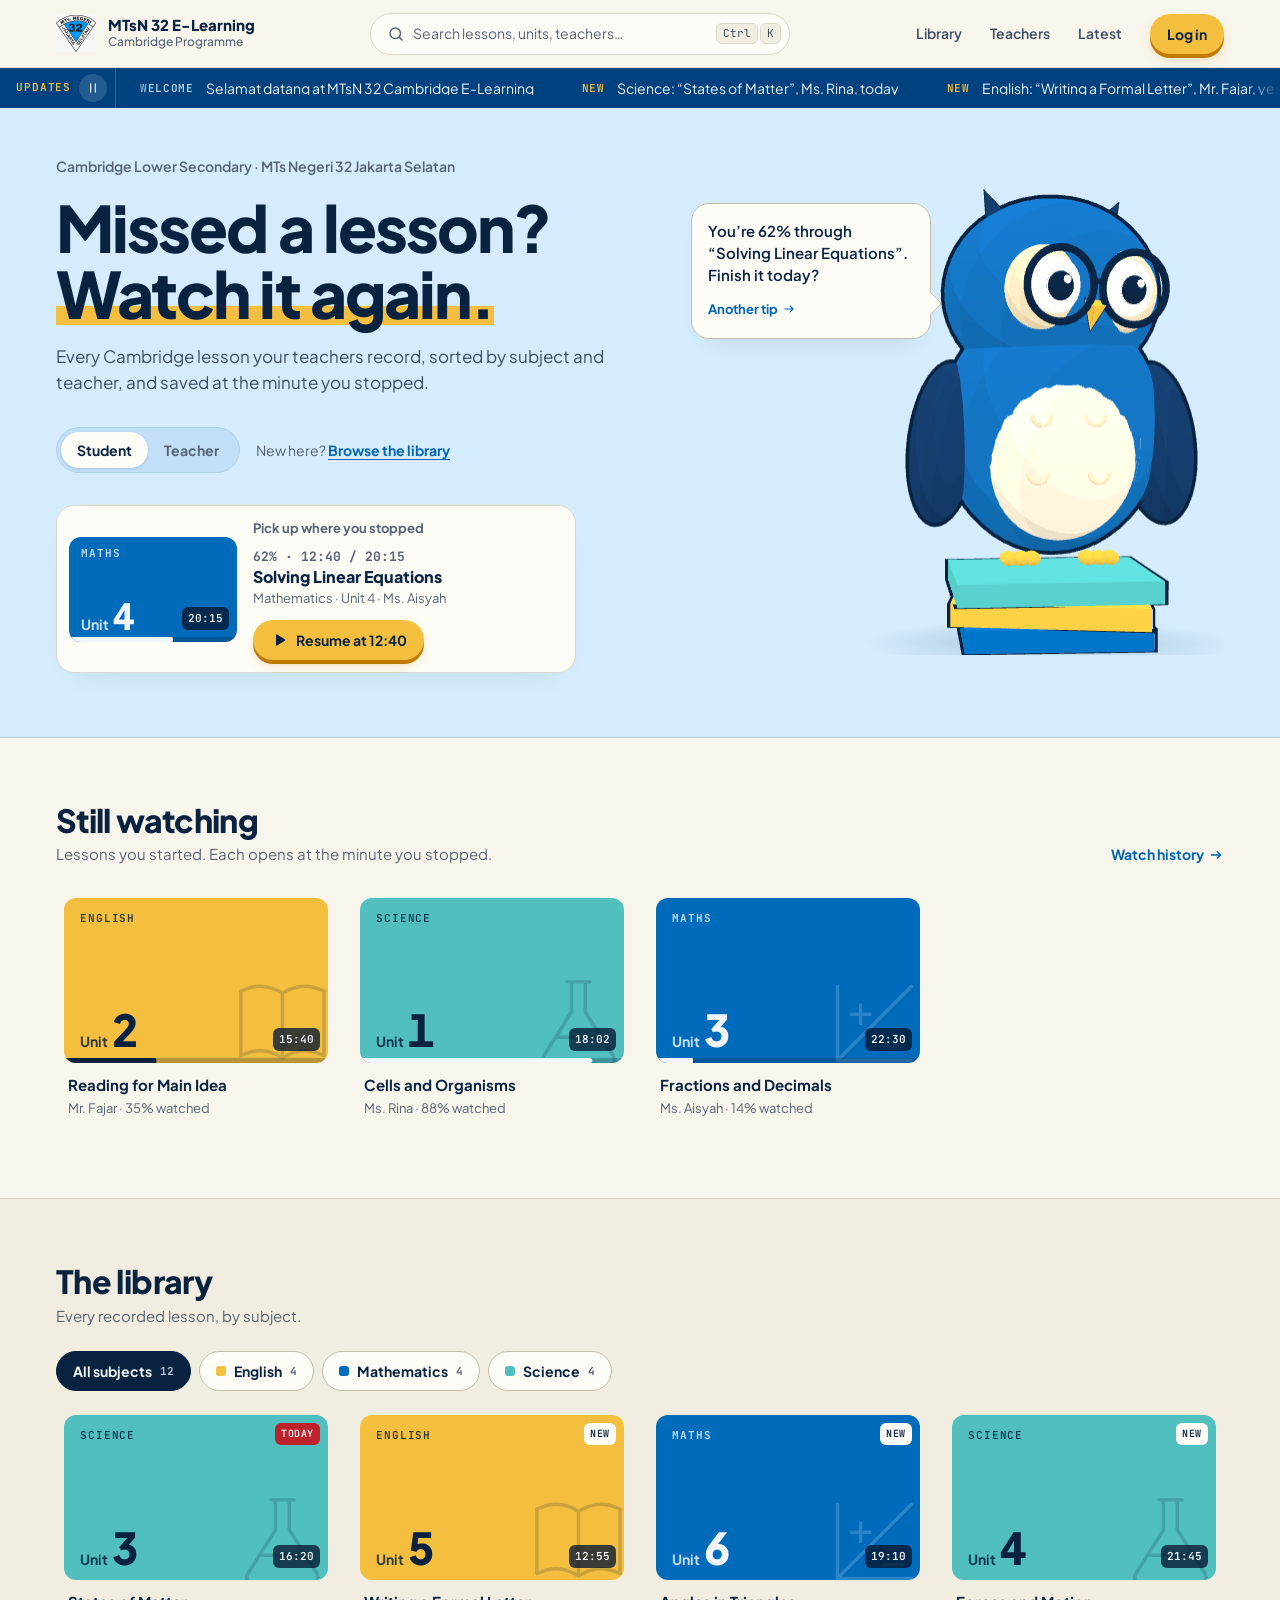
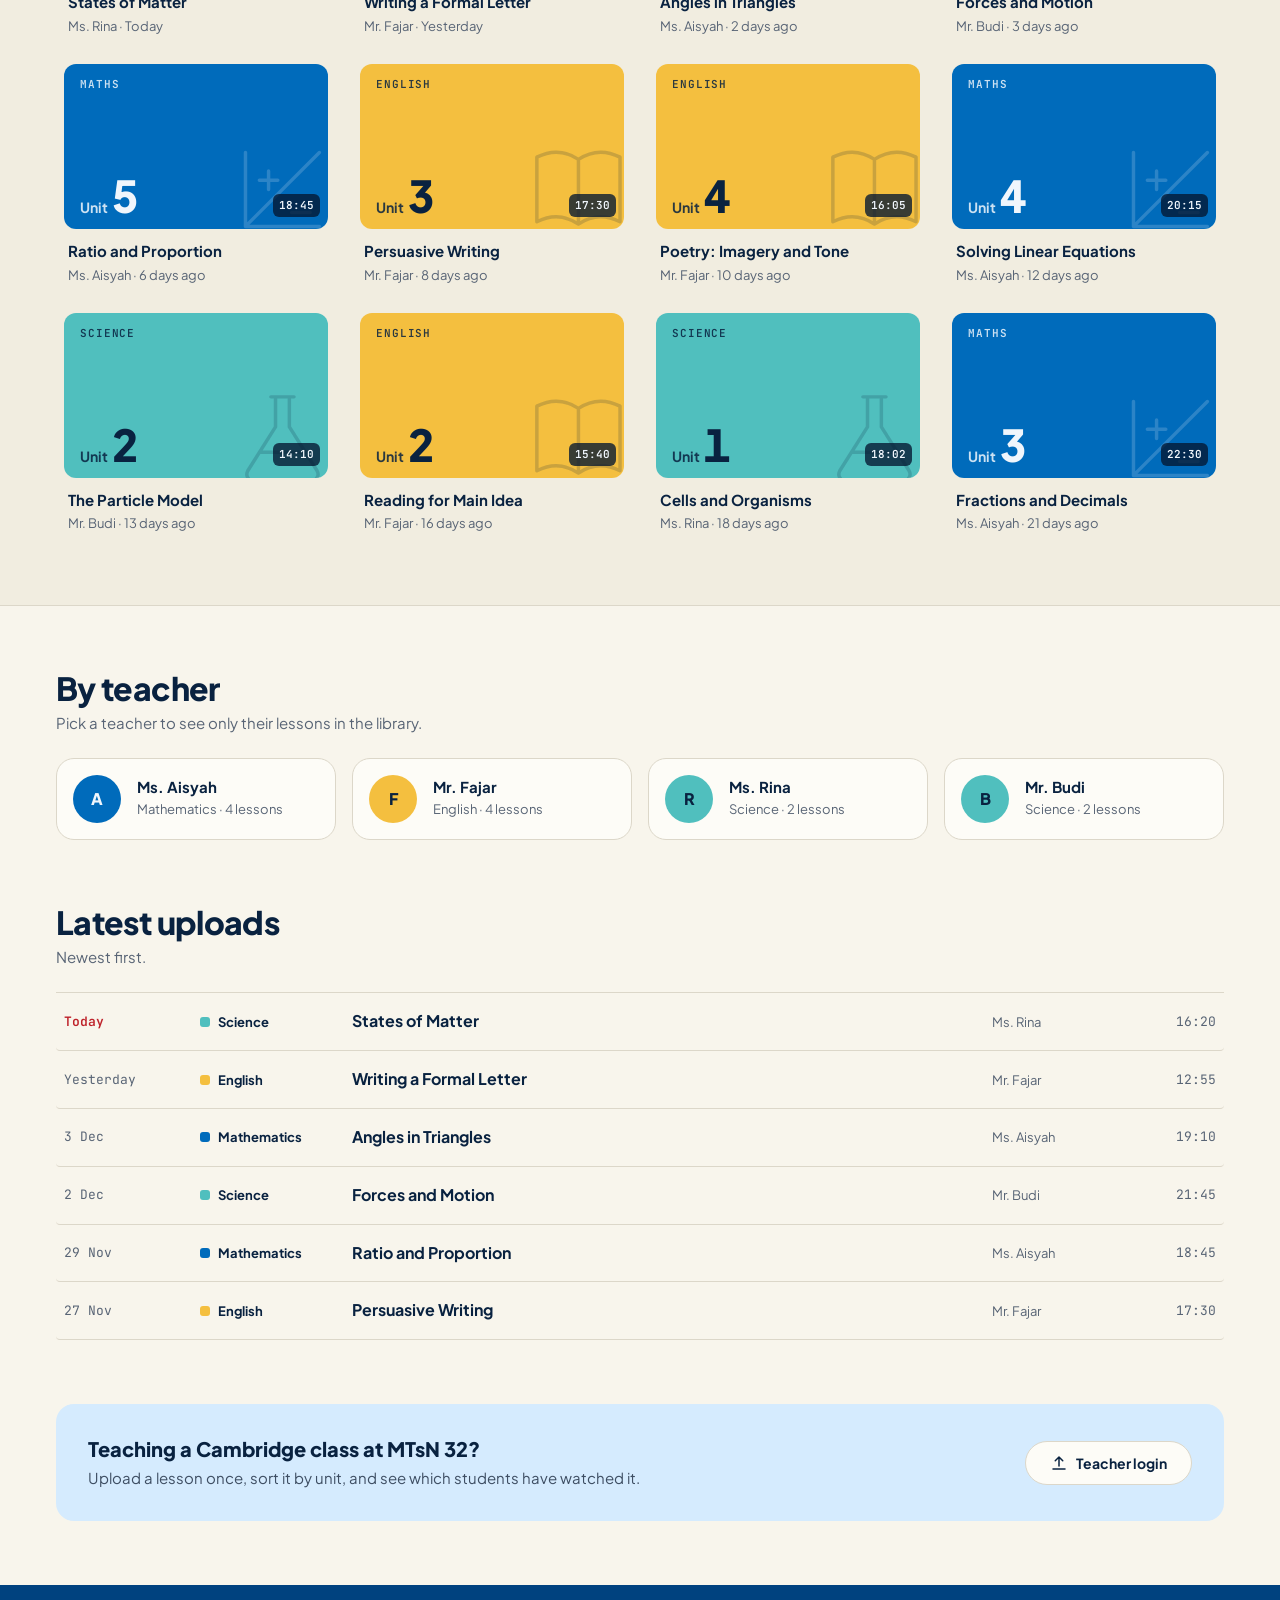
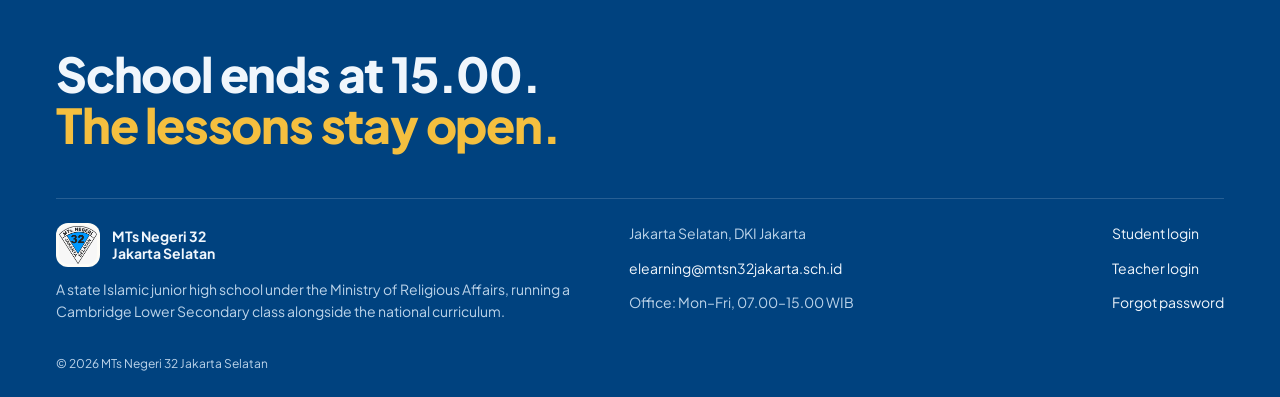
<file: index.html>
<!DOCTYPE html>
<html lang="en">
<head>
  <meta charset="UTF-8" />
  <meta name="viewport" content="width=device-width, initial-scale=1.0" />
  <title>Cambridge E-Learning | MTsN 32 Jakarta Selatan</title>
  <meta name="description" content="Recorded Cambridge Lower Secondary lessons from the teachers of MTs Negeri 32 Jakarta Selatan, sorted by subject and teacher." />
  <link rel="icon" href="assets/logo.png" />
  <link rel="preconnect" href="https://fonts.googleapis.com" />
  <link rel="preconnect" href="https://fonts.gstatic.com" crossorigin />
  <link href="https://fonts.googleapis.com/css2?family=Plus+Jakarta+Sans:wght@400;500;600;700;800&family=JetBrains+Mono:wght@500;600&display=swap" rel="stylesheet" />
  <link rel="stylesheet" href="tokens.css" />
  <style>
    /* Hallmark · genre: playful · macrostructure: Ecosystem Index · theme: custom (cream paper, light blue hero, deep blue running text + footer, navy text, gold action)
     * surfaces: resume · continue rail · library by subject · by teacher · latest list
     * enrichment: H9 custom centrepiece, Tier-D three.js owl mascot built from primitives (mascot.js), SVG fallback
     * nav: N13 inline search pill (+ running-text ticker) · footer: Ft5 statement
     * tone: soft/playful · audience: MTsN 32 Cambridge students (12–15), teachers · use: resume or find a lesson
     * pre-emit critique: P4 H5 E4 S5 R4 V5 · contrast: pass (40–41) · honest: pass (46) · mobile: pass (34, 49–57)
     */
    * { box-sizing: border-box; margin: 0; padding: 0; }
    html { scroll-behavior: smooth; overflow-x: clip; scroll-padding-top: calc(var(--nav-h) + var(--ticker-h) + var(--space-sm)); }
    body {
      font-family: var(--font-body); color: var(--color-ink); background: var(--color-paper);
      line-height: 1.55; overflow-x: clip; padding-top: calc(var(--nav-h) + var(--ticker-h));
    }
    a { color: inherit; text-decoration: none; }
    img { max-width: 100%; display: block; }
    button { font: inherit; color: inherit; }
    :focus-visible { outline: 2px solid var(--color-focus); outline-offset: 2px; }
    .shell { max-width: var(--shell); margin-inline: auto; padding-inline: var(--gutter); }
    .icon { width: 18px; height: 18px; flex-shrink: 0; fill: none; stroke: currentColor; stroke-width: 2; stroke-linecap: round; stroke-linejoin: round; }
    .icon-fill { fill: currentColor; stroke: none; }
    .mono { font-family: var(--font-mono); font-variant-numeric: tabular-nums; }
    .sr-only { position: absolute; width: 1px; height: 1px; overflow: hidden; clip-path: inset(50%); white-space: nowrap; }

    /* ============ BUTTONS ============ */
    .btn {
      display: inline-flex; align-items: center; justify-content: center; gap: var(--space-2xs);
      min-height: 44px; padding: 0 var(--space-md); border-radius: var(--radius-pill); border: 1px solid transparent;
      font-weight: 700; font-size: var(--text-sm); line-height: 1; white-space: nowrap; cursor: pointer;
      transition: transform var(--dur-fast) var(--ease-out), box-shadow var(--dur-fast) var(--ease-out),
                  background-color var(--dur-fast) var(--ease-out), border-color var(--dur-fast) var(--ease-out);
    }
    .btn[aria-disabled="true"], .btn:disabled { opacity: .55; cursor: not-allowed; }
    /* push: the one chunky primary action */
    .btn--push { background: var(--color-action); color: var(--color-ink); box-shadow: 0 4px 0 0 var(--color-action-deep), 0 6px 12px -3px var(--color-action-cast); }
    .btn--push:hover { transform: translateY(-2px); box-shadow: 0 6px 0 0 var(--color-action-deep), 0 12px 22px -4px var(--color-action-cast); }
    .btn--push:active { transform: translateY(3px); box-shadow: 0 1px 0 0 var(--color-action-deep), 0 2px 6px -2px var(--color-action-cast); transition-duration: 70ms; }
    .btn--soft { background: var(--color-card); border-color: var(--color-rule); color: var(--color-ink); }
    .btn--soft:hover { border-color: var(--color-rule-2); background: var(--color-paper-2); }
    .btn--soft:active { background: var(--color-paper-3); }
    .btn--sm { min-height: 40px; padding: 0 var(--space-sm); }
    .link {
      display: inline-flex; align-items: center; gap: var(--space-3xs); font-weight: 700; font-size: var(--text-sm);
      color: var(--color-accent-deep); white-space: nowrap; border-radius: 4px; text-underline-offset: 3px;
    }
    .link:hover { text-decoration: underline; text-decoration-thickness: 1px; }
    .link .icon { width: 16px; height: 16px; transition: transform var(--dur-fast) var(--ease-out); }
    .link:hover .icon { transform: translateX(3px); }

    /* ============ NAV · N13 inline search pill ============ */
    .nav {
      position: fixed; inset: 0 0 auto 0; z-index: 300; height: var(--nav-h);
      background: color-mix(in oklch, var(--color-paper) 94%, transparent); backdrop-filter: blur(10px);
      border-bottom: 1px solid var(--color-rule);
    }
    .nav .shell { height: 100%; display: flex; align-items: center; gap: var(--space-md); }
    .brand { display: flex; align-items: center; gap: var(--space-xs); flex-shrink: 0; border-radius: var(--radius-input); }
    .brand img { width: 40px; height: 40px; object-fit: contain; }
    .brand strong { display: block; font-size: 15px; font-weight: 800; line-height: 1.15; }
    .brand small { display: block; font-size: var(--text-xs); color: var(--color-muted); font-weight: 500; }
    .searchpill {
      flex: 1; max-width: 420px; margin-inline: auto; display: flex; align-items: center; gap: var(--space-2xs);
      height: 42px; padding: 0 var(--space-2xs) 0 var(--space-sm); border-radius: var(--radius-pill);
      background: var(--color-card); border: 1px solid var(--color-rule); color: var(--color-muted);
      font-size: var(--text-sm); cursor: pointer; text-align: left;
      transition: border-color var(--dur-fast) var(--ease-out), box-shadow var(--dur-fast) var(--ease-out);
    }
    .searchpill:hover { border-color: var(--color-rule-2); box-shadow: 0 4px 16px -10px var(--color-shadow); }
    .searchpill:active { background: var(--color-paper-2); }
    .searchpill span:first-of-type { flex: 1; white-space: nowrap; overflow: hidden; text-overflow: ellipsis; }
    .kbd { display: inline-flex; gap: 2px; }
    .kbd kbd {
      font-family: var(--font-mono); font-size: 11px; line-height: 1; padding: 4px 6px; border-radius: 6px;
      background: var(--color-paper-2); border: 1px solid var(--color-rule); color: var(--color-ink-2);
    }
    .nav-links { display: flex; align-items: center; gap: var(--space-3xs); list-style: none; }
    .nav-links a {
      display: block; padding: var(--space-2xs) var(--space-xs); border-radius: var(--radius-pill);
      font-size: var(--text-sm); font-weight: 600; color: var(--color-ink-2); white-space: nowrap; line-height: 1.3;
      transition: background-color var(--dur-fast) var(--ease-out), color var(--dur-fast) var(--ease-out);
    }
    .nav-links a:hover { background: var(--color-paper-2); color: var(--color-ink); }
    .nav-actions { display: flex; align-items: center; gap: var(--space-2xs); }
    .icon-btn {
      display: none; width: 44px; height: 44px; border-radius: var(--radius-pill); border: 1px solid var(--color-rule);
      background: var(--color-card); cursor: pointer; align-items: center; justify-content: center; flex-shrink: 0;
      transition: background-color var(--dur-fast) var(--ease-out);
    }
    .icon-btn:hover { background: var(--color-paper-2); }

    /* ============ RUNNING TEXT ============ */
    .ticker {
      position: fixed; top: var(--nav-h); left: 0; right: 0; z-index: 290; height: var(--ticker-h);
      background: var(--color-deep); color: var(--color-on-dark); display: flex; align-items: center; overflow: hidden;
    }
    .ticker :focus-visible { outline-color: var(--color-focus-dark); }
    .ticker-label {
      flex-shrink: 0; height: 100%; display: flex; align-items: center; gap: var(--space-2xs);
      padding: 0 var(--space-2xs) 0 var(--space-sm); font-family: var(--font-mono); font-size: 11px; font-weight: 600;
      letter-spacing: .08em; text-transform: uppercase; color: var(--color-action);
      border-right: 1px solid color-mix(in oklch, var(--color-on-dark) 18%, transparent);
    }
    .ticker-pause {
      width: 28px; height: 28px; border: 0; border-radius: var(--radius-pill); cursor: pointer; display: grid; place-items: center;
      background: color-mix(in oklch, var(--color-on-dark) 14%, transparent); color: var(--color-on-dark);
      transition: background-color var(--dur-fast) var(--ease-out);
    }
    .ticker-pause:hover { background: color-mix(in oklch, var(--color-on-dark) 26%, transparent); }
    .ticker-pause .icon { width: 14px; height: 14px; }
    .ticker-pause .i-play, .ticker.paused .ticker-pause .i-pause { display: none; }
    .ticker.paused .ticker-pause .i-play { display: block; }
    .ticker-track { flex: 1; overflow: hidden; mask-image: linear-gradient(90deg, transparent, black 3%, black 97%, transparent); }
    .ticker-move { display: flex; width: max-content; animation: ticker 60s linear infinite; }
    .ticker:hover .ticker-move, .ticker:focus-within .ticker-move, .ticker.paused .ticker-move { animation-play-state: paused; }
    .ticker-item { display: flex; align-items: center; gap: var(--space-xs); padding: 0 var(--space-md); font-size: var(--text-sm); white-space: nowrap; line-height: 1; }
    .ticker-item b { font-family: var(--font-mono); font-size: 11px; font-weight: 600; letter-spacing: .06em; text-transform: uppercase; color: var(--color-on-deep-2); }
    .ticker-item b.t-new { color: var(--color-action); }
    @keyframes ticker { to { transform: translateX(-50%); } }

    /* ============ HERO · positioning + featured resume ============ */
    .hero { padding-block: var(--space-xl) var(--space-2xl); background: var(--color-sky); border-bottom: 1px solid var(--color-sky-rule); }
    .hero .shell { display: grid; grid-template-columns: minmax(0, 11fr) minmax(0, 10fr); gap: var(--space-xl); align-items: center; }
    .hero-eyebrow { font-size: var(--text-sm); font-weight: 600; color: var(--color-muted); margin-bottom: var(--space-sm); }
    .hero h1 {
      font-size: var(--text-display); line-height: 1.04; font-weight: 800; letter-spacing: -.03em;
      overflow-wrap: anywhere; min-width: 0; text-wrap: balance;
    }
    .hl {
      background-image: linear-gradient(var(--color-action) 0 0); background-repeat: no-repeat;
      background-size: 100% 0.3em; background-position: 0 86%;
      -webkit-box-decoration-break: clone; box-decoration-break: clone;
    }
    .hero .lead { margin-top: var(--space-sm); font-size: 1.0625rem; color: var(--color-ink-2); max-width: 54ch; }
    .role-row { margin-top: var(--space-lg); display: flex; flex-wrap: wrap; align-items: center; gap: var(--space-sm); }
    .role-switch { display: inline-flex; padding: var(--space-3xs); border-radius: var(--radius-pill); background: var(--color-sky-2); border: 1px solid var(--color-sky-rule); }
    .role-switch button {
      border: 0; background: transparent; cursor: pointer; min-height: 36px; padding: 0 var(--space-sm);
      border-radius: var(--radius-pill); font-weight: 700; font-size: var(--text-sm); color: var(--color-muted); line-height: 1;
      transition: background-color var(--dur-fast) var(--ease-out), color var(--dur-fast) var(--ease-out);
    }
    .role-switch button:hover { color: var(--color-ink); }
    .role-switch button[aria-pressed="true"] { background: var(--color-card); color: var(--color-ink); box-shadow: 0 1px 3px var(--color-shadow); }
    .role-note { font-size: var(--text-sm); color: var(--color-muted); }
    .role-note a { color: var(--color-accent-deep); font-weight: 700; text-decoration: underline; text-underline-offset: 3px; text-decoration-thickness: 1px; }

    /* compact resume card under the headline */
    .resume {
      margin-top: var(--space-lg); display: grid; grid-template-columns: 168px minmax(0, 1fr); gap: var(--space-sm); align-items: center;
      background: var(--color-card); border: 1px solid var(--color-rule); border-radius: var(--radius-card); padding: var(--space-xs);
      max-width: 520px; box-shadow: 0 12px 32px -20px var(--color-shadow);
    }
    .resume .thumb { aspect-ratio: 16/10; padding: var(--space-2xs) var(--space-xs); }
    .resume .thumb .unit { font-size: 2.25rem; }
    .resume .thumb .glyph { display: none; }
    .resume-body { display: grid; gap: var(--space-xs); min-width: 0; }
    .resume-label { font-size: var(--text-xs); font-weight: 700; color: var(--color-muted); display: flex; gap: var(--space-2xs); flex-wrap: wrap; }
    .resume-body h2 { font-size: var(--text-md); line-height: 1.3; font-weight: 800; }
    .resume-body p { font-size: 13px; color: var(--color-muted); }
    .resume-body .btn { justify-self: start; }

    /* ============ OWL MASCOT (three.js, see mascot.js) ============ */
    .owl-stage { position: relative; height: 480px; display: grid; }
    .owl-stage canvas { width: 100% !important; height: 100% !important; display: block; cursor: pointer; touch-action: pan-y; }
    .owl-fallback { place-self: center; width: min(62%, 260px); height: auto; }
    .has-3d .owl-fallback { display: none; }
    .bubble {
      position: absolute; top: 6%; left: 0; max-width: 240px; z-index: 2;
      background: var(--color-card); border: 1px solid var(--color-rule-2); border-radius: var(--radius-card);
      padding: var(--space-sm); box-shadow: 0 12px 28px -16px var(--color-shadow);
      transition: opacity var(--dur-med) var(--ease-out), transform var(--dur-med) var(--ease-out);
    }
    .bubble::after { /* tail pointing at the owl */
      content: ""; position: absolute; right: -9px; bottom: 26px; width: 16px; height: 16px; background: var(--color-card);
      border-right: 1px solid var(--color-rule-2); border-bottom: 1px solid var(--color-rule-2); transform: rotate(-45deg); border-radius: 0 0 4px 0;
    }
    .bubble.swap { opacity: 0; transform: translateY(4px); }
    .bubble p { font-size: 15px; font-weight: 600; line-height: 1.45; color: var(--color-ink); }
    .bubble-more {
      margin-top: var(--space-xs); display: inline-flex; align-items: center; gap: var(--space-3xs); border: 0; background: none; cursor: pointer;
      font-size: 13px; font-weight: 700; color: var(--color-accent-deep); padding: 2px 0; border-radius: 4px; white-space: nowrap;
    }
    .bubble-more:hover { text-decoration: underline; text-underline-offset: 3px; }
    .bubble-more:active { color: var(--color-ink); }
    .bubble-more .icon { width: 14px; height: 14px; }

    /* ============ THUMBNAILS + CARDS ============ */
    .thumb {
      position: relative; aspect-ratio: 16/10; border-radius: var(--radius-thumb); overflow: hidden;
      background: var(--c); color: var(--t); padding: var(--space-xs) var(--space-sm);
      display: flex; flex-direction: column; justify-content: space-between;
    }
    .s-math { --c: var(--color-math); --t: var(--color-math-ink); }
    .s-eng  { --c: var(--color-eng);  --t: var(--color-eng-ink); }
    .s-sci  { --c: var(--color-sci);  --t: var(--color-sci-ink); }
    .thumb .code { font-family: var(--font-mono); font-size: 11px; font-weight: 600; letter-spacing: .08em; text-transform: uppercase; opacity: .85; }
    .thumb .unit { font-size: 2.75rem; font-weight: 800; line-height: .95; letter-spacing: -.04em; font-variant-numeric: tabular-nums; }
    .thumb .unit small { font-size: var(--text-sm); font-weight: 700; letter-spacing: 0; margin-right: var(--space-3xs); opacity: .85; }
    .thumb .glyph { position: absolute; right: -10px; bottom: -16px; width: 42%; aspect-ratio: 1; opacity: .18; fill: none; stroke: currentColor; stroke-width: 1.5; stroke-linecap: round; stroke-linejoin: round; }
    .thumb .dur {
      position: absolute; right: var(--space-2xs); bottom: var(--space-xs); font-family: var(--font-mono); font-size: 11px; font-weight: 600;
      background: color-mix(in oklch, var(--color-night) 78%, transparent); color: var(--color-on-dark); padding: 3px 6px; border-radius: 6px;
    }
    .thumb .bar { position: absolute; left: 0; right: 0; bottom: 0; height: 5px; background: color-mix(in oklch, var(--color-night) 25%, transparent); }
    .thumb .bar i {
      display: block; height: 100%; background: var(--color-on-dark); border-radius: 0 3px 3px 0;
      transform: scaleX(var(--p, 0)); transform-origin: left;
    }
    .motion .thumb .bar i { transform: scaleX(0); }
    .motion .thumb .bar.filled i { transform: scaleX(var(--p, 0)); transition: transform 700ms var(--ease-out) 150ms; }
    .s-eng .bar i { background: var(--color-ink); }
    .badge-new {
      position: absolute; right: var(--space-2xs); top: var(--space-2xs); font-family: var(--font-mono); font-size: 10px; font-weight: 600;
      letter-spacing: .06em; padding: 3px 6px; border-radius: 6px; background: var(--color-card); color: var(--color-ink);
    }
    .badge-new.today { background: var(--color-pop); color: var(--color-on-dark); }

    .card { display: block; border-radius: var(--radius-card); padding: var(--space-2xs); transition: background-color var(--dur-med) var(--ease-out), transform var(--dur-med) var(--ease-out); }
    .card:hover { background: var(--color-card); transform: translateY(-3px); }
    .card:active { transform: translateY(0); }
    .card h3 { font-size: 15px; font-weight: 700; line-height: 1.3; margin-top: var(--space-xs); padding-inline: var(--space-3xs); }
    .card .meta { font-size: 13px; color: var(--color-muted); margin-top: var(--space-3xs); padding-inline: var(--space-3xs); }
    .card { position: relative; }
    .card.flash { animation: flash 1.2s var(--ease-out); }
    @keyframes flash { 0%, 40% { background: var(--color-action-tint); } 100% { background: transparent; } }
    /* found by search: a two-beat gold ring */
    .card.flash::after {
      content: ""; position: absolute; inset: 0; border-radius: inherit; pointer-events: none;
      box-shadow: 0 0 0 3px var(--color-action); opacity: 0;
      animation: ring 600ms var(--ease-out) 2;
    }
    @keyframes ring { 0% { opacity: 0; transform: scale(1.06); } 35% { opacity: 1; } 100% { opacity: 0; transform: scale(1); } }

    /* ============ MOTION (only when it tells the student something) ============ */
    /* hero arrives once per page load */
    @keyframes rise { from { opacity: 0; transform: translateY(12px); } }
    .rise { animation: rise 420ms var(--ease-out) both; animation-delay: calc(var(--i, 0) * 70ms); }
    .owl-stage.rise { animation-duration: 500ms; animation-delay: 200ms; }
    /* lesson cards settle when a filter changes */
    .grid.leaving > * { opacity: 0; transform: translateY(-4px); transition: opacity 120ms var(--ease-out), transform 120ms var(--ease-out); }
    @keyframes settle { from { opacity: 0; transform: translateY(8px); } }
    @keyframes fade { from { opacity: 0; } }
    .grid.entering > * { animation: settle 260ms var(--ease-out) both; animation-delay: calc(var(--i, 0) * 30ms); }

    /* ============ SECTIONS ============ */
    .section { padding-block: var(--space-2xl); }
    .band { background: var(--color-paper-2); border-block: 1px solid var(--color-rule); }
    .rail-head { display: flex; justify-content: space-between; align-items: flex-end; gap: var(--space-sm); flex-wrap: wrap; margin-bottom: var(--space-md); }
    .rail-head h2 { font-size: var(--text-2xl); font-weight: 800; letter-spacing: -.02em; line-height: 1.15; }
    .rail-head p { color: var(--color-muted); font-size: 15px; margin-top: var(--space-3xs); }

    /* Continue rail: horizontal, snaps */
    .rail {
      display: grid; grid-auto-flow: column; grid-auto-columns: minmax(240px, calc((100% - 3 * var(--space-sm)) / 4));
      gap: var(--space-sm); overflow-x: auto; scroll-snap-type: x mandatory; padding-bottom: var(--space-2xs);
      margin-inline: calc(var(--space-2xs) * -1); padding-inline: var(--space-2xs); scrollbar-width: thin;
    }
    .rail > * { scroll-snap-align: start; }

    /* Library: subject tabs + teacher filter */
    .tabs { display: flex; gap: var(--space-2xs); flex-wrap: wrap; margin-bottom: var(--space-sm); }
    .tab {
      display: inline-flex; align-items: center; gap: var(--space-2xs); min-height: 40px; padding: 0 var(--space-sm);
      border-radius: var(--radius-pill); border: 1px solid var(--color-rule-2); background: var(--color-card);
      font-weight: 700; font-size: var(--text-sm); cursor: pointer; white-space: nowrap; line-height: 1;
      transition: background-color var(--dur-fast) var(--ease-out), border-color var(--dur-fast) var(--ease-out), color var(--dur-fast) var(--ease-out);
    }
    .tab:hover { border-color: var(--color-ink-2); }
    .tab .dot { width: 10px; height: 10px; border-radius: 3px; background: var(--c); }
    .tab .count { font-family: var(--font-mono); font-size: 11px; color: var(--color-muted); }
    .tab[aria-selected="true"] { background: var(--color-ink); border-color: var(--color-ink); color: var(--color-on-dark); }
    .tab[aria-selected="true"] .count { color: var(--color-on-dark-2); }
    .filter-chip {
      display: inline-flex; align-items: center; gap: var(--space-2xs); min-height: 36px; padding: 0 var(--space-2xs) 0 var(--space-sm);
      border-radius: var(--radius-pill); background: var(--color-accent-tint); color: var(--color-accent-deep);
      font-size: var(--text-sm); font-weight: 700; border: 0; cursor: pointer; margin-bottom: var(--space-sm); line-height: 1;
      transition: background-color var(--dur-fast) var(--ease-out);
    }
    .filter-chip:hover { background: color-mix(in oklch, var(--color-accent-tint) 70%, var(--color-accent)); }
    .filter-chip .icon { width: 16px; height: 16px; }
    .grid { display: grid; grid-template-columns: repeat(4, minmax(0, 1fr)); gap: var(--space-xs) var(--space-sm); }
    .empty { grid-column: 1 / -1; padding: var(--space-xl) var(--space-md); border: 1px dashed var(--color-rule-2); border-radius: var(--radius-card); text-align: center; }
    .empty p { color: var(--color-muted); margin: var(--space-3xs) 0 var(--space-sm); }

    /* By teacher */
    .teachers { display: grid; grid-template-columns: repeat(4, minmax(0, 1fr)); gap: var(--space-sm); list-style: none; }
    .teacher {
      width: 100%; display: flex; align-items: center; gap: var(--space-sm); padding: var(--space-sm);
      border-radius: var(--radius-card); border: 1px solid var(--color-rule); background: var(--color-card);
      cursor: pointer; text-align: left;
      transition: border-color var(--dur-fast) var(--ease-out), transform var(--dur-med) var(--ease-out);
    }
    .teacher:hover { border-color: var(--color-rule-2); transform: translateY(-2px); }
    .teacher:active { transform: none; }
    .teacher[aria-pressed="true"] { border-color: var(--color-ink); box-shadow: inset 0 0 0 1px var(--color-ink); }
    .avatar {
      width: 48px; height: 48px; border-radius: 50%; display: grid; place-items: center; flex-shrink: 0;
      background: var(--c); color: var(--t); font-weight: 800; font-size: var(--text-md);
    }
    .teacher strong { display: block; font-size: 15px; line-height: 1.25; }
    .teacher-sub { font-size: 13px; color: var(--color-muted); }

    /* Latest: dense list */
    .latest { list-style: none; border-top: 1px solid var(--color-rule); }
    .latest a {
      display: grid; grid-template-columns: 7.5rem 8.5rem minmax(0, 1fr) 9rem 4rem; gap: var(--space-sm); align-items: center;
      padding: var(--space-sm) var(--space-2xs); border-bottom: 1px solid var(--color-rule); border-radius: 4px;
      transition: background-color var(--dur-fast) var(--ease-out);
    }
    .latest a:hover { background: var(--color-paper-2); }
    .latest .when { font-size: 13px; color: var(--color-muted); }
    .latest .when.today { color: var(--color-pop); font-weight: 600; }
    .latest .subj { display: inline-flex; align-items: center; gap: var(--space-2xs); font-size: 13px; font-weight: 700; }
    .latest .subj::before { content: ""; width: 10px; height: 10px; border-radius: 3px; background: var(--c); }
    .latest .title { font-weight: 700; min-width: 0; }
    .latest .who { font-size: 13px; color: var(--color-muted); }
    .latest .len { font-size: 13px; color: var(--color-muted); text-align: right; }

    /* Teacher band */
    .teach-band { background: var(--color-accent-tint); border-radius: var(--radius-card); padding: var(--space-lg); display: flex; align-items: center; justify-content: space-between; gap: var(--space-md); flex-wrap: wrap; }
    .teach-band h2 { font-size: var(--text-lg); font-weight: 800; line-height: 1.3; }
    .teach-band p { color: var(--color-ink-2); font-size: 15px; margin-top: var(--space-3xs); max-width: 60ch; }

    /* ============ FOOTER · Ft5 statement ============ */
    footer { background: var(--color-deep); color: var(--color-on-deep-2); padding-block: var(--space-2xl) var(--space-md); }
    footer :focus-visible { outline-color: var(--color-focus-dark); }
    .foot-line { font-size: clamp(1.75rem, 1rem + 3vw, 3rem); line-height: 1.05; font-weight: 800; letter-spacing: -.025em; color: var(--color-on-dark); max-width: 22ch; text-wrap: balance; }
    .foot-line span { color: var(--color-action); }
    .foot-meta { margin-top: var(--space-xl); padding-top: var(--space-md); border-top: 1px solid color-mix(in oklch, var(--color-on-dark) 16%, transparent); display: grid; grid-template-columns: minmax(0, 1.2fr) minmax(0, 1fr) auto; gap: var(--space-lg); font-size: var(--text-sm); }
    .foot-brand { display: flex; gap: var(--space-xs); align-items: center; }
    .foot-brand img { width: 44px; height: 44px; background: var(--color-card); border-radius: var(--radius-input); padding: 3px; }
    .foot-brand strong { color: var(--color-on-dark); display: block; line-height: 1.25; }
    .foot-meta p { margin-top: var(--space-xs); max-width: 52ch; }
    .foot-contact { display: grid; gap: var(--space-3xs); }
    .foot-contact a { color: var(--color-on-dark); overflow-wrap: anywhere; }
    .foot-contact a:hover, .foot-links a:hover { text-decoration: underline; text-underline-offset: 3px; }
    .foot-links { list-style: none; display: grid; gap: var(--space-3xs); }
    .foot-links a { white-space: nowrap; color: var(--color-on-dark); }
    .foot-copy { margin-top: var(--space-lg); font-size: var(--text-xs); }

    /* ============ MINI OWL DOCK (bottom-right, appears once the hero owl scrolls away) ============ */
    .owl-dock {
      position: fixed; right: var(--space-sm); bottom: var(--space-sm); z-index: 400;
      display: flex; flex-direction: column; align-items: flex-end; gap: var(--space-2xs);
      pointer-events: none; opacity: 0; transform: translateY(16px); visibility: hidden;
      transition: opacity var(--dur-med) var(--ease-out), transform var(--dur-med) var(--ease-out), visibility var(--dur-med);
    }
    .owl-dock.show { opacity: 1; transform: none; visibility: visible; transition: opacity var(--dur-med) var(--ease-out), transform var(--dur-med) var(--ease-out), visibility 0s; }
    .owl-dock.show > * { pointer-events: auto; }
    .dock-bubble {
      position: relative; width: min(224px, calc(100vw - 2 * var(--space-sm)));
      background: var(--color-card); border: 1px solid var(--color-rule-2); border-radius: var(--radius-card);
      padding: var(--space-xs) var(--space-lg) var(--space-xs) var(--space-xs); box-shadow: 0 12px 24px -14px var(--color-shadow);
      opacity: 0; transform: translateY(6px) scale(.98); transform-origin: bottom right; visibility: hidden;
      transition: opacity var(--dur-med) var(--ease-out), transform var(--dur-med) var(--ease-out), visibility var(--dur-med);
    }
    .dock-bubble.open { opacity: 1; transform: none; visibility: visible; transition: opacity var(--dur-med) var(--ease-out), transform var(--dur-med) var(--ease-out), visibility 0s; }
    .dock-bubble::after { /* tail pointing down at the owl */
      content: ""; position: absolute; right: 62px; bottom: -7px; width: 12px; height: 12px; background: var(--color-card);
      border-right: 1px solid var(--color-rule-2); border-bottom: 1px solid var(--color-rule-2); transform: rotate(45deg); border-radius: 0 0 4px 0;
    }
    .dock-bubble .kicker { font-size: 11px; font-weight: 700; color: var(--color-accent-deep); }
    .dock-bubble p { font-size: 13px; font-weight: 600; line-height: 1.4; margin-top: 2px; }
    .dock-bubble .row { display: flex; gap: var(--space-sm); margin-top: var(--space-2xs); align-items: center; }
    .dock-bubble .bubble-more { margin-top: 0; font-size: 12px; }
    .dock-close {
      position: absolute; top: var(--space-3xs); right: var(--space-3xs); width: 28px; height: 28px; border: 0; border-radius: 50%;
      background: transparent; color: var(--color-muted); cursor: pointer; display: grid; place-items: center;
      transition: background-color var(--dur-fast) var(--ease-out), color var(--dur-fast) var(--ease-out);
    }
    .dock-close:hover { background: var(--color-paper-2); color: var(--color-ink); }
    .dock-close .icon { width: 16px; height: 16px; }
    .dock-btn { /* no frame: the owl sits on its branch in the corner */
      position: relative; width: 150px; height: 126px; border: 0; padding: 0; cursor: pointer; background: transparent;
      border-radius: var(--radius-card); filter: drop-shadow(0 8px 10px var(--color-shadow));
      transition: transform var(--dur-fast) var(--ease-out);
    }
    .dock-btn:hover { transform: translateY(-2px); }
    .dock-btn:active { transform: translateY(1px); }
    .dock-btn canvas { width: 100% !important; height: 100% !important; display: block; }
    .dock-btn .owl-fallback { width: 100%; height: 100%; display: block; }
    .has-3d .owl-fallback { display: none; }
    .dock-dot { /* unread tip */
      position: absolute; top: 10px; right: 46px; width: 12px; height: 12px; border-radius: 50%;
      background: var(--color-pop); border: 2px solid var(--color-card); display: none;
    }
    .owl-dock.unread .dock-dot { display: block; }

    /* ============ SEARCH MODAL ============ */
    .cmdk { position: fixed; inset: 0; z-index: 700; visibility: hidden; opacity: 0; transition: opacity var(--dur-med) var(--ease-out), visibility var(--dur-med); }
    .cmdk.open { visibility: visible; opacity: 1; transition: opacity var(--dur-med) var(--ease-out), visibility 0s; }
    .cmdk-scrim { position: absolute; inset: 0; background: var(--color-scrim); }
    .cmdk-panel {
      position: absolute; top: 12vh; left: 50%; width: min(600px, 100% - 2 * var(--gutter)); transform: translate(-50%, -8px);
      background: var(--color-card); border-radius: var(--radius-card); box-shadow: 0 24px 60px -20px var(--color-shadow);
      overflow: hidden; transition: transform var(--dur-med) var(--ease-out);
    }
    .cmdk.open .cmdk-panel { transform: translate(-50%, 0); }
    .cmdk-field { display: flex; align-items: center; gap: var(--space-xs); padding: 0 var(--space-sm); border-bottom: 1px solid var(--color-rule); }
    .cmdk-field .icon { color: var(--color-muted); }
    .cmdk-field input { flex: 1; height: 56px; border: 0; background: transparent; font: inherit; font-size: var(--text-md); color: var(--color-ink); outline: none; }
    .cmdk-field:focus-within { box-shadow: inset 0 -2px 0 var(--color-focus); }
    .cmdk-results { max-height: min(56vh, 420px); overflow-y: auto; padding: var(--space-2xs); list-style: none; }
    .cmdk-results li a { display: flex; align-items: center; gap: var(--space-xs); padding: var(--space-xs); border-radius: var(--radius-input); }
    .cmdk-results li a .dot { width: 10px; height: 10px; border-radius: 3px; background: var(--c); flex-shrink: 0; }
    .cmdk-results li a strong { font-size: 15px; display: block; line-height: 1.3; }
    .cmdk-results li a span { font-size: 13px; color: var(--color-muted); }
    .cmdk-results li a[aria-selected="true"], .cmdk-results li a:hover { background: var(--color-paper-2); }
    .cmdk-empty { padding: var(--space-lg) var(--space-sm); text-align: center; color: var(--color-muted); font-size: var(--text-sm); }
    .cmdk-foot { display: flex; gap: var(--space-md); padding: var(--space-xs) var(--space-sm); border-top: 1px solid var(--color-rule); font-size: var(--text-xs); color: var(--color-muted); }
    .cmdk-foot span { display: inline-flex; align-items: center; gap: var(--space-3xs); }

    /* ============ RESPONSIVE ============ */
    @media (max-width: 1024px) {
      .grid, .teachers { grid-template-columns: repeat(2, minmax(0, 1fr)); }
      .latest a { grid-template-columns: 6.5rem minmax(0, 1fr) 4rem; }
      .latest .subj, .latest .who { display: none; }
      .foot-meta { grid-template-columns: minmax(0, 1fr) minmax(0, 1fr); }
      .foot-meta > :first-child { grid-column: 1 / -1; }
    }
    @media (max-width: 900px) {
      :root { --nav-h: 64px; }
      .searchpill { display: none; }
      .icon-btn { display: inline-flex; }
      .nav .shell { gap: var(--space-2xs); }
      .brand { margin-right: auto; }
      .nav-panel {
        position: fixed; top: var(--nav-h); left: 0; right: 0; z-index: 310; background: var(--color-paper);
        border-bottom: 1px solid var(--color-rule); padding: var(--space-xs) var(--gutter) var(--space-md);
        box-shadow: 0 20px 32px -12px var(--color-shadow);
        transform: translateY(-8px); opacity: 0; visibility: hidden;
        transition: transform var(--dur-med) var(--ease-out), opacity var(--dur-med) var(--ease-out), visibility var(--dur-med);
      }
      .menu-open .nav-panel { transform: none; opacity: 1; visibility: visible; }
      .nav-links { flex-direction: column; align-items: stretch; margin-bottom: var(--space-xs); }
      .nav-links a { padding: var(--space-xs); font-size: 15px; border-radius: var(--radius-input); }
      .nav-actions .btn { flex: 1; }
      .hero .shell { grid-template-columns: minmax(0, 1fr); gap: var(--space-md); }
      .owl-stage { height: 360px; order: -1; }
      .bubble { top: 2%; max-width: 230px; }
      .hero { padding-block: var(--space-lg) var(--space-xl); }
    }
    @media (min-width: 901px) {
      .nav-panel { display: flex; align-items: center; gap: var(--space-sm); }
    }
    @media (max-width: 560px) {
      .brand small, .ticker-label .txt, .resume-label .mono { display: none; }
      .owl-stage { height: 300px; }
      .bubble { max-width: 60%; padding: var(--space-xs); }
      .bubble p { font-size: 14px; }
      .resume { grid-template-columns: 112px minmax(0, 1fr); }
      .resume .thumb .unit { font-size: 1.75rem; }
      .latest a { grid-template-columns: 5.25rem minmax(0, 1fr) 3.5rem; gap: var(--space-xs); }
      .brand strong { font-size: 14px; }
      .grid { grid-template-columns: repeat(2, minmax(0, 1fr)); gap: var(--space-2xs); }
      .grid .thumb .unit { font-size: 2rem; }
      .grid .thumb .glyph { display: none; }
      .card { padding: var(--space-3xs); }
      .card h3 { font-size: 14px; }
      .teachers { grid-template-columns: minmax(0, 1fr); }
      .rail { grid-auto-columns: 72%; }
      .section { padding-block: var(--space-xl); }
      .teach-band { padding: var(--space-md); }
      .teach-band .btn { width: 100%; }
      .foot-meta { grid-template-columns: minmax(0, 1fr); gap: var(--space-md); }
      .cmdk-panel { top: var(--space-sm); }
      .cmdk-foot { display: none; }
    }
    @media (max-width: 374px) {
      .brand img { width: 34px; height: 34px; }
      .brand strong { font-size: 13px; }
      .icon-btn { width: 40px; height: 40px; }
    }
    @media (max-width: 560px) {
      .dock-btn { width: 118px; height: 100px; }
      .owl-dock { right: var(--space-xs); bottom: var(--space-xs); }
    }
    @media (prefers-reduced-motion: reduce) {
      html { scroll-behavior: auto; }
      .ticker-move { animation: none; }
      .ticker-track { overflow-x: auto; mask-image: none; }
      .ticker-pause { display: none; }
      .card.flash { animation: none; background: var(--color-action-tint); }
      .card.flash::after { animation: none; opacity: 1; }
      .rise, .owl-stage.rise, .grid.entering > * { animation: fade 150ms linear both; animation-delay: 0ms; }
      .grid.leaving > * { opacity: 1; transform: none; }
      .motion .thumb .bar i { transform: scaleX(var(--p, 0)); }
      *, *::before, *::after { transition-duration: 0s !important; }
      .btn--push:hover, .btn--push:active, .card:hover, .teacher:hover, .link:hover .icon { transform: none; }
    }
  </style>
</head>
<body>

  <!-- One icon set, drawn once -->
  <svg width="0" height="0" style="position:absolute" aria-hidden="true">
    <symbol id="i-play" viewBox="0 0 24 24"><path d="M8 5.5v13a1 1 0 0 0 1.5.86l10.2-6.5a1 1 0 0 0 0-1.72L9.5 4.64A1 1 0 0 0 8 5.5z"/></symbol>
    <symbol id="i-pause" viewBox="0 0 24 24"><path d="M8 5v14M16 5v14"/></symbol>
    <symbol id="i-search" viewBox="0 0 24 24"><circle cx="11" cy="11" r="7"/><path d="m20 20-3.5-3.5"/></symbol>
    <symbol id="i-arrow" viewBox="0 0 24 24"><path d="M5 12h14m-5-5 5 5-5 5"/></symbol>
    <symbol id="i-x" viewBox="0 0 24 24"><path d="M6 6l12 12M18 6 6 18"/></symbol>
    <symbol id="i-menu" viewBox="0 0 24 24"><path d="M4 7h16M4 12h16M4 17h16"/></symbol>
    <symbol id="i-upload" viewBox="0 0 24 24"><path d="M12 16V4m0 0-5 5m5-5 5 5M4 20h16"/></symbol>
    <symbol id="g-math" viewBox="0 0 48 48"><path d="M8 40 40 8M8 8v32h32M14 20h8M18 16v8M28 34h8"/></symbol>
    <symbol id="g-eng" viewBox="0 0 48 48"><path d="M6 10c6-3 12-3 18 1 6-4 12-4 18-1v28c-6-3-12-3-18 1-6-4-12-4-18-1zM24 11v28"/></symbol>
    <symbol id="g-sci" viewBox="0 0 48 48"><path d="M19 6h10M21 6v13L9 38a3 3 0 0 0 2.6 4.5h24.8A3 3 0 0 0 39 38L27 19V6M14 30h20"/></symbol>
  </svg>

  <!-- ================= NAV ================= -->
  <header class="nav">
    <div class="shell">
      <a href="#" class="brand" aria-label="MTsN 32 E-Learning, home">
        <img src="assets/logo.png" alt="" />
        <span><strong>MTsN 32 E-Learning</strong><small>Cambridge Programme</small></span>
      </a>

      <button class="searchpill" id="searchPill" type="button" aria-haspopup="dialog">
        <svg class="icon" aria-hidden="true"><use href="#i-search"/></svg>
        <span>Search lessons, units, teachers…</span>
        <span class="kbd" aria-hidden="true"><kbd>Ctrl</kbd><kbd>K</kbd></span>
      </button>

      <button class="icon-btn" id="searchIcon" type="button" aria-label="Search lessons" aria-haspopup="dialog"><svg class="icon" aria-hidden="true"><use href="#i-search"/></svg></button>
      <button class="icon-btn" id="menuToggle" type="button" aria-label="Open menu" aria-expanded="false" aria-controls="navPanel"><svg class="icon" aria-hidden="true"><use href="#i-menu"/></svg></button>

      <nav class="nav-panel" id="navPanel" aria-label="Main">
        <ul class="nav-links">
          <li><a href="#library">Library</a></li>
          <li><a href="#teachers">Teachers</a></li>
          <li><a href="#latest">Latest</a></li>
        </ul>
        <div class="nav-actions">
          <a href="login.html" class="btn btn--push btn--sm">Log in</a>
        </div>
      </nav>
    </div>
  </header>

  <!-- ================= RUNNING TEXT ================= -->
  <div class="ticker" id="ticker" role="region" aria-label="Announcements">
    <div class="ticker-label">
      <span class="txt">Updates</span>
      <button class="ticker-pause" id="tickerPause" type="button" aria-label="Pause announcements" aria-pressed="false">
        <svg class="icon i-pause" aria-hidden="true"><use href="#i-pause"/></svg>
        <svg class="icon icon-fill i-play" aria-hidden="true"><use href="#i-play"/></svg>
      </button>
    </div>
    <div class="ticker-track"><div class="ticker-move" id="tickerMove"></div></div>
  </div>

  <main>
    <!-- ================= HERO ================= -->
    <section class="hero">
      <div class="shell">
        <div>
          <p class="hero-eyebrow rise" style="--i:0">Cambridge Lower Secondary · MTs Negeri 32 Jakarta Selatan</p>
          <h1 class="rise" style="--i:1">Missed a lesson? <span class="hl">Watch it again.</span></h1>
          <p class="lead rise" style="--i:2" id="heroLead">Every Cambridge lesson your teachers record, sorted by subject and teacher, and saved at the minute you stopped.</p>
          <div class="role-row rise" style="--i:3">
            <div class="role-switch" role="group" aria-label="I am a">
              <button type="button" data-role="student" aria-pressed="true">Student</button>
              <button type="button" data-role="teacher" aria-pressed="false">Teacher</button>
            </div>
            <p class="role-note" id="roleNote" aria-live="polite"></p>
          </div>

          <article class="resume rise" style="--i:4" aria-labelledby="resumeTitle">
            <a href="#" id="resumeThumbLink" tabindex="-1" aria-hidden="true"><div class="thumb" id="resumeThumb"></div></a>
            <div class="resume-body">
              <div>
                <p class="resume-label"><span>Pick up where you stopped</span><span class="mono" id="resumeWhen"></span></p>
                <h2 id="resumeTitle"></h2>
                <p id="resumeMeta"></p>
              </div>
              <a href="#" class="btn btn--push btn--sm" id="resumeBtn"><svg class="icon icon-fill" aria-hidden="true"><use href="#i-play"/></svg><span></span></a>
            </div>
          </article>
        </div>

        <div class="owl-stage rise" id="owlStage">
          <div class="bubble" id="owlBubble">
            <p id="owlSays" aria-live="polite"></p>
            <button class="bubble-more" id="owlMore" type="button">Another tip <svg class="icon" aria-hidden="true"><use href="#i-arrow"/></svg></button>
          </div>
          <!-- Static owl if WebGL is unavailable; mascot.js hides it once the 3D owl draws -->
          <svg class="owl-fallback" viewBox="0 0 200 220" role="img" aria-label="The e-learning owl, wearing round glasses">
            <ellipse cx="100" cy="130" rx="70" ry="78" fill="var(--color-owl-body)"/>
            <ellipse cx="100" cy="150" rx="46" ry="52" fill="var(--color-owl-belly)"/>
            <path d="M44 70 58 34 78 62ZM156 70 142 34 122 62Z" fill="var(--color-owl-body)"/>
            <circle cx="76" cy="92" r="24" fill="var(--color-card)"/><circle cx="124" cy="92" r="24" fill="var(--color-card)"/>
            <circle cx="78" cy="94" r="10" fill="var(--color-ink)"/><circle cx="122" cy="94" r="10" fill="var(--color-ink)"/>
            <circle cx="76" cy="92" r="27" fill="none" stroke="var(--color-ink)" stroke-width="4"/><circle cx="124" cy="92" r="27" fill="none" stroke="var(--color-ink)" stroke-width="4"/>
            <path d="M92 110h16l-8 14z" fill="var(--color-action)"/>
          </svg>
        </div>

      </div>
    </section>

    <!-- ================= CONTINUE ================= -->
    <section class="section" id="continue" aria-labelledby="continueH">
      <div class="shell">
        <div class="rail-head">
          <div><h2 id="continueH">Still watching</h2><p>Lessons you started. Each opens at the minute you stopped.</p></div>
          <a href="#" class="link">Watch history <svg class="icon" aria-hidden="true"><use href="#i-arrow"/></svg></a>
        </div>
        <div class="rail" id="continueRail"></div>
      </div>
    </section>

    <!-- ================= LIBRARY ================= -->
    <section class="section band" id="library" aria-labelledby="libraryH">
      <div class="shell">
        <div class="rail-head">
          <div><h2 id="libraryH">The library</h2><p>Every recorded lesson, by subject.</p></div>
        </div>
        <div class="tabs" role="tablist" aria-label="Subject" id="subjectTabs"></div>
        <div id="teacherFilter"></div>
        <div class="grid" id="libraryGrid" role="tabpanel" aria-labelledby="libraryH"></div>
      </div>
    </section>

    <!-- ================= TEACHERS ================= -->
    <section class="section" id="teachers" aria-labelledby="teachersH">
      <div class="shell">
        <div class="rail-head">
          <div><h2 id="teachersH">By teacher</h2><p>Pick a teacher to see only their lessons in the library.</p></div>
        </div>
        <ul class="teachers" id="teacherList"></ul>
      </div>
    </section>

    <!-- ================= LATEST ================= -->
    <section class="section" id="latest" aria-labelledby="latestH" style="padding-top:0">
      <div class="shell">
        <div class="rail-head">
          <div><h2 id="latestH">Latest uploads</h2><p>Newest first.</p></div>
        </div>
        <ol class="latest" id="latestList"></ol>
      </div>
    </section>

    <section class="section" style="padding-top:0" aria-labelledby="teachH">
      <div class="shell">
        <div class="teach-band">
          <div>
            <h2 id="teachH">Teaching a Cambridge class at MTsN 32?</h2>
            <p>Upload a lesson once, sort it by unit, and see which students have watched it.</p>
          </div>
          <a href="teacher.html" class="btn btn--soft"><svg class="icon" aria-hidden="true"><use href="#i-upload"/></svg>Teacher login</a>
        </div>
      </div>
    </section>
  </main>

  <!-- ================= FOOTER ================= -->
  <footer id="footer">
    <div class="shell">
      <p class="foot-line">School ends at 15.00. <span>The lessons stay open.</span></p>
      <div class="foot-meta">
        <div>
          <div class="foot-brand">
            <img src="assets/logo.png" alt="Logo MTsN 32 Jakarta Selatan" />
            <strong>MTs Negeri 32<br />Jakarta Selatan</strong>
          </div>
          <p>A state Islamic junior high school under the Ministry of Religious Affairs, running a Cambridge Lower Secondary class alongside the national curriculum.</p>
        </div>
        <div class="foot-contact">
          <span>Jakarta Selatan, DKI Jakarta</span>
          <a href="mailto:elearning@mtsn32jakarta.sch.id">elearning@mtsn32jakarta.sch.id</a>
          <span>Office: Mon–Fri, 07.00–15.00 WIB</span>
        </div>
        <ul class="foot-links">
          <li><a href="login.html">Student login</a></li>
          <li><a href="teacher.html">Teacher login</a></li>
          <li><a href="login.html#forgot">Forgot password</a></li>
        </ul>
      </div>
      <p class="foot-copy">© <span id="year"></span> MTs Negeri 32 Jakarta Selatan</p>
    </div>
  </footer>

  <!-- ================= MINI OWL DOCK ================= -->
  <aside class="owl-dock" id="owlDock" aria-label="Owl tips">
    <div class="dock-bubble" id="dockBubble" role="status" aria-live="polite">
      <span class="kicker" id="dockKicker">Tip</span>
      <p id="dockSays"></p>
      <div class="row">
        <button class="bubble-more" id="dockMore" type="button">Another tip <svg class="icon" aria-hidden="true"><use href="#i-arrow"/></svg></button>
      </div>
      <button class="dock-close" id="dockClose" type="button" aria-label="Close tip"><svg class="icon" aria-hidden="true"><use href="#i-x"/></svg></button>
    </div>
    <button class="dock-btn" id="dockBtn" type="button" aria-label="Ask the owl for a tip" aria-expanded="false" aria-controls="dockBubble">
      <span id="owlMini" style="display:block;width:100%;height:100%">
        <svg class="owl-fallback" viewBox="0 0 240 200" aria-hidden="true">
          <ellipse cx="120" cy="100" rx="52" ry="60" fill="var(--color-owl-body)"/>
          <ellipse cx="120" cy="116" rx="34" ry="40" fill="var(--color-owl-belly)"/>
          <circle cx="102" cy="74" r="18" fill="var(--color-card)"/><circle cx="138" cy="74" r="18" fill="var(--color-card)"/>
          <circle cx="104" cy="76" r="8" fill="var(--color-ink)"/><circle cx="136" cy="76" r="8" fill="var(--color-ink)"/>
          <path d="M113 88h14l-7 11z" fill="var(--color-action)"/>
          <path d="M20 166 Q120 150 220 160" stroke="var(--color-branch)" stroke-width="10" fill="none" stroke-linecap="round"/>
          <ellipse cx="30" cy="158" rx="18" ry="7" fill="var(--color-leaf)" transform="rotate(-20 30 158)"/>
          <ellipse cx="212" cy="150" rx="18" ry="7" fill="var(--color-leaf-2)" transform="rotate(25 212 150)"/>
          <ellipse cx="196" cy="168" rx="16" ry="6" fill="var(--color-leaf)" transform="rotate(-10 196 168)"/>
        </svg>
      </span>
      <span class="dock-dot" aria-hidden="true"></span>
    </button>
  </aside>

  <!-- ================= SEARCH MODAL ================= -->
  <div class="cmdk" id="cmdk" aria-hidden="true">
    <div class="cmdk-scrim" data-close></div>
    <div class="cmdk-panel" role="dialog" aria-modal="true" aria-label="Search lessons">
      <div class="cmdk-field">
        <svg class="icon" aria-hidden="true"><use href="#i-search"/></svg>
        <input id="cmdkInput" type="search" placeholder="Try “fractions”, “unit 3” or “Ms. Rina”" autocomplete="off"
               role="combobox" aria-expanded="true" aria-controls="cmdkResults" aria-autocomplete="list" />
        <span class="kbd" aria-hidden="true"><kbd>Esc</kbd></span>
      </div>
      <ul class="cmdk-results" id="cmdkResults" role="listbox" aria-label="Lessons"></ul>
      <div class="cmdk-foot" aria-hidden="true">
        <span class="kbd"><kbd>↑</kbd><kbd>↓</kbd></span><span>move</span>
        <span class="kbd"><kbd>Enter</kbd></span><span>open</span>
        <span class="kbd"><kbd>Esc</kbd></span><span>close</span>
      </div>
    </div>
  </div>

  <script>
    /* Motion is opt-in from JS so nothing stays hidden if the script fails */
    document.documentElement.classList.add("motion");
    const reduceMotion = matchMedia("(prefers-reduced-motion: reduce)");

    /* ---------- Sample data (replace with data from your backend later) ---------- */
    const SUBJECTS = {
      eng:  { name: "English",     code: "English", cls: "s-eng",  glyph: "g-eng" },
      math: { name: "Mathematics", code: "Maths",   cls: "s-math", glyph: "g-math" },
      sci:  { name: "Science",     code: "Science", cls: "s-sci",  glyph: "g-sci" },
    };
    const TEACHERS = {
      aisyah: { name: "Ms. Aisyah", subject: "math" },
      fajar:  { name: "Mr. Fajar",  subject: "eng" },
      rina:   { name: "Ms. Rina",   subject: "sci" },
      budi:   { name: "Mr. Budi",   subject: "sci" },
    };
    // daysAgo = when it was uploaded; progress/at = where this student stopped
    const LESSONS = [
      { id: "sci-3", title: "States of Matter",          subject: "sci",  unit: 3, teacher: "rina",   dur: "16:20", daysAgo: 0 },
      { id: "eng-5", title: "Writing a Formal Letter",   subject: "eng",  unit: 5, teacher: "fajar",  dur: "12:55", daysAgo: 1 },
      { id: "mth-6", title: "Angles in Triangles",       subject: "math", unit: 6, teacher: "aisyah", dur: "19:10", daysAgo: 2 },
      { id: "sci-4", title: "Forces and Motion",         subject: "sci",  unit: 4, teacher: "budi",   dur: "21:45", daysAgo: 3 },
      { id: "mth-5", title: "Ratio and Proportion",      subject: "math", unit: 5, teacher: "aisyah", dur: "18:45", daysAgo: 6 },
      { id: "eng-3", title: "Persuasive Writing",        subject: "eng",  unit: 3, teacher: "fajar",  dur: "17:30", daysAgo: 8 },
      { id: "eng-4", title: "Poetry: Imagery and Tone",  subject: "eng",  unit: 4, teacher: "fajar",  dur: "16:05", daysAgo: 10 },
      { id: "mth-4", title: "Solving Linear Equations",  subject: "math", unit: 4, teacher: "aisyah", dur: "20:15", daysAgo: 12, progress: 62, at: "12:40", watched: 0 },
      { id: "sci-2", title: "The Particle Model",        subject: "sci",  unit: 2, teacher: "budi",   dur: "14:10", daysAgo: 13 },
      { id: "eng-2", title: "Reading for Main Idea",     subject: "eng",  unit: 2, teacher: "fajar",  dur: "15:40", daysAgo: 16, progress: 35, at: "05:29", watched: 1 },
      { id: "sci-1", title: "Cells and Organisms",       subject: "sci",  unit: 1, teacher: "rina",   dur: "18:02", daysAgo: 18, progress: 88, at: "15:52", watched: 2 },
      { id: "mth-3", title: "Fractions and Decimals",    subject: "math", unit: 3, teacher: "aisyah", dur: "22:30", daysAgo: 21, progress: 14, at: "03:09", watched: 4 },
    ];

    const $ = id => document.getElementById(id);
    const esc = s => String(s).replace(/[&<>"']/g, c => ({ "&": "&amp;", "<": "&lt;", ">": "&gt;", '"': "&quot;", "'": "&#39;" }[c]));
    const whenText = d => d === 0 ? "Today" : d === 1 ? "Yesterday" : `${d} days ago`;
    const dateText = d => new Date(Date.now() - d * 864e5).toLocaleDateString("en-GB", { day: "numeric", month: "short" });
    const teacherOf = l => TEACHERS[l.teacher];

    function thumb(l, { withBar = false, withNew = false } = {}) {
      const s = SUBJECTS[l.subject];
      return `<div class="thumb ${s.cls}">
          <span class="code">${s.code}</span>
          <span class="unit"><small>Unit</small>${l.unit}</span>
          <svg class="glyph" aria-hidden="true"><use href="#${s.glyph}"/></svg>
          ${withNew && l.daysAgo <= 3 ? `<span class="badge-new${l.daysAgo === 0 ? " today" : ""}">${l.daysAgo === 0 ? "TODAY" : "NEW"}</span>` : ""}
          <span class="dur">${l.dur}</span>
          ${withBar ? `<span class="bar"><i style="--p:${l.progress / 100}"></i></span>` : ""}
        </div>`;
    }
    function card(l, mode) {
      const status = mode === "continue" ? `${l.progress}% watched` : whenText(l.daysAgo);
      return `<a href="#" class="card"${mode === "library" ? ` id="lesson-${l.id}"` : ""}
          aria-label="${esc(l.title)}, ${SUBJECTS[l.subject].name} unit ${l.unit}, ${esc(teacherOf(l).name)}, ${status}">
          ${thumb(l, { withBar: mode === "continue", withNew: mode === "library" })}
          <h3>${esc(l.title)}</h3>
          <p class="meta">${esc(teacherOf(l).name)} · ${status}</p>
        </a>`;
    }

    /* ---------- Hero resume + continue rail ---------- */
    const inProgress = LESSONS.filter(l => l.progress != null).sort((a, b) => a.watched - b.watched);
    const last = inProgress[0];
    $("resumeThumb").outerHTML = thumb(last, { withBar: true });
    $("resumeTitle").textContent = last.title;
    $("resumeMeta").textContent = `${SUBJECTS[last.subject].name} · Unit ${last.unit} · ${teacherOf(last).name}`;
    $("resumeWhen").textContent = `${last.progress}% · ${last.at} / ${last.dur}`;
    $("resumeBtn").querySelector("span").textContent = `Resume at ${last.at}`;
    $("continueRail").innerHTML = inProgress.slice(1).map(l => card(l, "continue")).join("");

    /* Progress bars fill once, the first time they are 40% in view */
    const fillObserver = new IntersectionObserver(entries => entries.forEach(e => {
      if (!e.isIntersecting) return;
      e.target.classList.add("filled"); fillObserver.unobserve(e.target);
    }), { threshold: 0.4 });
    document.querySelectorAll(".thumb .bar").forEach(b => fillObserver.observe(b));

    /* ---------- Library: subject tabs + teacher filter ---------- */
    const state = { subject: "all", teacher: null };
    const tabDefs = [["all", "All subjects"], ...Object.entries(SUBJECTS).map(([k, s]) => [k, s.name])];
    function renderTabs() {
      $("subjectTabs").innerHTML = tabDefs.map(([k, label]) => {
        const n = LESSONS.filter(l => k === "all" || l.subject === k).length;
        const dot = k === "all" ? "" : `<span class="dot ${SUBJECTS[k].cls}" style="background:var(--c)"></span>`;
        const sel = state.subject === k;
        return `<button class="tab" role="tab" type="button" data-subject="${k}" aria-selected="${sel}" tabindex="${sel ? 0 : -1}">${dot}${label}<span class="count">${n}</span></button>`;
      }).join("");
    }
    /* Cards settle when the filter changes: old ones fade out (120ms), new ones arrive in a short stagger */
    let swapTimer, settleTimer;
    function paintGrid(html, animate) {
      const g = $("libraryGrid");
      clearTimeout(swapTimer); clearTimeout(settleTimer);
      const paint = () => {
        g.classList.remove("leaving", "entering");
        g.innerHTML = html;
        if (!animate) return;
        [...g.children].forEach((c, i) => c.style.setProperty("--i", Math.min(i, 8)));
        void g.offsetWidth; g.classList.add("entering");
        settleTimer = setTimeout(() => g.classList.remove("entering"), 600);
      };
      if (animate && !reduceMotion.matches && g.children.length) {
        g.classList.remove("entering"); g.classList.add("leaving");
        swapTimer = setTimeout(paint, 120);
      } else paint();
    }
    function renderLibrary(animate = false) {
      const list = LESSONS.filter(l => (state.subject === "all" || l.subject === state.subject) && (!state.teacher || l.teacher === state.teacher));
      $("teacherFilter").innerHTML = state.teacher
        ? `<button class="filter-chip" type="button" id="clearTeacher" aria-label="Remove filter: ${esc(TEACHERS[state.teacher].name)}">Teacher: ${esc(TEACHERS[state.teacher].name)}<svg class="icon" aria-hidden="true"><use href="#i-x"/></svg></button>`
        : "";
      paintGrid(list.length ? list.map(l => card(l, "library")).join("")
        : `<div class="empty"><strong>No ${state.subject === "all" ? "" : SUBJECTS[state.subject].name + " "}lessons from ${esc(TEACHERS[state.teacher].name)} yet.</strong>
             <p>${esc(TEACHERS[state.teacher].name)} teaches ${SUBJECTS[TEACHERS[state.teacher].subject].name}.</p>
             <button class="btn btn--soft btn--sm" type="button" data-subject-jump="${TEACHERS[state.teacher].subject}">Show ${SUBJECTS[TEACHERS[state.teacher].subject].name}</button></div>`, animate);
      document.querySelectorAll(".teacher").forEach(b => b.setAttribute("aria-pressed", b.dataset.teacher === state.teacher));
    }
    function setSubject(k, focus) {
      state.subject = k; renderTabs(); renderLibrary(true);
      if (focus) $("subjectTabs").querySelector(`[data-subject="${k}"]`).focus();
    }
    $("subjectTabs").addEventListener("click", e => { const t = e.target.closest(".tab"); if (t) setSubject(t.dataset.subject); });
    $("subjectTabs").addEventListener("keydown", e => {
      if (!["ArrowLeft", "ArrowRight", "Home", "End"].includes(e.key)) return;
      e.preventDefault();
      const i = tabDefs.findIndex(([k]) => k === state.subject), n = tabDefs.length;
      const next = e.key === "Home" ? 0 : e.key === "End" ? n - 1 : (i + (e.key === "ArrowRight" ? 1 : -1) + n) % n;
      setSubject(tabDefs[next][0], true);
    });
    $("library").addEventListener("click", e => {
      if (e.target.closest("#clearTeacher")) { state.teacher = null; renderLibrary(true); $("subjectTabs").querySelector('[aria-selected="true"]').focus(); }
      const j = e.target.closest("[data-subject-jump]"); if (j) setSubject(j.dataset.subjectJump);
    });

    /* ---------- By teacher ---------- */
    $("teacherList").innerHTML = Object.entries(TEACHERS).map(([k, t]) => {
      const n = LESSONS.filter(l => l.teacher === k).length;
      const initials = t.name.replace(/^(Ms|Mr)\.\s*/, "").slice(0, 1);
      return `<li><button class="teacher" type="button" data-teacher="${k}" aria-pressed="false">
          <span class="avatar ${SUBJECTS[t.subject].cls}" aria-hidden="true">${initials}</span>
          <span><strong>${esc(t.name)}</strong><span class="teacher-sub">${SUBJECTS[t.subject].name} · ${n} lesson${n === 1 ? "" : "s"}</span></span>
        </button></li>`;
    }).join("");
    $("teacherList").addEventListener("click", e => {
      const b = e.target.closest(".teacher"); if (!b) return;
      state.teacher = state.teacher === b.dataset.teacher ? null : b.dataset.teacher;
      if (state.teacher) state.subject = "all";
      renderTabs(); renderLibrary(true);
      if (state.teacher) $("library").scrollIntoView();
    });

    /* ---------- Latest ---------- */
    $("latestList").innerHTML = [...LESSONS].sort((a, b) => a.daysAgo - b.daysAgo).slice(0, 6).map(l => {
      const s = SUBJECTS[l.subject];
      return `<li><a href="#" aria-label="${esc(l.title)}, ${s.name}, ${esc(teacherOf(l).name)}, uploaded ${whenText(l.daysAgo).toLowerCase()}">
          <span class="when mono${l.daysAgo === 0 ? " today" : ""}">${l.daysAgo <= 1 ? whenText(l.daysAgo) : dateText(l.daysAgo)}</span>
          <span class="subj ${s.cls}">${s.name}</span>
          <span class="title">${esc(l.title)}</span>
          <span class="who">${esc(teacherOf(l).name)}</span>
          <span class="len mono">${l.dur}</span>
        </a></li>`;
    }).join("");

    /* ---------- Running text ---------- */
    const tick = [
      { tag: "Welcome", text: "Selamat datang at MTsN 32 Cambridge E-Learning" },
      ...LESSONS.filter(l => l.daysAgo <= 3).map(l => ({ tag: "New", cls: "t-new", text: `${SUBJECTS[l.subject].name}: “${l.title}”, ${teacherOf(l).name}, ${whenText(l.daysAgo).toLowerCase()}` })),
      ...inProgress.slice(0, 3).map(l => ({ tag: "Recently watched", text: `${l.title}, ${l.progress}% done` })),
    ];
    const tickHTML = tick.map(i => `<span class="ticker-item"><b class="${i.cls || ""}">${i.tag}</b>${esc(i.text)}</span>`).join("");
    $("tickerMove").innerHTML = tickHTML + `<span aria-hidden="true" style="display:contents">${tickHTML}</span>`;
    $("tickerPause").addEventListener("click", () => {
      const paused = $("ticker").classList.toggle("paused");
      $("tickerPause").setAttribute("aria-pressed", paused);
      $("tickerPause").setAttribute("aria-label", paused ? "Play announcements" : "Pause announcements");
    });

    /* ---------- Role switch ---------- */
    const ROLE = {
      student: { lead: "Every Cambridge lesson your teachers record, sorted by subject and teacher, and saved at the minute you stopped.",
                 note: `New here? <a href="#library">Browse the library</a>` },
      teacher: { lead: "Record a lesson once and every Cambridge class can rewatch it. Sort it by unit and see who has watched it.",
                 note: `<a href="teacher.html">Log in as a teacher</a> to upload a lesson` },
    };
    const roleBtns = document.querySelectorAll(".role-switch button");
    function setRole(r) {
      roleBtns.forEach(b => b.setAttribute("aria-pressed", b.dataset.role === r));
      $("heroLead").textContent = ROLE[r].lead;
      $("roleNote").innerHTML = ROLE[r].note;
    }
    roleBtns.forEach(b => b.addEventListener("click", () => setRole(b.dataset.role)));
    setRole("student");

    /* ---------- Owl speech bubble (mascot.js fires "owl:poke" when the owl is clicked) ---------- */
    const today = LESSONS.find(l => l.daysAgo === 0);
    const weekCount = LESSONS.filter(l => l.daysAgo <= 7).length;
    const TIPS = {
      student: [
        `You’re ${last.progress}% through “${last.title}”. Finish it today?`,
        today && `New today: “${today.title}” from ${teacherOf(today).name}.`,
        "Missed a class? Every recorded lesson stays in the library.",
        "Tip: press / to search any lesson, unit or teacher.",
      ].filter(Boolean),
      teacher: [
        `Hi! ${weekCount} lessons were uploaded this week.`,
        "Log in as a teacher to upload a lesson or reset a student’s password.",
        "Students can rewatch any lesson you record, as often as they need.",
      ],
    };
    let tipRole = "student", tipIndex = 0;
    function say(i) {
      const list = TIPS[tipRole]; tipIndex = (i + list.length) % list.length;
      const bubble = $("owlBubble");
      bubble.classList.add("swap");
      setTimeout(() => { $("owlSays").textContent = list[tipIndex]; bubble.classList.remove("swap"); }, matchMedia("(prefers-reduced-motion: reduce)").matches ? 0 : 160);
    }
    $("owlSays").textContent = TIPS.student[0];
    $("owlMore").addEventListener("click", () => { say(tipIndex + 1); window.dispatchEvent(new Event("owl:hop")); });
    window.addEventListener("owl:poke", () => say(tipIndex + 1));
    roleBtns.forEach(b => b.addEventListener("click", () => { tipRole = b.dataset.role; say(0); }));

    /* ---------- Mini owl dock: follows the scroll once the hero owl is off screen ---------- */
    const dock = $("owlDock"), dockBubble = $("dockBubble"), dockBtn = $("dockBtn");
    const SECTION_TIPS = {
      continue: { kicker: "Reminder", text: inProgress[1] ? `“${inProgress[1].title}” is ${inProgress[1].progress}% done. Want to finish it?` : TIPS.student[0] },
      library:  { kicker: "Tip", text: "Pick a subject tab to narrow the library, or press / to search every lesson." },
      teachers: { kicker: "Tip", text: "Tap a teacher to see only their lessons in the library." },
      latest:   { kicker: "New", text: today ? `“${today.title}” from ${teacherOf(today).name} was uploaded today.` : "New lessons appear here first." },
    };
    const GENERAL = [
      { kicker: "Reminder", text: `You stopped “${last.title}” at ${last.at}. Pick up where you left off?` },
      { kicker: "Tip", text: "Rewatch a lesson the evening after class. It sticks better." },
      { kicker: "Tip", text: "Press / anywhere to search lessons, units or teachers." },
    ];
    let dockSection = null, generalIndex = 0, dockMuted = false, autoTimer = 0;
    const seen = new Set();
    function dockSay(tip) {
      $("dockKicker").textContent = tip.kicker;
      $("dockSays").textContent = tip.text;
    }
    function openBubble(open) {
      dockBubble.classList.toggle("open", open);
      dockBtn.setAttribute("aria-expanded", open);
      dock.classList.remove("unread");
      clearTimeout(autoTimer);
    }
    dockBtn.addEventListener("click", () => {
      const opening = !dockBubble.classList.contains("open");
      if (opening) dockSay(SECTION_TIPS[dockSection] || GENERAL[generalIndex]);
      openBubble(opening);
      window.dispatchEvent(new Event("owl:mini-hop"));
    });
    $("dockMore").addEventListener("click", () => {
      generalIndex = (generalIndex + 1) % GENERAL.length;
      dockSay(GENERAL[generalIndex]);
      window.dispatchEvent(new Event("owl:mini-hop"));
    });
    $("dockClose").addEventListener("click", () => { openBubble(false); dockMuted = true; dockBtn.focus(); });
    dockBubble.addEventListener("pointerenter", () => clearTimeout(autoTimer));
    dockBubble.addEventListener("focusin", () => clearTimeout(autoTimer));

    // Section-aware tips: each pops up by itself once, then fades; closing the bubble stops the pop-ups
    function autoTip() {
      if (!dockSection || seen.has(dockSection) || !dock.classList.contains("show")) return;
      seen.add(dockSection);
      dockSay(SECTION_TIPS[dockSection]);
      if (dockMuted) { dock.classList.add("unread"); return; }
      openBubble(true);
      window.dispatchEvent(new Event("owl:mini-hop"));
      autoTimer = setTimeout(() => openBubble(false), 6000);
    }

    // Show the dock only while the hero owl is out of view
    new IntersectionObserver(([e]) => {
      dock.classList.toggle("show", !e.isIntersecting);
      if (e.isIntersecting) openBubble(false); else autoTip();
    }, { threshold: 0.15 }).observe($("owlStage"));

    const sectionObserver = new IntersectionObserver(entries => {
      for (const e of entries) if (e.isIntersecting) { dockSection = e.target.id; autoTip(); }
    }, { rootMargin: "-40% 0px -40% 0px" });
    ["continue", "library", "teachers", "latest"].forEach(id => sectionObserver.observe($(id)));

    /* ---------- Search (N13) ---------- */
    const cmdk = $("cmdk"), input = $("cmdkInput"), results = $("cmdkResults");
    let active = 0, hits = [], opener = null;
    const haystack = l => `${l.title} ${SUBJECTS[l.subject].name} ${SUBJECTS[l.subject].code} unit ${l.unit} ${teacherOf(l).name}`.toLowerCase();
    function renderResults() {
      const q = input.value.trim().toLowerCase();
      hits = q ? LESSONS.filter(l => q.split(/\s+/).every(w => haystack(l).includes(w))) : [...LESSONS].sort((a, b) => a.daysAgo - b.daysAgo).slice(0, 5);
      active = Math.min(active, Math.max(hits.length - 1, 0));
      results.innerHTML = hits.length ? hits.map((l, i) => `<li role="none"><a href="#lesson-${l.id}" role="option" id="opt-${l.id}" data-id="${l.id}" aria-selected="${i === active}">
            <span class="dot ${SUBJECTS[l.subject].cls}" style="background:var(--c)"></span>
            <span><strong>${esc(l.title)}</strong><span>${SUBJECTS[l.subject].name} · Unit ${l.unit} · ${esc(teacherOf(l).name)}</span></span></a></li>`).join("")
        : `<li class="cmdk-empty" role="none">No lessons match “${esc(input.value)}”. Try a subject, a unit number or a teacher’s name.</li>`;
      input.setAttribute("aria-activedescendant", hits.length ? `opt-${hits[active].id}` : "");
    }
    function openSearch() {
      opener = document.activeElement;
      cmdk.classList.add("open"); cmdk.setAttribute("aria-hidden", "false");
      document.body.style.overflow = "hidden";
      input.value = ""; active = 0; renderResults(); input.focus();
    }
    function closeSearch() {
      if (!cmdk.classList.contains("open")) return;
      cmdk.classList.remove("open"); cmdk.setAttribute("aria-hidden", "true");
      document.body.style.overflow = "";
      if (opener) opener.focus();
    }
    function goTo(id) {
      closeSearch();
      state.subject = "all"; state.teacher = null; renderTabs(); renderLibrary();
      const el = $("lesson-" + id);
      el.scrollIntoView({ block: "center" }); el.focus({ preventScroll: true });
      el.classList.remove("flash"); void el.offsetWidth; el.classList.add("flash");
    }
    $("searchPill").addEventListener("click", openSearch);
    $("searchIcon").addEventListener("click", openSearch);
    cmdk.addEventListener("click", e => {
      if (e.target.closest("[data-close]")) closeSearch();
      const a = e.target.closest("a[data-id]"); if (a) { e.preventDefault(); goTo(a.dataset.id); }
    });
    input.addEventListener("input", () => { active = 0; renderResults(); });
    input.addEventListener("keydown", e => {
      if (e.key === "ArrowDown" || e.key === "ArrowUp") {
        e.preventDefault(); if (!hits.length) return;
        active = (active + (e.key === "ArrowDown" ? 1 : -1) + hits.length) % hits.length; renderResults();
        $("opt-" + hits[active].id).scrollIntoView({ block: "nearest" });
      } else if (e.key === "Enter" && hits.length) { e.preventDefault(); goTo(hits[active].id); }
    });
    cmdk.addEventListener("keydown", e => { if (e.key === "Tab") { e.preventDefault(); input.focus(); } });
    document.addEventListener("keydown", e => {
      if ((e.ctrlKey || e.metaKey) && e.key.toLowerCase() === "k") { e.preventDefault(); cmdk.classList.contains("open") ? closeSearch() : openSearch(); }
      else if (e.key === "/" && !/input|textarea/i.test(document.activeElement.tagName)) { e.preventDefault(); openSearch(); }
      else if (e.key === "Escape") { closeSearch(); setMenu(false); if (dockBubble.classList.contains("open")) { openBubble(false); dockMuted = true; } }
    });
    if (/Mac|iPhone|iPad/.test(navigator.platform)) document.querySelector(".searchpill .kbd kbd").textContent = "⌘";

    /* ---------- Mobile menu ---------- */
    const toggle = $("menuToggle");
    function setMenu(open) {
      document.body.classList.toggle("menu-open", open);
      toggle.setAttribute("aria-expanded", open);
      toggle.setAttribute("aria-label", open ? "Close menu" : "Open menu");
    }
    toggle.addEventListener("click", () => setMenu(!document.body.classList.contains("menu-open")));
    document.querySelectorAll("#navPanel a").forEach(a => a.addEventListener("click", () => setMenu(false)));

    renderTabs(); renderLibrary();
    $("year").textContent = new Date().getFullYear();
  </script>
  <script type="module" src="mascot.js"></script>
</body>
</html>
</file>
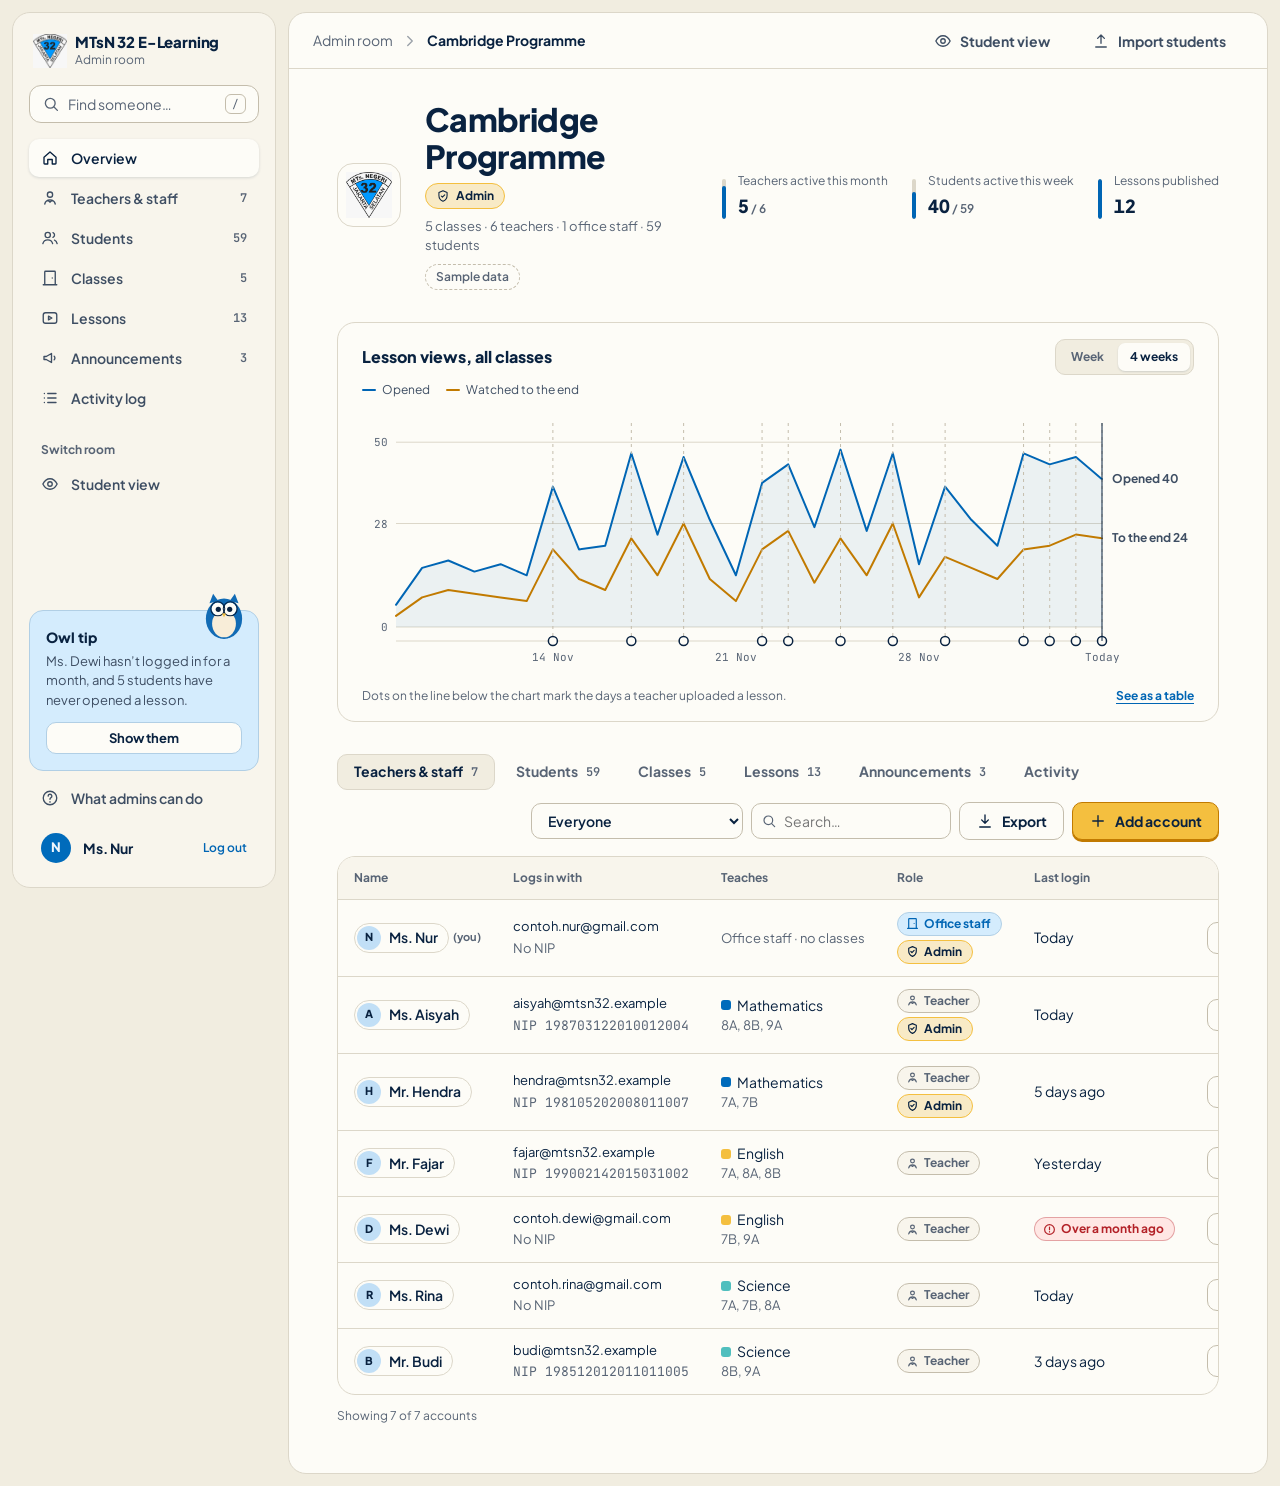
<file: admin.html>
<!DOCTYPE html>
<html lang="en">
<head>
  <meta charset="UTF-8" />
  <meta name="viewport" content="width=device-width, initial-scale=1.0" />
  <title>Admin room | MTsN 32 Cambridge E-Learning</title>
  <meta name="description" content="Cambridge admins of MTsN 32 manage teacher and student accounts, classes, lessons and announcements." />
  <meta name="robots" content="noindex" />
  <link rel="icon" href="assets/logo.png" />
  <link rel="preconnect" href="https://fonts.googleapis.com" />
  <link rel="preconnect" href="https://fonts.gstatic.com" crossorigin />
  <link href="https://fonts.googleapis.com/css2?family=Plus+Jakarta+Sans:wght@400;500;600;700;800&family=JetBrains+Mono:wght@500;600&display=swap" rel="stylesheet" />
  <link rel="stylesheet" href="tokens.css" />
  <link rel="stylesheet" href="dashboard.css" />
  <style>
    /* Hallmark · admin room: same Workbench system as the teacher room (dashboard.css); only admin-specific pieces below */
    .class-mark.school { background: var(--color-card); border: 1px solid var(--color-rule); }
    .class-mark.school img { width: 46px; height: 46px; }
    .chip--admin { border-color: var(--color-action); background: var(--color-action-tint); color: var(--color-ink); }
    .tag.admin { color: var(--color-ink); border-color: var(--color-action); background: var(--color-action-tint); }
    .subj { display: inline-flex; align-items: center; gap: 6px; }
    .classes { color: var(--color-muted); font-size: 13px; }
    .row-off td { color: var(--color-muted); }
    .row-off .who { opacity: .7; }
    .you { font-size: 11px; font-weight: 700; color: var(--color-muted); margin-left: 4px; }

    /* Bulk bar: appears when students are selected */
    .bulk {
      display: flex; flex-wrap: wrap; align-items: center; gap: var(--space-2xs) var(--space-xs); margin-top: var(--space-sm);
      padding: var(--space-2xs) var(--space-xs); border-radius: 12px; background: var(--color-sky); border: 1px solid var(--color-sky-rule); font-size: var(--text-sm);
    }
    .bulk[hidden] { display: none; }
    .bulk b { font-weight: 800; margin-right: var(--space-2xs); }
    .bulk select { height: 32px; padding: 0 var(--space-xs); border: 1px solid var(--color-sky-rule); border-radius: 10px; background: var(--color-card); font-size: 13px; font-weight: 600; }
    .bulk .btn--ghost { margin-left: auto; }

    /* Manage dialog */
    .person { display: flex; align-items: center; gap: var(--space-xs); }
    .person .avatar { width: 44px; height: 44px; font-size: 16px; background: var(--color-sky-2); color: var(--color-ink); }
    .person h2 { font-size: var(--text-lg); }
    .person p { font-size: 13px; color: var(--color-muted); }
    .mrows { display: grid; border: 1px solid var(--color-rule); border-radius: 14px; overflow: hidden; }
    .mrow { display: grid; grid-template-columns: minmax(0, 1fr) auto; gap: var(--space-2xs) var(--space-sm); align-items: center; padding: var(--space-xs) var(--space-sm); border-bottom: 1px solid var(--color-rule); }
    .mrow:last-child { border-bottom: 0; }
    .mrow b { display: block; font-size: var(--text-sm); }
    .mrow span { display: block; font-size: 12px; color: var(--color-muted); }
    .mrow select { height: 34px; padding: 0 var(--space-xs); border: 1px solid var(--color-rule-2); border-radius: 10px; background: var(--color-card); font-size: 13px; font-weight: 600; }
    .mrow .out { grid-column: 1 / -1; }
    .mrow .out:empty { display: none; }
    .note { font-size: 12px; color: var(--color-ink-2); }
    .note button { border: 0; background: none; padding: 0; color: var(--color-accent-deep); font-weight: 700; font-size: 12px; cursor: pointer; text-decoration: underline; text-underline-offset: 3px; }
    .btn--danger { color: var(--color-error); border-color: color-mix(in oklch, var(--color-error) 35%, transparent); }
    .btn--danger:hover { background: var(--color-error-tint); border-color: var(--color-error); }
    .check-row { display: flex; gap: var(--space-2xs); align-items: flex-start; font-size: var(--text-sm); }
    .check-row input { margin-top: 3px; }
    .check-row span { color: var(--color-muted); display: block; font-size: 12px; }

    /* Edit teacher: class picks */
    .picks { display: flex; flex-wrap: wrap; gap: var(--space-2xs); border: 0; margin: 0; padding: 0; }
    .picks legend { font-size: var(--text-sm); font-weight: 700; margin-bottom: 6px; padding: 0; }
    .pick { position: relative; }
    .pick input { position: absolute; opacity: 0; inset: 0; margin: 0; cursor: pointer; }
    .pick span {
      display: inline-flex; align-items: center; gap: 6px; min-height: 36px; padding: 0 var(--space-xs); border-radius: 10px;
      border: 1px solid var(--color-rule-2); background: var(--color-card); font-size: var(--text-sm); font-weight: 700; color: var(--color-ink-2);
      transition: background-color var(--dur-fast) var(--ease-out), border-color var(--dur-fast) var(--ease-out);
    }
    .pick span .icon { width: 14px; height: 14px; stroke-width: 2.4; display: none; }
    .pick:hover span { border-color: var(--color-muted); }
    .pick input:checked + span { background: var(--color-sky); border-color: var(--color-accent-deep); color: var(--color-ink); }
    .pick input:checked + span .icon { display: block; }
    .pick input:focus-visible + span { outline: 2px solid var(--color-focus); outline-offset: 2px; }
    .changes { font-size: 12px; color: var(--color-muted); }

    /* Import */
    .drop { display: grid; gap: var(--space-2xs); padding: var(--space-sm); border: 1.5px dashed var(--color-rule-2); border-radius: 12px; background: var(--color-paper); font-size: var(--text-sm); }
    .drop code { font-family: var(--font-mono); font-size: 12px; background: var(--color-card); padding: 2px 6px; border-radius: 6px; border: 1px solid var(--color-rule); }
    .preview { display: grid; gap: var(--space-3xs); font-size: var(--text-sm); max-height: 160px; overflow: auto; }
    .preview .bad { color: var(--color-error); }
    .preview .good { color: var(--color-success); font-weight: 700; }
  </style>
</head>
<body>
  <svg width="0" height="0" style="position:absolute" aria-hidden="true">
    <symbol id="i-home" viewBox="0 0 24 24"><path d="M4 11 12 4l8 7v8a1 1 0 0 1-1 1h-4v-6H9v6H5a1 1 0 0 1-1-1z"/></symbol>
    <symbol id="i-play" viewBox="0 0 24 24"><rect x="3" y="5" width="18" height="14" rx="3"/><path d="m10 9.5 4.5 2.5-4.5 2.5z"/></symbol>
    <symbol id="i-users" viewBox="0 0 24 24"><circle cx="9" cy="8" r="3.5"/><path d="M2.5 19.5c.8-3.2 3.4-5 6.5-5s5.7 1.8 6.5 5M16 4.8a3.5 3.5 0 0 1 0 6.4M18 14.8c1.8.7 3 2.3 3.5 4.7"/></symbol>
    <symbol id="i-teacher" viewBox="0 0 24 24"><circle cx="12" cy="7.5" r="3.5"/><path d="M5 20c.9-3.6 3.6-5.5 7-5.5s6.1 1.9 7 5.5M9 14.8l3 2.7 3-2.7"/></symbol>
    <symbol id="i-door" viewBox="0 0 24 24"><path d="M5 21V4a1 1 0 0 1 1-1h12a1 1 0 0 1 1 1v17M3 21h18M15 12h.01"/></symbol>
    <symbol id="i-chart" viewBox="0 0 24 24"><path d="M4 19h16M7 15l4-5 3 3 5-7"/></symbol>
    <symbol id="i-megaphone" viewBox="0 0 24 24"><path d="M4 10v4h3l7 4V6L7 10zM17.5 9.5a3.5 3.5 0 0 1 0 5"/></symbol>
    <symbol id="i-list" viewBox="0 0 24 24"><path d="M9 6h11M9 12h11M9 18h11M4.5 6h.01M4.5 12h.01M4.5 18h.01"/></symbol>
    <symbol id="i-help" viewBox="0 0 24 24"><circle cx="12" cy="12" r="9"/><path d="M9.5 9.5a2.5 2.5 0 1 1 3.5 2.3c-.6.3-1 .8-1 1.5v.4M12 17v.5"/></symbol>
    <symbol id="i-search" viewBox="0 0 24 24"><circle cx="11" cy="11" r="6.5"/><path d="m16 16 4.5 4.5"/></symbol>
    <symbol id="i-plus" viewBox="0 0 24 24"><path d="M12 5v14M5 12h14"/></symbol>
    <symbol id="i-down" viewBox="0 0 24 24"><path d="M12 4v11m-4.5-4.5L12 15l4.5-4.5M5 20h14"/></symbol>
    <symbol id="i-up" viewBox="0 0 24 24"><path d="M12 15V4M7.5 8.5 12 4l4.5 4.5M5 20h14"/></symbol>
    <symbol id="i-eye" viewBox="0 0 24 24"><path d="M2.5 12S6 5 12 5s9.5 7 9.5 7-3.5 7-9.5 7S2.5 12 2.5 12z"/><circle cx="12" cy="12" r="3"/></symbol>
    <symbol id="i-eye-off" viewBox="0 0 24 24"><path d="M3 3l18 18M10.6 5.1A9.7 9.7 0 0 1 12 5c6 0 9.5 7 9.5 7a17 17 0 0 1-3 3.9M6.6 6.6A17 17 0 0 0 2.5 12S6 19 12 19a9.4 9.4 0 0 0 4.4-1.1M9.9 9.9a3 3 0 0 0 4.2 4.2"/></symbol>
    <symbol id="i-check" viewBox="0 0 24 24"><path d="m5 12.5 4.5 4.5L19 7.5"/></symbol>
    <symbol id="i-alert" viewBox="0 0 24 24"><circle cx="12" cy="12" r="9"/><path d="M12 7.5v5M12 16v.5"/></symbol>
    <symbol id="i-dash" viewBox="0 0 24 24"><path d="M7 12h10"/></symbol>
    <symbol id="i-ban" viewBox="0 0 24 24"><circle cx="12" cy="12" r="9"/><path d="m5.6 5.6 12.8 12.8"/></symbol>
    <symbol id="i-key" viewBox="0 0 24 24"><circle cx="8" cy="14" r="4"/><path d="m11 11 8-8M16 6l2 2M14 8l2 2"/></symbol>
    <symbol id="i-shield" viewBox="0 0 24 24"><path d="M12 3 5 6v5c0 4.5 3 8.3 7 10 4-1.7 7-5.5 7-10V6z"/><path d="m9 12 2 2 4-4"/></symbol>
    <symbol id="i-menu" viewBox="0 0 24 24"><path d="M4 7h16M4 12h16M4 17h16"/></symbol>
    <symbol id="i-chev" viewBox="0 0 24 24"><path d="m9 6 6 6-6 6"/></symbol>
    <symbol id="i-copy" viewBox="0 0 24 24"><rect x="8" y="8" width="12" height="12" rx="2"/><path d="M16 8V5a1 1 0 0 0-1-1H5a1 1 0 0 0-1 1v10a1 1 0 0 0 1 1h3"/></symbol>
    <symbol id="i-edit" viewBox="0 0 24 24"><path d="M4 20h4L19 9l-4-4L4 16zM13.5 6.5l4 4"/></symbol>
    <symbol id="i-swap" viewBox="0 0 24 24"><path d="M7 4 3 8l4 4M3 8h14M17 20l4-4-4-4M21 16H7"/></symbol>
  </svg>

  <div class="app">
    <!-- ================= SIDEBAR ================= -->
    <aside class="side" id="side" aria-label="Admin room">
      <a href="index.html" class="brand" aria-label="MTsN 32 E-Learning, student site">
        <img src="assets/logo.png" alt="" />
        <span><strong>MTsN 32 E-Learning</strong><small>Admin room</small></span>
      </a>
      <button class="side-search" type="button" id="sideSearch"><svg class="icon" aria-hidden="true"><use href="#i-search"/></svg>Find someone…<kbd>/</kbd></button>

      <nav class="nav-group" aria-label="Sections">
        <button class="nav-item" type="button" data-go="overview" aria-current="page"><svg class="icon" aria-hidden="true"><use href="#i-home"/></svg>Overview</button>
        <button class="nav-item" type="button" data-go="teachers"><svg class="icon" aria-hidden="true"><use href="#i-teacher"/></svg>Teachers &amp; staff<span class="count" data-count="teachers"></span></button>
        <button class="nav-item" type="button" data-go="students"><svg class="icon" aria-hidden="true"><use href="#i-users"/></svg>Students<span class="count" data-count="students"></span></button>
        <button class="nav-item" type="button" data-go="classes"><svg class="icon" aria-hidden="true"><use href="#i-door"/></svg>Classes<span class="count" data-count="classes"></span></button>
        <button class="nav-item" type="button" data-go="lessons"><svg class="icon" aria-hidden="true"><use href="#i-play"/></svg>Lessons<span class="count" data-count="lessons"></span></button>
        <button class="nav-item" type="button" data-go="news"><svg class="icon" aria-hidden="true"><use href="#i-megaphone"/></svg>Announcements<span class="count" data-count="news"></span></button>
        <button class="nav-item" type="button" data-go="log"><svg class="icon" aria-hidden="true"><use href="#i-list"/></svg>Activity log</button>
      </nav>

      <div class="nav-group" aria-label="Other rooms">
        <p class="nav-label">Switch room</p>
        <a class="nav-item" href="teacher-dashboard.html" id="myClassesLink"><svg class="icon" aria-hidden="true"><use href="#i-chart"/></svg>My classes</a>
        <a class="nav-item" href="index.html"><svg class="icon" aria-hidden="true"><use href="#i-eye"/></svg>Student view</a>
      </div>

      <div class="side-bottom">
        <div class="owl-card">
          <svg class="owl" viewBox="0 0 200 220" aria-hidden="true">
            <ellipse cx="100" cy="130" rx="70" ry="78" fill="var(--color-owl-body)"/>
            <ellipse cx="100" cy="150" rx="46" ry="52" fill="var(--color-owl-belly)"/>
            <path d="M44 70 58 34 78 62ZM156 70 142 34 122 62Z" fill="var(--color-owl-body)"/>
            <circle cx="76" cy="92" r="24" fill="var(--color-card)"/><circle cx="124" cy="92" r="24" fill="var(--color-card)"/>
            <circle cx="78" cy="94" r="10" fill="var(--color-ink)"/><circle cx="122" cy="94" r="10" fill="var(--color-ink)"/>
            <circle cx="76" cy="92" r="27" fill="none" stroke="var(--color-ink)" stroke-width="4"/><circle cx="124" cy="92" r="27" fill="none" stroke="var(--color-ink)" stroke-width="4"/>
            <path d="M92 110h16l-8 14z" fill="var(--color-action)"/>
          </svg>
          <strong>Owl tip</strong>
          <p id="owlTip"></p>
          <button class="btn btn--sm btn--sky" type="button" id="owlAction">Show them</button>
        </div>
        <button class="nav-item" type="button" id="helpBtn"><svg class="icon" aria-hidden="true"><use href="#i-help"/></svg>What admins can do</button>
        <div class="me"><span class="avatar" aria-hidden="true" id="meInitial"></span><span id="meName"></span><a href="teacher.html">Log out</a></div>
      </div>
    </aside>
    <div class="scrim" id="scrim"></div>

    <!-- ================= MAIN ================= -->
    <div class="main">
      <header class="topbar">
        <button class="btn btn--ghost menu-btn" type="button" id="menuBtn" aria-label="Open menu" aria-controls="side" aria-expanded="false"><svg class="icon" aria-hidden="true"><use href="#i-menu"/></svg></button>
        <nav class="crumbs" aria-label="Breadcrumb">
          <span class="hide-sm">Admin room</span><svg class="icon sep hide-sm" aria-hidden="true"><use href="#i-chev"/></svg>
          <b aria-current="page">Cambridge Programme</b>
        </nav>
        <div class="top-actions">
          <a class="btn btn--ghost" href="index.html"><svg class="icon" aria-hidden="true"><use href="#i-eye"/></svg><span>Student view</span></a>
          <button class="btn btn--ghost" type="button" id="importTop"><svg class="icon" aria-hidden="true"><use href="#i-up"/></svg><span>Import students</span></button>
        </div>
      </header>

      <main class="content" id="top">
        <!-- School header + three meters -->
        <section class="head" aria-labelledby="schoolH">
          <div class="class-mark school" aria-hidden="true"><img src="assets/logo.png" alt="" /></div>
          <div>
            <h1 id="schoolH">Cambridge Programme</h1>
            <div class="head-meta">
              <span class="chip chip--admin"><svg class="icon" aria-hidden="true" style="width:14px;height:14px"><use href="#i-shield"/></svg>Admin</span>
              <span id="headSummary"></span>
              <span class="chip chip--sample" title="Numbers on this page are examples until the school database is connected">Sample data</span>
            </div>
          </div>
          <div class="meters" id="meters"></div>
        </section>

        <!-- Chart: school-wide lesson views -->
        <section class="card" id="progress" aria-labelledby="chartH">
          <div class="card-head">
            <h2 id="chartH">Lesson views, all classes</h2>
            <div class="seg" role="group" aria-label="Time range">
              <button type="button" data-range="7" aria-pressed="false">Week</button>
              <button type="button" data-range="28" aria-pressed="true">4 weeks</button>
            </div>
            <div class="legend" aria-hidden="true"><span><i></i>Opened</span><span><i class="s2"></i>Watched to the end</span></div>
          </div>
          <div class="chart-wrap" id="chartWrap">
            <svg id="chart" role="img" aria-labelledby="chartH chartDesc"></svg>
            <p class="sr" id="chartDesc"></p>
            <div class="tip" id="tip" aria-hidden="true"></div>
          </div>
          <div class="chart-foot">
            <span>Dots on the line below the chart mark the days a teacher uploaded a lesson.</span>
            <button type="button" id="asTable">See as a table</button>
          </div>
        </section>

        <!-- Work area -->
        <section aria-labelledby="workH">
          <h2 class="sr" id="workH">Manage the programme</h2>
          <div class="work-head">
            <div class="tabs" role="tablist" aria-label="Manage">
              <button class="tab" role="tab" type="button" id="tab-teachers" data-tab="teachers" aria-selected="true" aria-controls="panel">Teachers &amp; staff<span class="count" data-count="teachers"></span></button>
              <button class="tab" role="tab" type="button" id="tab-students" data-tab="students" aria-selected="false" aria-controls="panel" tabindex="-1">Students<span class="count" data-count="students"></span></button>
              <button class="tab" role="tab" type="button" id="tab-classes" data-tab="classes" aria-selected="false" aria-controls="panel" tabindex="-1">Classes<span class="count" data-count="classes"></span></button>
              <button class="tab" role="tab" type="button" id="tab-lessons" data-tab="lessons" aria-selected="false" aria-controls="panel" tabindex="-1">Lessons<span class="count" data-count="lessons"></span></button>
              <button class="tab" role="tab" type="button" id="tab-news" data-tab="news" aria-selected="false" aria-controls="panel" tabindex="-1">Announcements<span class="count" data-count="news"></span></button>
              <button class="tab" role="tab" type="button" id="tab-log" data-tab="log" aria-selected="false" aria-controls="panel" tabindex="-1">Activity</button>
            </div>
            <div class="toolbar">
              <label class="sr" for="filterSel">Filter</label>
              <select id="filterSel"></select>
              <div class="search-in"><svg class="icon" aria-hidden="true"><use href="#i-search"/></svg><label class="sr" for="q">Search</label><input id="q" type="search" placeholder="Search…" autocomplete="off" /></div>
              <button class="btn" type="button" id="exportBtn"><svg class="icon" aria-hidden="true"><use href="#i-down"/></svg>Export</button>
              <button class="btn" type="button" id="importBtn" hidden><svg class="icon" aria-hidden="true"><use href="#i-up"/></svg>Import</button>
              <button class="btn btn--push" type="button" id="addBtn"><svg class="icon" aria-hidden="true"><use href="#i-plus"/></svg><span>Add teacher</span></button>
            </div>
          </div>
          <div class="bulk" id="bulk" hidden>
            <b id="bulkCount"></b>
            <label class="sr" for="bulkClass">Move selected to class</label>
            <select id="bulkClass"></select>
            <button class="btn btn--sm" type="button" id="bulkMove"><svg class="icon" aria-hidden="true"><use href="#i-swap"/></svg>Move</button>
            <button class="btn btn--sm btn--danger" type="button" id="bulkDisable"><svg class="icon" aria-hidden="true"><use href="#i-ban"/></svg>Disable accounts</button>
            <button class="btn btn--sm btn--ghost" type="button" id="bulkClear">Clear selection</button>
          </div>
          <div class="table-wrap" id="panel" role="tabpanel" aria-labelledby="tab-teachers" tabindex="0">
            <table><thead id="thead"></thead><tbody id="tbody"></tbody></table>
          </div>
          <div class="table-foot"><span id="tableCount" aria-live="polite"></span><span id="tableNote"></span></div>
        </section>
      </main>
    </div>
  </div>

  <!-- ================= DIALOGS ================= -->
  <!-- Manage one account (teacher or student): filled by script -->
  <dialog id="dlgManage" aria-labelledby="manageH"><div class="dlg-in" id="manageBody"></div></dialog>

  <dialog id="dlgTeacher" aria-labelledby="dlgTeacherH">
    <form class="dlg-in" method="dialog" novalidate id="formTeacher">
      <h2 id="dlgTeacherH">Add a teacher or office staff</h2>
      <p class="sub">They log in on the teacher page with their email (or NIP, if they have one) and the temporary password.</p>
      <div id="tKindSlot"></div>
      <div class="field"><label for="tName">Full name</label><input id="tName" autocomplete="off" placeholder="Ms. / Mr. …" aria-describedby="tNameHelp" /><p class="help" id="tNameHelp">How students and colleagues see it, e.g. Ms. Dewi.</p></div>
      <div class="field"><label for="tEmail">Email (username)</label><input id="tEmail" type="email" autocomplete="off" placeholder="name@gmail.com" aria-describedby="tEmailHelp" /><p class="help" id="tEmailHelp">Their username for logging in. Gmail works.</p></div>
      <div class="field"><label for="tNip">NIP, optional <span id="nipCount">0 / 18</span></label><input id="tNip" inputmode="numeric" maxlength="18" autocomplete="off" aria-describedby="tNipHelp" /><p class="help" id="tNipHelp">Optional. If they have one, they can log in with it too.</p></div>
      <div id="tTeachOnly" style="display:grid;gap:var(--space-sm)">
        <div class="field"><label for="tSubject">Subject</label><select id="tSubject"><option value="math">Mathematics</option><option value="eng">English</option><option value="sci">Science</option></select></div>
        <label class="check-row"><input type="checkbox" id="tAdmin" /><div>Also an admin<span>Can manage accounts, classes and lessons for the whole programme.</span></div></label>
      </div>
      <p class="note" id="tStaffNote" hidden>Office staff accounts are admins: they manage accounts, classes, lessons and announcements. No subject or classes.</p>
      <div class="done" hidden id="teacherDone">
        <p><b id="tDoneName"></b> can log in now with this temporary password. They choose their own after the first login.</p>
        <div class="temp"><code id="tDoneTemp"></code><button class="btn btn--sm" type="button" data-copy="tDoneTemp"><svg class="icon" aria-hidden="true"><use href="#i-copy"/></svg>Copy</button></div>
      </div>
      <div class="dlg-actions">
        <button class="btn btn--ghost" type="button" data-close>Cancel</button>
        <button class="btn btn--push" type="submit" id="teacherSubmit">Create account</button>
      </div>
    </form>
  </dialog>

  <dialog id="dlgStudent" aria-labelledby="dlgStudentH">
    <form class="dlg-in" method="dialog" novalidate id="formStudent">
      <h2 id="dlgStudentH">Add a student</h2>
      <p class="sub">The student logs in with their NISN and the temporary password you give them.</p>
      <div class="field"><label for="sNisn">NISN <span id="nisnCount">0 / 10</span></label><input id="sNisn" inputmode="numeric" maxlength="10" autocomplete="off" aria-describedby="sNisnHelp" /><p class="help" id="sNisnHelp">The 10-digit number on the student’s card.</p></div>
      <div class="field"><label for="sName">Full name</label><input id="sName" autocomplete="off" aria-describedby="sNameHelp" /><p class="help" id="sNameHelp">As written on the class list.</p></div>
      <div class="field"><label for="sClass">Class</label><select id="sClass" data-classes></select></div>
      <div class="done" hidden id="studentDone">
        <p><b id="sDoneName"></b> can log in now. Give them this temporary password; they choose their own after the first login.</p>
        <div class="temp"><code id="sDoneTemp"></code><button class="btn btn--sm" type="button" data-copy="sDoneTemp"><svg class="icon" aria-hidden="true"><use href="#i-copy"/></svg>Copy</button></div>
      </div>
      <div class="dlg-actions">
        <button class="btn btn--ghost" type="button" data-close>Cancel</button>
        <button class="btn btn--push" type="submit" id="studentSubmit">Create account</button>
      </div>
    </form>
  </dialog>

  <dialog id="dlgImport" aria-labelledby="dlgImportH">
    <form class="dlg-in" method="dialog" novalidate id="formImport">
      <h2 id="dlgImportH">Import students</h2>
      <p class="sub">For a new school year: add a whole class list at once.</p>
      <div class="drop">
        <span>A CSV file with one student per line: <code>nisn,name,class</code></span>
        <span>Example: <code>0098123413,Putri Wulandari,8A</code></span>
        <label class="sr" for="importFile">CSV file</label>
        <input type="file" id="importFile" accept=".csv,text/csv" />
      </div>
      <div class="field"><label for="importText">Or paste the lines here</label><textarea id="importText" placeholder="0098123413,Putri Wulandari,8A"></textarea></div>
      <div class="preview" id="importPreview" aria-live="polite"></div>
      <div class="done" hidden id="importDone">
        <p id="importDoneText"></p>
        <button class="btn btn--sm" type="button" id="importPasswords"><svg class="icon" aria-hidden="true"><use href="#i-down"/></svg>Download temporary passwords (CSV)</button>
      </div>
      <div class="dlg-actions">
        <button class="btn btn--ghost" type="button" data-close>Cancel</button>
        <button class="btn btn--push" type="submit" id="importSubmit" disabled>Add students</button>
      </div>
    </form>
  </dialog>

  <dialog id="dlgClass" aria-labelledby="dlgClassH">
    <form class="dlg-in" method="dialog" novalidate id="formClass">
      <h2 id="dlgClassH">Add a class</h2>
      <div class="field"><label for="cName">Class name</label><input id="cName" maxlength="3" autocomplete="off" placeholder="7C" aria-describedby="cNameHelp" /><p class="help" id="cNameHelp">Grade 7, 8 or 9 and a letter, e.g. 7C.</p></div>
      <div class="field"><label for="cHome">Homeroom teacher</label><select id="cHome" data-teachers></select></div>
      <div class="dlg-actions">
        <button class="btn btn--ghost" type="button" data-close>Cancel</button>
        <button class="btn btn--push" type="submit">Add class</button>
      </div>
    </form>
  </dialog>

  <dialog id="dlgNews" aria-labelledby="dlgNewsH">
    <form class="dlg-in" method="dialog" novalidate id="formNews">
      <h2 id="dlgNewsH">Post a school announcement</h2>
      <p class="sub">It runs in the blue bar at the top of the student page for every class.</p>
      <div class="field"><label for="nText">Message <span id="nCount">0 / 90</span></label><textarea id="nText" maxlength="90"></textarea></div>
      <div class="field"><label for="nUntil">Show until</label><input id="nUntil" type="date" /></div>
      <div class="dlg-actions">
        <button class="btn btn--ghost" type="button" data-close>Cancel</button>
        <button class="btn btn--push" type="submit">Post</button>
      </div>
    </form>
  </dialog>

  <dialog id="dlgHelp" aria-labelledby="dlgHelpH">
    <div class="dlg-in">
      <h2 id="dlgHelpH">What admins can do</h2>
      <ul style="display:grid;gap:6px;font-size:var(--text-sm);list-style:disc;padding-left:1.2em">
        <li><b>Teachers &amp; staff:</b> add accounts (email is the username, NIP is optional), edit details, reset passwords, make a teacher an admin, disable an account when someone leaves. Office staff accounts are admins without a subject.</li>
        <li><b>Students:</b> add one by one or import a class list, reset passwords, move to another class, disable when they leave.</li>
        <li><b>Classes:</b> add classes and set the homeroom teacher.</li>
        <li><b>Lessons:</b> hide a lesson from students without deleting it.</li>
        <li><b>Announcements:</b> post to every class, end any announcement.</li>
        <li><b>Activity log:</b> every account change is recorded with who did it.</li>
      </ul>
      <p class="sub" style="margin:0">Students and teachers who forgot a password come to the Cambridge Room or the Teachers’ Room. There is no reset email.</p>
      <div class="dlg-actions"><button class="btn btn--push" type="button" data-close>Got it</button></div>
    </div>
  </dialog>

  <script src="dashboard.js"></script>
  <script>
    /* ---------- Sample data (replace with data from your backend later) ---------- */
    const ME = "nur";
    const SUBJECTS = { math: "Mathematics", eng: "English", sci: "Science" };
    const TEACHERS = [
      { id: "nur",    name: "Ms. Nur",    kind: "staff",   nip: "",                   email: "contoh.nur@gmail.com",  subject: null,   classes: [],                 admin: true,  active: true, last: 0 },
      { id: "aisyah", name: "Ms. Aisyah", kind: "teacher", nip: "198703122010012004", email: "aisyah@mtsn32.example", subject: "math", classes: ["8A", "8B", "9A"], admin: true,  active: true, last: 0 },
      { id: "hendra", name: "Mr. Hendra", kind: "teacher", nip: "198105202008011007", email: "hendra@mtsn32.example", subject: "math", classes: ["7A", "7B"],       admin: true,  active: true, last: 5 },
      { id: "fajar",  name: "Mr. Fajar",  kind: "teacher", nip: "199002142015031002", email: "fajar@mtsn32.example",  subject: "eng",  classes: ["7A", "8A", "8B"], admin: false, active: true, last: 1 },
      { id: "dewi",   name: "Ms. Dewi",   kind: "teacher", nip: "",                   email: "contoh.dewi@gmail.com",  subject: "eng",  classes: ["7B", "9A"],       admin: false, active: true, last: 34 },
      { id: "rina",   name: "Ms. Rina",   kind: "teacher", nip: "",                   email: "contoh.rina@gmail.com",  subject: "sci",  classes: ["7A", "7B", "8A"], admin: false, active: true, last: 0 },
      { id: "budi",   name: "Mr. Budi",   kind: "teacher", nip: "198512012011011005", email: "budi@mtsn32.example",   subject: "sci",  classes: ["8B", "9A"],       admin: false, active: true, last: 3 },
    ];
    const CLASSES = [
      { name: "7A", home: "hendra" }, { name: "7B", home: "dewi" }, { name: "8A", home: "aisyah" }, { name: "8B", home: "fajar" }, { name: "9A", home: "budi" },
    ];
    const FIRST = ["Adit", "Bagas", "Cahya", "Dina", "Eka", "Farah", "Gilang", "Hana", "Intan", "Joko", "Kevin", "Laila", "Malik", "Nabila", "Oki", "Putri", "Rahma", "Sinta", "Taufik", "Umar", "Vina", "Wulan", "Yusuf", "Zaki"];
    const LAST = ["Saputra", "Wijaya", "Lestari", "Hidayat", "Pratama", "Rahman", "Kusuma", "Siregar", "Nasution", "Hakim", "Utami", "Firmansyah"];
    const NAMES_8A = ["Alya Zahra", "Bima Nugroho", "Citra Anggraini", "Dimas Saputra", "Fikri Ramadhan", "Hafiz Maulana", "Keisha Lestari", "Nadia Putri", "Raka Pratama", "Rizky Hidayat", "Salsa Aulia", "Tiara Kusuma"];
    const STUDENTS = [];
    CLASSES.forEach((c, ci) => {
      for (let i = 0; i < 12; i++) {
        const k = ci * 12 + i;
        const name = c.name === "8A" ? NAMES_8A[i] : `${FIRST[(k * 7) % FIRST.length]} ${LAST[(k * 5 + ci) % LAST.length]}`;
        const nisn = c.name === "8A" ? `00981234${String(i + 1).padStart(2, "0")}` : `00${97 + Math.floor(ci / 3)}${String(4000 + k * 37).padStart(6, "0")}`;
        const last = (k * 11) % 13 === 0 ? null : (k * 3) % 12;
        STUDENTS.push({ nisn, name, cls: c.name, last, progress: last == null ? 0 : 15 + (k * 29) % 82, active: !(k === 41) });
      }
    });
    const LESSONS = [
      { title: "States of Matter",         subject: "sci",  unit: 3, teacher: "rina",   daysAgo: 0,  views: 31, status: "published" },
      { title: "Writing a Formal Letter",  subject: "eng",  unit: 5, teacher: "fajar",  daysAgo: 1,  views: 27, status: "published" },
      { title: "Angles in Triangles",      subject: "math", unit: 6, teacher: "aisyah", daysAgo: 2,  views: 33, status: "published" },
      { title: "Forces and Motion",        subject: "sci",  unit: 4, teacher: "budi",   daysAgo: 3,  views: 22, status: "published" },
      { title: "Ratio and Proportion",     subject: "math", unit: 5, teacher: "aisyah", daysAgo: 6,  views: 35, status: "published" },
      { title: "Persuasive Writing",       subject: "eng",  unit: 3, teacher: "fajar",  daysAgo: 8,  views: 30, status: "published" },
      { title: "Poetry: Imagery and Tone", subject: "eng",  unit: 4, teacher: "fajar",  daysAgo: 10, views: 26, status: "published" },
      { title: "Solving Linear Equations", subject: "math", unit: 4, teacher: "aisyah", daysAgo: 12, views: 36, status: "published" },
      { title: "The Particle Model",       subject: "sci",  unit: 2, teacher: "budi",   daysAgo: 13, views: 24, status: "published" },
      { title: "Reading for Main Idea",    subject: "eng",  unit: 2, teacher: "fajar",  daysAgo: 16, views: 34, status: "published" },
      { title: "Cells and Organisms",      subject: "sci",  unit: 1, teacher: "rina",   daysAgo: 18, views: 38, status: "published" },
      { title: "Fractions and Decimals",   subject: "math", unit: 3, teacher: "aisyah", daysAgo: 21, views: 36, status: "published" },
      { title: "Number Patterns (old recording)", subject: "math", unit: 2, teacher: "hendra", daysAgo: 25, views: 4, status: "hidden" },
    ];
    const NEWS = [
      { text: "Science Unit 3 · States of Matter is up.", by: "rina", until: -6, status: "live" },
      { text: "Mid-term Cambridge checkpoint practice starts next week.", by: "aisyah", until: -10, status: "live" },
      { text: "Bring a protractor to class on Monday.", by: "aisyah", until: -5, status: "live" },
      { text: "Library closed on Friday afternoon.", by: "hendra", until: 3, status: "ended" },
    ];
    const LOG = [
      { d: 0, who: "rina",   type: "lessons",   what: "Uploaded Science Unit 3 · States of Matter" },
      { d: 0, who: "fajar",  type: "passwords", what: "Reset the password for Raka Pratama (8A)" },
      { d: 1, who: "nur",    type: "accounts",  what: "Created 3 student accounts in 9A" },
      { d: 2, who: "hendra", type: "lessons",   what: "Hid “Number Patterns (old recording)”" },
      { d: 3, who: "budi",   type: "passwords", what: "Reset the password for a student in 9A" },
      { d: 5, who: "nur",    type: "accounts",  what: "Disabled one account in 9A (moved school)" },
      { d: 8, who: "nur",    type: "accounts",  what: "Made Ms. Aisyah an admin" },
    ];

    const T = id => TEACHERS.find(t => t.id === id);
    const tName = id => T(id)?.name ?? "—";
    const dot = s => `<span class="dot ${s === "math" ? "" : s}"></span>`;
    Object.assign(TAG, {
      active:   ["ok", "i-check", "Active"],
      disabled: ["idle", "i-ban", "Disabled"],
      admin:    ["admin", "i-shield", "Admin"],
      teacher:  ["idle", "i-teacher", "Teacher"],
      staff:    ["live", "i-door", "Office staff"],
      hidden:   ["idle", "i-eye-off", "Hidden"],
      away:     ["nudge", "i-alert", "Over a month ago"],
      accounts: ["live", "i-users", "Account"],
      passwords:["idle", "i-key", "Password"],
      lessons:  ["ok", "i-play", "Lesson"],
      news:     ["live", "i-megaphone", "Announcement"],
    });
    function log(type, what) { LOG.unshift({ d: 0, who: ME, type, what, now: true }); if (view === "log") renderRows(); }

    /* ---------- Header, meters, owl ---------- */
    function renderMeters() {
      const accAct = TEACHERS.filter(t => t.active), tAct = accAct.filter(t => t.kind === "teacher"), sAct = STUDENTS.filter(s => s.active);
      const staffN = accAct.length - tAct.length;
      const tMonth = tAct.filter(t => t.last <= 30).length;
      const sWeek = sAct.filter(s => s.last != null && s.last <= 6).length;
      const pub = LESSONS.filter(l => l.status === "published").length;
      $("meters").innerHTML = [
        ["Teachers active this month", `${tMonth}<small> / ${tAct.length}</small>`, tMonth / tAct.length],
        ["Students active this week", `${sWeek}<small> / ${sAct.length}</small>`, sWeek / sAct.length],
        ["Lessons published", `${pub}`, 1],
      ].map(([l, v, p]) => `<div class="meter"><span class="rail"><i style="height:${Math.round(p * 100)}%"></i></span><span>${l}</span><b>${v}</b></div>`).join("");
      $("headSummary").textContent = `${CLASSES.length} classes · ${tAct.length} teachers · ${staffN} office staff · ${sAct.length} students`;
      const away = accAct.filter(t => t.last > 30), never = sAct.filter(s => s.last == null);
      $("owlTip").textContent = away.length
        ? `${away.map(t => t.name).join(", ")} ${away.length === 1 ? "hasn’t" : "haven’t"} logged in for a month, and ${never.length} students have never opened a lesson.`
        : `${never.length} students have never opened a lesson. Their class teachers may want to check in.`;
      const counts = { teachers: accAct.length, students: sAct.length, classes: CLASSES.length, lessons: LESSONS.length, news: NEWS.filter(n => n.status === "live").length };
      Object.entries(counts).forEach(([k, n]) => document.querySelectorAll(`[data-count="${k}"]`).forEach(e => e.textContent = n));
      document.querySelectorAll("[data-classes]").forEach(s => { const v = s.value; s.innerHTML = CLASSES.map(c => `<option>${c.name}</option>`).join(""); if (v) s.value = v; });
      document.querySelectorAll("[data-teachers]").forEach(s => s.innerHTML = TEACHERS.filter(t => t.active && t.kind === "teacher").map(t => `<option value="${t.id}">${esc(t.name)}</option>`).join(""));
      $("bulkClass").innerHTML = `<option value="">Move to class…</option>` + CLASSES.map(c => `<option>${c.name}</option>`).join("");
    }

    /* ---------- Chart: school-wide ---------- */
    const SERIES = Array.from({ length: 28 }, (_, i) => {
      const d = 27 - i;
      const ups = LESSONS.filter(l => l.daysAgo === d && l.status === "published");
      const since = LESSONS.filter(l => l.daysAgo >= d && l.status === "published").map(l => l.daysAgo - d).sort((a, b) => a - b)[0] ?? 9;
      const wkend = new Date(Date.now() - d * DAY).getDay() % 6 === 0;
      const opened = Math.round(ups.length * 14 + 16 * Math.exp(-since / 2.5) + (wkend ? 6 : 14) + ((i * 7) % 5));
      const finished = Math.round(opened * (0.45 + ((i * 5) % 4) * 0.05));
      return { d, opened, finished, event: ups.map(l => `Uploaded: ${SUBJECTS[l.subject]} Unit ${l.unit} · ${l.title} (${tName(l.teacher)})`).join(" · ") };
    });

    /* ---------- Work area ---------- */
    const manageBtn = (kind, id) => `<button class="btn btn--sm" type="button" data-manage="${kind}:${id}">Manage</button>`;
    const VIEWS = {
      teachers: {
        add: "Add account", dlg: "dlgTeacher",
        filters: [["all", "Everyone"], ["teacher", "Teachers"], ["staff", "Office staff"], ["admin", "Admins"], ["nonip", "No NIP"], ["away", "Not logged in for a month"], ["disabled", "Disabled accounts"]],
        head: `<tr><th>Name</th><th>Logs in with</th><th>Teaches</th><th>Role</th><th>Last login</th><th><span class="sr">Actions</span></th></tr>`,
        rows: () => TEACHERS,
        match: (t, f, q) => ({ all: true, teacher: t.kind === "teacher", staff: t.kind === "staff", admin: t.admin, nonip: !t.nip, away: t.active && t.last > 30, disabled: !t.active }[f])
          && (!q || (t.name + t.nip + t.email).toLowerCase().includes(q)),
        row: t => `<tr class="${t.active ? "" : "row-off"}">
          <td><span class="who"><span class="avatar" aria-hidden="true">${initials(t.name)}</span>${esc(t.name)}</span>${t.id === ME ? '<span class="you">(you)</span>' : ""}</td>
          <td><span style="display:block;font-size:13px">${esc(t.email)}</span><span class="classes ${t.nip ? "mono" : ""}">${t.nip ? "NIP " + t.nip : "No NIP"}</span></td>
          <td>${t.kind === "staff" ? `<span class="classes">Office staff · no classes</span>`
            : `<span class="subj">${dot(t.subject)}${SUBJECTS[t.subject]}</span><span class="classes" style="display:block">${t.classes.join(", ") || "No classes yet"}</span>`}</td>
          <td><span style="display:inline-flex;gap:4px;flex-wrap:wrap">${tag(t.kind)}${t.admin ? tag("admin") : ""}${t.active ? "" : tag("disabled")}</span></td><td>${t.active && t.last > 30 ? tag("away") : ago(t.last)}</td>
          <td class="act">${manageBtn("t", t.id)}</td></tr>`,
        csvHead: ["Name", "Type", "Email", "NIP", "Subject", "Classes", "Admin", "Last login", "Account"],
        csv: t => [t.name, t.kind === "staff" ? "Office staff" : "Teacher", t.email, t.nip, t.subject ? SUBJECTS[t.subject] : "", t.classes.join(" "), t.admin ? "Yes" : "No", ago(t.last), t.active ? "Active" : "Disabled"],
        noun: "accounts",
      },
      students: {
        add: "Add student", dlg: "dlgStudent", select: true,
        filters: () => [["all", "All classes"], ...CLASSES.map(c => [c.name, "Class " + c.name]), ["never", "Never opened a lesson"], ["disabled", "Disabled accounts"]],
        head: `<tr><th class="check"><input type="checkbox" aria-label="Select all shown students" data-all /></th><th>NISN</th><th>Student</th><th>Class</th><th>Last watched</th><th>Progress</th><th>Account</th><th><span class="sr">Actions</span></th></tr>`,
        rows: () => STUDENTS,
        match: (s, f, q) => (f === "all" ? true : f === "never" ? s.active && s.last == null : f === "disabled" ? !s.active : s.cls === f)
          && (!q || (s.name + s.nisn).toLowerCase().includes(q)),
        row: s => `<tr class="${s.active ? "" : "row-off"}" data-nisn="${s.nisn}"><td class="check"><input type="checkbox" aria-label="Select ${esc(s.name)}" data-pick="${s.nisn}" /></td>
          <td class="mono">${s.nisn}</td><td><span class="who"><span class="avatar" aria-hidden="true">${initials(s.name)}</span>${esc(s.name)}</span></td>
          <td>${s.cls}</td><td>${ago(s.last)}</td>
          <td><span class="prog"><span class="track"><i style="--p:${s.progress / 100}"></i></span><b>${s.progress}%</b></span></td>
          <td>${tag(s.active ? "active" : "disabled")}</td><td class="act">${manageBtn("s", s.nisn)}</td></tr>`,
        csvHead: ["NISN", "Student", "Class", "Last watched", "Progress", "Account"],
        csv: s => [s.nisn, s.name, s.cls, ago(s.last), s.progress + "%", s.active ? "Active" : "Disabled"],
        noun: "students",
      },
      classes: {
        add: "Add class", dlg: "dlgClass",
        filters: [["all", "All grades"], ["7", "Grade 7"], ["8", "Grade 8"], ["9", "Grade 9"]],
        head: `<tr><th>Class</th><th>Homeroom teacher</th><th>Subject teachers</th><th>Students</th><th>Active this week</th><th><span class="sr">Actions</span></th></tr>`,
        rows: () => CLASSES,
        match: (c, f, q) => (f === "all" || c.name[0] === f) && (!q || c.name.toLowerCase().includes(q)),
        row: c => {
          const st = STUDENTS.filter(s => s.cls === c.name && s.active), wk = st.filter(s => s.last != null && s.last <= 6).length;
          const teach = TEACHERS.filter(t => t.active && t.classes.includes(c.name));
          return `<tr><td><b>${c.name}</b></td><td>${esc(tName(c.home))}</td>
            <td style="white-space:normal;min-width:240px">${teach.map(t => `<span class="subj" style="margin-right:10px">${dot(t.subject)}${esc(t.name)}</span>`).join("") || "—"}</td>
            <td class="num">${st.length}</td><td class="num">${st.length ? `${wk} / ${st.length}` : "—"}</td>
            <td class="act"><button class="btn btn--sm btn--ghost" type="button" data-class-students="${c.name}">See students</button></td></tr>`;
        },
        csvHead: ["Class", "Homeroom teacher", "Students"],
        csv: c => [c.name, tName(c.home), STUDENTS.filter(s => s.cls === c.name && s.active).length],
        noun: "classes",
      },
      lessons: {
        filters: [["all", "All subjects"], ["math", "Mathematics"], ["eng", "English"], ["sci", "Science"], ["hidden", "Hidden lessons"]],
        head: `<tr><th>Subject</th><th>Lesson</th><th>Teacher</th><th>Opened by</th><th>Uploaded</th><th>Status</th><th><span class="sr">Actions</span></th></tr>`,
        rows: () => LESSONS,
        match: (l, f, q) => (f === "all" || (f === "hidden" ? l.status === "hidden" : l.subject === f)) && (!q || (l.title + tName(l.teacher)).toLowerCase().includes(q)),
        row: (l, i) => `<tr class="${l.status === "hidden" ? "row-off" : ""}"><td><span class="subj">${dot(l.subject)}${SUBJECTS[l.subject]}</span></td>
          <td><b>Unit ${l.unit} · ${esc(l.title)}</b></td><td>${esc(tName(l.teacher))}</td><td class="num">${l.views} students</td>
          <td>${ago(l.daysAgo)}</td><td>${tag(l.status)}</td>
          <td class="act"><button class="btn btn--sm btn--ghost" type="button" data-hide="${i}"><svg class="icon" aria-hidden="true"><use href="#${l.status === "hidden" ? "i-eye" : "i-eye-off"}"/></svg>${l.status === "hidden" ? "Show again" : "Hide"}</button></td></tr>`,
        csvHead: ["Subject", "Unit", "Lesson", "Teacher", "Opened by", "Uploaded", "Status"],
        csv: l => [SUBJECTS[l.subject], l.unit, l.title, tName(l.teacher), l.views, ago(l.daysAgo), l.status],
        noun: "lessons",
      },
      news: {
        add: "Post announcement", dlg: "dlgNews",
        filters: [["all", "All announcements"], ["live", "Running"], ["ended", "Ended"]],
        head: `<tr><th>Message</th><th>Posted by</th><th>Shows until</th><th>Status</th><th><span class="sr">Actions</span></th></tr>`,
        rows: () => NEWS,
        match: (n, f, q) => (f === "all" || n.status === f) && (!q || n.text.toLowerCase().includes(q)),
        row: (n, i) => `<tr><td style="white-space:normal;min-width:260px">${esc(n.text)}</td><td>${n.by === "school" ? "School admin" : esc(tName(n.by))}</td>
          <td>${dateText(n.until, { weekday: "short", day: "numeric", month: "short" })}</td><td>${tag(n.status)}</td>
          <td class="act">${n.status === "live" ? `<button class="btn btn--sm btn--ghost" type="button" data-end="${i}">End now</button>` : ""}</td></tr>`,
        csvHead: ["Message", "Posted by", "Shows until", "Status"],
        csv: n => [n.text, n.by === "school" ? "School admin" : tName(n.by), dateText(n.until), n.status],
        noun: "announcements",
      },
      log: {
        filters: [["all", "Everything"], ["accounts", "Accounts"], ["passwords", "Passwords"], ["lessons", "Lessons"], ["news", "Announcements"]],
        head: `<tr><th>When</th><th>Who</th><th>What</th><th>Type</th></tr>`,
        rows: () => LOG,
        match: (e, f, q) => (f === "all" || e.type === f) && (!q || (e.what + tName(e.who)).toLowerCase().includes(q)),
        row: e => `<tr><td>${e.now ? "Just now" : ago(e.d)}</td><td>${esc(tName(e.who))}${e.who === ME ? '<span class="you">(you)</span>' : ""}</td>
          <td style="white-space:normal;min-width:260px">${esc(e.what)}</td><td>${tag(e.type)}</td></tr>`,
        csvHead: ["When", "Who", "What", "Type"],
        csv: e => [e.now ? "Just now" : ago(e.d), tName(e.who), e.what, e.type],
        noun: "entries",
      },
    };
    let view = "teachers";
    const picked = new Set();
    function setView(v, focus, filter) {
      view = v; picked.clear();
      const V = VIEWS[v];
      document.querySelectorAll(".tab").forEach(t => { const on = t.dataset.tab === v; t.setAttribute("aria-selected", on); t.tabIndex = on ? 0 : -1; if (on && focus) t.focus(); });
      $("panel").setAttribute("aria-labelledby", "tab-" + v);
      $("filterSel").innerHTML = (typeof V.filters === "function" ? V.filters() : V.filters).map(([k, l]) => `<option value="${k}">${l}</option>`).join("");
      if (filter) $("filterSel").value = filter;
      $("addBtn").hidden = !V.add;
      if (V.add) $("addBtn").querySelector("span").textContent = V.add;
      $("importBtn").hidden = v !== "students";
      $("q").value = "";
      $("thead").innerHTML = V.head;
      renderRows();
    }
    function visibleRows() {
      const V = VIEWS[view], f = $("filterSel").value, q = $("q").value.trim().toLowerCase();
      return V.rows().map((r, i) => [r, i]).filter(([r]) => V.match(r, f, q));
    }
    function renderRows(flashKey) {
      const V = VIEWS[view], list = visibleRows();
      $("tbody").innerHTML = list.length ? list.map(([r, i]) => V.row(r, i)).join("")
        : `<tr class="empty-row"><td colspan="8">No ${V.noun} match. Clear the search or pick another filter.</td></tr>`;
      $("tableCount").textContent = `Showing ${list.length} of ${V.rows().length} ${V.noun}`;
      $("tableNote").textContent = view === "log" ? "Every account and password change is recorded here." : view === "lessons" ? "Hidden lessons stay saved; students just can’t see them." : "";
      if (flashKey) $("tbody").querySelector(`[data-nisn="${flashKey}"]`)?.classList.add("added");
      if (V.select) $("tbody").querySelectorAll("[data-pick]").forEach(c => c.checked = picked.has(c.dataset.pick));
      renderBulk();
    }
    function renderBulk() {
      $("bulk").hidden = !picked.size;
      $("bulkCount").textContent = `${picked.size} selected`;
      const all = $("thead").querySelector("[data-all]");
      if (all) { const shown = [...$("tbody").querySelectorAll("[data-pick]")]; all.checked = shown.length > 0 && shown.every(c => c.checked); }
    }
    document.querySelector(".tabs").addEventListener("click", e => { const t = e.target.closest(".tab"); if (t) setView(t.dataset.tab); });
    document.querySelector(".tabs").addEventListener("keydown", e => {
      if (!["ArrowLeft", "ArrowRight"].includes(e.key)) return;
      const keys = Object.keys(VIEWS), i = keys.indexOf(view);
      setView(keys[(i + (e.key === "ArrowRight" ? 1 : -1) + keys.length) % keys.length], true);
    });
    $("filterSel").addEventListener("change", () => renderRows());
    $("q").addEventListener("input", () => renderRows());

    /* Selection + bulk actions (students) */
    $("panel").addEventListener("change", e => {
      if (e.target.matches("[data-all]")) $("tbody").querySelectorAll("[data-pick]").forEach(c => { c.checked = e.target.checked; c.checked ? picked.add(c.dataset.pick) : picked.delete(c.dataset.pick); });
      if (e.target.matches("[data-pick]")) e.target.checked ? picked.add(e.target.dataset.pick) : picked.delete(e.target.dataset.pick);
      renderBulk();
    });
    $("bulkMove").addEventListener("click", () => {
      const to = $("bulkClass").value; if (!to) return $("bulkClass").focus();
      const n = picked.size;
      STUDENTS.forEach(s => { if (picked.has(s.nisn)) s.cls = to; });
      log("accounts", `Moved ${n} student${n === 1 ? "" : "s"} to ${to}`);
      picked.clear(); renderMeters(); renderRows();
    });
    $("bulkDisable").addEventListener("click", () => {
      const keys = [...picked];
      STUDENTS.forEach(s => { if (picked.has(s.nisn)) s.active = false; });
      log("accounts", `Disabled ${keys.length} student account${keys.length === 1 ? "" : "s"}`);
      picked.clear(); renderMeters(); renderRows();
      $("tableCount").innerHTML = `${keys.length} account${keys.length === 1 ? "" : "s"} disabled. <button type="button" class="link-undo" id="undoBulk" style="border:0;background:none;padding:0;color:var(--color-accent-deep);font-weight:700;cursor:pointer;text-decoration:underline">Undo</button>`;
      $("undoBulk").addEventListener("click", () => { STUDENTS.forEach(s => { if (keys.includes(s.nisn)) s.active = true; }); log("accounts", `Undid: enabled ${keys.length} student account${keys.length === 1 ? "" : "s"} again`); renderMeters(); renderRows(); });
    });
    $("bulkClear").addEventListener("click", () => { picked.clear(); renderRows(); });

    /* Row actions */
    $("tbody").addEventListener("click", e => {
      const m = e.target.closest("[data-manage]"); if (m) { const [k, id] = m.dataset.manage.split(":"); openManage(k, id); }
      const h = e.target.closest("[data-hide]");
      if (h) { const l = LESSONS[+h.dataset.hide]; l.status = l.status === "hidden" ? "published" : "hidden"; log("lessons", `${l.status === "hidden" ? "Hid" : "Showed again"} “${l.title}”`); renderMeters(); renderRows(); }
      const en = e.target.closest("[data-end]"); if (en) { const n = NEWS[+en.dataset.end]; n.status = "ended"; log("news", `Ended the announcement “${n.text}”`); renderMeters(); renderRows(); }
      const cs = e.target.closest("[data-class-students]"); if (cs) setView("students", false, cs.dataset.classStudents);
    });

    /* Export what's on screen */
    $("exportBtn").addEventListener("click", () => {
      const V = VIEWS[view];
      downloadCsv(`mtsn32-${V.noun}.csv`, [V.csvHead, ...visibleRows().map(([r]) => V.csv(r))]);
    });
    function downloadCsv(name, rows) {
      const a = document.createElement("a");
      a.href = URL.createObjectURL(new Blob([rows.map(r => r.map(c => `"${String(c).replace(/"/g, '""')}"`).join(",")).join("\n")], { type: "text/csv" }));
      a.download = name; a.click(); URL.revokeObjectURL(a.href);
    }

    /* ---------- Manage one account ---------- */
    function openManage(kind, id) {
      const p = kind === "t" ? T(id) : STUDENTS.find(s => s.nisn === id);
      const self = kind === "t" && id === ME;
      const admins = TEACHERS.filter(t => t.admin && t.active).length;
      const staff = kind === "t" && p.kind === "staff";
      const sub = kind === "t" ? `${staff ? "Office staff" : SUBJECTS[p.subject]} · ${esc(p.email)}${p.nip ? ` · NIP ${p.nip}` : ""}` : `Class ${p.cls} · NISN ${p.nisn}`;
      const rows = [];
      if (kind === "t") rows.push(`<div class="mrow"><div><b>Account details</b><span>${staff ? "Name, email and NIP." : "Name, email, NIP, subject and classes."}</span></div>
          <button class="btn btn--sm" type="button" id="mEdit"><svg class="icon" aria-hidden="true"><use href="#i-edit"/></svg>Edit</button><div class="out" id="mEditOut"></div></div>`);
      rows.push(
        `<div class="mrow"><div><b>Reset password</b><span>Gives a new temporary password. The old one stops working.</span></div>
          <button class="btn btn--sm" type="button" id="mReset" ${p.active ? "" : "disabled"}><svg class="icon" aria-hidden="true"><use href="#i-key"/></svg>Reset</button><div class="out" id="mResetOut"></div></div>`);
      if (kind === "s") rows.push(`<div class="mrow"><div><b>Class</b><span>Moves the student and their progress.</span></div>
          <label class="sr" for="mClass">Class</label><select id="mClass">${CLASSES.map(c => `<option${c.name === p.cls ? " selected" : ""}>${c.name}</option>`).join("")}</select><div class="out" id="mClassOut"></div></div>`);
      if (kind === "t") rows.push(`<div class="mrow"><div><b>Admin access</b><span>${staff ? "Office staff accounts are always admins. Disable the account if they leave." : self ? "You can’t remove your own admin access. Ask another admin." : p.admin && admins === 1 ? "This is the only admin. Make someone else an admin first." : "Can manage every account, class and lesson."}</span></div>
          <button class="btn btn--sm" type="button" id="mRole" ${staff || self || (p.admin && admins === 1) || !p.active ? "disabled" : ""}><svg class="icon" aria-hidden="true"><use href="#i-shield"/></svg>${staff ? "Always admin" : p.admin ? "Remove admin" : "Make admin"}</button><div class="out" id="mRoleOut"></div></div>`);
      rows.push(`<div class="mrow"><div><b>${p.active ? "Disable account" : "Account disabled"}</b><span>${self ? "You can’t disable your own account." : p.active ? (staff ? "For staff who left." : kind === "t" ? "For a teacher who left. Their lessons stay up." : "For a student who left. Their history is kept.") : "They can’t log in. Enable to let them back in."}</span></div>
          <button class="btn btn--sm ${p.active ? "btn--danger" : ""}" type="button" id="mActive" ${self ? "disabled" : ""}><svg class="icon" aria-hidden="true"><use href="#${p.active ? "i-ban" : "i-check"}"/></svg>${p.active ? "Disable" : "Enable"}</button><div class="out" id="mActiveOut"></div></div>`);
      $("manageBody").innerHTML = `<div class="person"><span class="avatar" aria-hidden="true">${initials(p.name)}</span><div><h2 id="manageH">${esc(p.name)}</h2><p>${sub}</p></div></div>
        <div class="mrows">${rows.join("")}</div>
        <div class="dlg-actions"><button class="btn btn--push" type="button" data-close>Done</button></div>`;
      const who = kind === "t" ? p.name : `${p.name} (${p.cls})`;
      $("mEdit")?.addEventListener("click", () => editTeacher(id));
      $("mReset").addEventListener("click", () => {
        const pw = tempPass();
        $("mResetOut").innerHTML = `<div class="temp"><code id="mTemp">${pw}</code><button class="btn btn--sm" type="button" data-copy="mTemp"><svg class="icon" aria-hidden="true"><use href="#i-copy"/></svg>Copy</button></div><p class="note" style="margin-top:6px">Tell it to them in person.</p>`;
        log("passwords", `Reset the password for ${who}`);
      });
      $("mClass")?.addEventListener("change", e => {
        const from = p.cls; p.cls = e.target.value;
        $("mClassOut").innerHTML = `<p class="note">Moved from ${from} to ${p.cls}.</p>`;
        log("accounts", `Moved ${p.name} from ${from} to ${p.cls}`); renderMeters(); renderRows();
      });
      $("mRole")?.addEventListener("click", () => {
        p.admin = !p.admin; log("accounts", `${p.admin ? "Made" : "Removed admin access from"} ${p.name}${p.admin ? " an admin" : ""}`);
        renderRows(); openManage(kind, id); $("mRoleOut").innerHTML = `<p class="note">${p.admin ? "Now an admin." : "Admin access removed."}</p>`; $("mRole").focus();
      });
      $("mActive").addEventListener("click", () => {
        p.active = !p.active; log("accounts", `${p.active ? "Enabled" : "Disabled"} the account of ${who}`);
        renderMeters(); renderRows(); openManage(kind, id);
        $("mActiveOut").innerHTML = `<p class="note">${p.active ? "Account enabled." : "Account disabled."} <button type="button" id="mUndo">Undo</button></p>`;
        $("mUndo").addEventListener("click", () => $("mActive").click());
        $("mActive").focus();
      });
      if (!$("dlgManage").open) openDlg("dlgManage");
    }

    /* ---------- Account rules: email is the username (Gmail works); NIP is optional ---------- */
    const EMAIL_RE = /^[^\s@]+@[^\s@]+\.[^\s@]+$/;
    const HELP = { name: "How students and colleagues see it, e.g. Ms. Dewi.", email: "Their username for logging in. Gmail works.", nip: "Optional. If they have one, they can log in with it too." };
    function validateAccount(px, v, except) {
      const emailOk = EMAIL_RE.test(v.email), others = TEACHERS.filter(o => o !== except);
      return [
        check($(px + "Name"), !!v.name, px + "NameHelp", HELP.name, "Add their name."),
        check($(px + "Email"), emailOk && !others.some(o => o.email.toLowerCase() === v.email.toLowerCase()), px + "EmailHelp", HELP.email,
          emailOk ? "Another account already uses this email." : "Add an email with @ and a domain, like name@gmail.com."),
        check($(px + "Nip"), (!v.nip || v.nip.length === 18) && !(v.nip && others.some(o => o.nip === v.nip)), px + "NipHelp", HELP.nip,
          v.nip && v.nip.length !== 18 ? `A NIP has 18 digits; this has ${v.nip.length}. Leave it empty if they don’t have one.` : "Another account already has this NIP."),
      ];
    }
    const kindPicks = (name, kind) => `<fieldset class="picks"><legend>Account type</legend>
      <label class="pick"><input type="radio" name="${name}" value="teacher"${kind === "teacher" ? " checked" : ""} /><span><svg class="icon" aria-hidden="true"><use href="#i-check"/></svg>Teacher</span></label>
      <label class="pick"><input type="radio" name="${name}" value="staff"${kind === "staff" ? " checked" : ""} /><span><svg class="icon" aria-hidden="true"><use href="#i-check"/></svg>Office staff (admin)</span></label></fieldset>`;

    /* ---------- Edit a teacher's details (inside the Manage dialog) ---------- */
    function editTeacher(id) {
      const t = T(id), self = id === ME;
      $("manageBody").innerHTML = `<form id="editForm" novalidate style="display:grid;gap:var(--space-sm)">
        <div><h2 id="manageH">Edit ${esc(t.name)}</h2><p class="sub" style="margin-top:4px">${self ? "These are your own details." : "Changes apply the next time they log in."}</p></div>
        ${kindPicks("eKind", t.kind)}
        <div class="field"><label for="eName">Full name</label><input id="eName" value="${esc(t.name)}" autocomplete="off" aria-describedby="eNameHelp" /><p class="help" id="eNameHelp">${HELP.name}</p></div>
        <div class="field"><label for="eEmail">Email (username)</label><input id="eEmail" type="email" value="${esc(t.email)}" autocomplete="off" placeholder="name@gmail.com" aria-describedby="eEmailHelp" /><p class="help" id="eEmailHelp">${HELP.email}</p></div>
        <div class="field"><label for="eNip">NIP, optional <span id="eNipCount">${t.nip.length} / 18</span></label><input id="eNip" value="${t.nip}" inputmode="numeric" maxlength="18" autocomplete="off" aria-describedby="eNipHelp" /><p class="help" id="eNipHelp">${HELP.nip}</p></div>
        <div id="eTeachOnly" style="display:grid;gap:var(--space-sm)">
          <div class="field"><label for="eSubject">Subject</label><select id="eSubject">${Object.entries(SUBJECTS).map(([k, v]) => `<option value="${k}"${k === t.subject ? " selected" : ""}>${v}</option>`).join("")}</select></div>
          <fieldset class="picks"><legend>Teaches these classes</legend>
            ${CLASSES.map(c => `<label class="pick"><input type="checkbox" value="${c.name}"${t.classes.includes(c.name) ? " checked" : ""} /><span><svg class="icon" aria-hidden="true"><use href="#i-check"/></svg>${c.name}</span></label>`).join("")}
          </fieldset>
        </div>
        <p class="note" id="eStaffNote">Office staff are admins with no subject or classes.${CLASSES.some(c => c.home === id) ? ` They stop being homeroom teacher of ${CLASSES.filter(c => c.home === id).map(c => c.name).join(", ")}.` : ""}</p>
        <p class="changes" id="eChanges" aria-live="polite">No changes yet.</p>
        <div class="dlg-actions">
          <button class="btn btn--ghost" type="button" id="eBack">Back</button>
          <button class="btn btn--push" type="submit" id="eSave" disabled>Save changes</button>
        </div>
      </form>`;
      const f = $("editForm");
      const kindNow = () => f.querySelector('[name="eKind"]:checked').value;
      const read = () => {
        const kind = kindNow();
        return {
          kind, name: $("eName").value.trim(), email: $("eEmail").value.trim(), nip: $("eNip").value,
          subject: kind === "staff" ? null : $("eSubject").value,
          classes: kind === "staff" ? [] : [...$("eTeachOnly").querySelectorAll(".picks input:checked")].map(i => i.value),
        };
      };
      const LABEL = { kind: "account type", name: "name", email: "email", nip: "NIP", subject: "subject", classes: "classes" };
      const diff = v => Object.keys(LABEL).filter(k => String(v[k] ?? "") !== String(t[k] ?? ""));
      const sync = () => {
        const staff = kindNow() === "staff";
        $("eTeachOnly").hidden = staff; $("eStaffNote").hidden = !staff;
        const d = diff(read());
        $("eChanges").textContent = d.length ? `Changed: ${d.map(k => LABEL[k]).join(", ")}.` : "No changes yet.";
        $("eSave").disabled = !d.length;
      };
      f.addEventListener("input", e => {
        if (e.target.id === "eNip") { e.target.value = e.target.value.replace(/\D/g, ""); $("eNipCount").textContent = `${e.target.value.length} / 18`; }
        sync();
      });
      $("eBack").addEventListener("click", () => openManage("t", id));
      f.addEventListener("submit", e => {
        e.preventDefault();
        const v = read(), d = diff(read());
        if (!d.length) return;
        if (validateAccount("e", v, t).includes(false)) return f.querySelector('[aria-invalid="true"]').focus();
        const before = t.name;
        Object.assign(t, v);
        let freed = [];
        if (v.kind === "staff") {
          t.admin = true;                         // office staff accounts exist to administer
          freed = CLASSES.filter(c => c.home === id).map(c => c.name);
          CLASSES.forEach(c => { if (c.home === id) c.home = null; });
        }
        log("accounts", `Edited ${before}’s account: ${d.map(k => LABEL[k]).join(", ")}`);
        renderMeters(); renderRows(); renderMe();
        openManage("t", id);
        $("mEditOut").innerHTML = `<p class="note">Saved: ${d.map(k => LABEL[k]).join(", ")}.${freed.length ? ` ${freed.join(", ")} now ${freed.length === 1 ? "needs" : "need"} a new homeroom teacher.` : ""}</p>`;
        $("mEdit").focus();
      });
      sync();
      $("eName").focus();
    }

    /* ---------- Add dialogs ---------- */
    function resetForm(id) {
      const f = $(id).querySelector("form"); f.reset();
      f.querySelectorAll("[aria-invalid]").forEach(i => i.setAttribute("aria-invalid", "false"));
      f.querySelectorAll(".help.err").forEach(h => h.classList.remove("err"));
      f.querySelectorAll(".done").forEach(d => d.hidden = true);
    }
    function check(input, ok, helpId, okText, errText) {
      input.setAttribute("aria-invalid", !ok); setHelp(helpId, ok ? okText : errText, !ok); return ok;
    }
    $("addBtn").addEventListener("click", () => {
      const id = VIEWS[view].dlg; resetForm(id);
      if (id === "dlgTeacher") {
        $("teacherSubmit").textContent = "Create account"; $("nipCount").textContent = "0 / 18";
        $("tKindSlot").innerHTML = kindPicks("tKind", "teacher"); syncAddKind();
        setHelp("tNameHelp", HELP.name); setHelp("tNipHelp", HELP.nip); setHelp("tEmailHelp", HELP.email);
      }
      if (id === "dlgStudent") { $("studentSubmit").textContent = "Create account"; $("nisnCount").textContent = "0 / 10"; setHelp("sNisnHelp", "The 10-digit number on the student’s card."); setHelp("sNameHelp", "As written on the class list."); }
      if (id === "dlgClass") setHelp("cNameHelp", "Grade 7, 8 or 9 and a letter, e.g. 7C.");
      if (id === "dlgNews") { $("nCount").textContent = "0 / 90"; $("nUntil").value = new Date(Date.now() + 7 * DAY).toISOString().slice(0, 10); }
      openDlg(id);
    });
    const digitsOnly = (el, countId, max) => el.addEventListener("input", () => { el.value = el.value.replace(/\D/g, ""); $(countId).textContent = `${el.value.length} / ${max}`; });
    digitsOnly($("tNip"), "nipCount", 18); digitsOnly($("sNisn"), "nisnCount", 10);

    const addKind = () => $("formTeacher").querySelector('[name="tKind"]:checked')?.value ?? "teacher";
    function syncAddKind() { const staff = addKind() === "staff"; $("tTeachOnly").hidden = staff; $("tStaffNote").hidden = !staff; }
    $("formTeacher").addEventListener("change", e => { if (e.target.name === "tKind") syncAddKind(); });
    $("formTeacher").addEventListener("submit", e => {
      e.preventDefault();
      if (!$("teacherDone").hidden) return $("dlgTeacher").close();
      const kind = addKind();
      const v = { name: $("tName").value.trim(), email: $("tEmail").value.trim(), nip: $("tNip").value };
      if (validateAccount("t", v).includes(false)) return $("formTeacher").querySelector('[aria-invalid="true"]').focus();
      const staff = kind === "staff", admin = staff || $("tAdmin").checked;
      TEACHERS.push({ id: "t" + Date.now(), kind, ...v, subject: staff ? null : $("tSubject").value, classes: [], admin, active: true, last: null });
      log("accounts", `Created ${staff ? "an office staff" : "a teacher"} account for ${v.name}${!staff && admin ? " (admin)" : ""}`);
      $("tDoneName").textContent = v.name; $("tDoneTemp").textContent = tempPass();
      $("teacherDone").hidden = false; $("teacherSubmit").textContent = "Done";
      renderMeters(); renderRows();
    });

    $("formStudent").addEventListener("submit", e => {
      e.preventDefault();
      if (!$("studentDone").hidden) return $("dlgStudent").close();
      const nisn = $("sNisn").value, name = $("sName").value.trim(), cls = $("sClass").value;
      const ok = [
        check($("sNisn"), nisn.length === 10 && !STUDENTS.some(s => s.nisn === nisn), "sNisnHelp", "The 10-digit number on the student’s card.", nisn.length !== 10 ? `NISN needs 10 digits; this has ${nisn.length}.` : "This NISN already has an account. Use Manage › Reset password instead."),
        check($("sName"), !!name, "sNameHelp", "As written on the class list.", "Add the student’s full name."),
      ];
      if (ok.includes(false)) return $("formStudent").querySelector('[aria-invalid="true"]').focus();
      STUDENTS.push({ nisn, name, cls, last: null, progress: 0, active: true });
      log("accounts", `Created a student account for ${name} (${cls})`);
      $("sDoneName").textContent = name; $("sDoneTemp").textContent = tempPass();
      $("studentDone").hidden = false; $("studentSubmit").textContent = "Done";
      renderMeters(); renderRows(nisn);
    });

    $("formClass").addEventListener("submit", e => {
      e.preventDefault();
      const name = $("cName").value.trim().toUpperCase();
      const valid = /^[7-9][A-Z]$/.test(name), dup = CLASSES.some(c => c.name === name);
      if (!check($("cName"), valid && !dup, "cNameHelp", "", dup ? `Class ${name} already exists.` : "Use grade 7, 8 or 9 and one letter, e.g. 7C.")) return $("cName").focus();
      CLASSES.push({ name, home: $("cHome").value }); CLASSES.sort((a, b) => a.name.localeCompare(b.name));
      log("accounts", `Added class ${name} (homeroom: ${tName($("cHome").value)})`);
      $("dlgClass").close(); renderMeters(); renderRows();
    });

    $("nText").addEventListener("input", e => $("nCount").textContent = `${e.target.value.length} / 90`);
    $("formNews").addEventListener("submit", e => {
      e.preventDefault();
      const t = $("nText"); if (!t.value.trim()) { t.setAttribute("aria-invalid", "true"); return t.focus(); }
      const days = Math.round((new Date($("nUntil").value) - Date.now()) / DAY);
      NEWS.unshift({ text: t.value.trim(), by: ME, until: -Math.max(0, days), status: "live" });
      log("news", `Posted “${t.value.trim()}”`);
      $("dlgNews").close(); renderMeters(); renderRows();
    });

    /* ---------- Import students (CSV) ---------- */
    let importRows = [], imported = [];
    function parseImport(text) {
      const seen = new Set(STUDENTS.map(s => s.nisn)), good = [], bad = [];
      text.split(/\r?\n/).map(l => l.trim()).filter(Boolean).forEach((line, i) => {
        const [nisn = "", name = "", cls = ""] = line.split(",").map(x => x.trim().replace(/^"|"$/g, ""));
        if (i === 0 && /nisn/i.test(nisn)) return;            // header row
        const why = !/^\d{10}$/.test(nisn) ? `NISN needs 10 digits (has ${nisn.replace(/\D/g, "").length})`
          : seen.has(nisn) ? "this NISN already has an account"
          : !name ? "no name" : !CLASSES.some(c => c.name === cls.toUpperCase()) ? `class “${cls}” doesn’t exist` : "";
        if (why) bad.push(`Line ${i + 1}: ${why}`); else { seen.add(nisn); good.push({ nisn, name, cls: cls.toUpperCase() }); }
      });
      importRows = good;
      $("importPreview").innerHTML = (good.length ? `<p class="good">${good.length} student${good.length === 1 ? "" : "s"} ready to add.</p>` : "") + bad.map(b => `<p class="bad">${esc(b)}</p>`).join("");
      $("importSubmit").disabled = !good.length;
      $("importSubmit").textContent = good.length ? `Add ${good.length} student${good.length === 1 ? "" : "s"}` : "Add students";
    }
    function openImport() {
      resetForm("dlgImport"); importRows = []; $("importPreview").innerHTML = ""; $("importSubmit").disabled = true; $("importSubmit").textContent = "Add students";
      openDlg("dlgImport");
    }
    $("importBtn").addEventListener("click", openImport);
    $("importTop").addEventListener("click", () => { setView("students"); openImport(); });
    $("importText").addEventListener("input", e => parseImport(e.target.value));
    $("importFile").addEventListener("change", async e => { const f = e.target.files[0]; if (!f) return; const t = await f.text(); $("importText").value = t; parseImport(t); });
    $("formImport").addEventListener("submit", e => {
      e.preventDefault();
      if (!$("importDone").hidden) return $("dlgImport").close();
      imported = importRows.map(r => ({ ...r, pw: tempPass() }));
      imported.forEach(r => STUDENTS.push({ nisn: r.nisn, name: r.name, cls: r.cls, last: null, progress: 0, active: true }));
      log("accounts", `Imported ${imported.length} student account${imported.length === 1 ? "" : "s"}`);
      $("importDoneText").textContent = `${imported.length} student${imported.length === 1 ? "" : "s"} added. Download their temporary passwords and hand them out in class.`;
      $("importDone").hidden = false; $("importSubmit").textContent = "Done"; $("importSubmit").disabled = false;
      renderMeters(); renderRows();
    });
    $("importPasswords").addEventListener("click", () => downloadCsv("temporary-passwords.csv", [["NISN", "Student", "Class", "Temporary password"], ...imported.map(r => [r.nisn, r.name, r.cls, r.pw])]));

    /* ---------- Sidebar ---------- */
    addEventListener("keydown", e => {
      if (e.key === "/" && !e.target.closest("input, textarea, select") && !document.querySelector("dialog[open]")) { e.preventDefault(); $("q").focus(); }
    });
    document.querySelectorAll("[data-go]").forEach(b => b.addEventListener("click", () => {
      document.querySelectorAll("[data-go]").forEach(o => o === b ? o.setAttribute("aria-current", "page") : o.removeAttribute("aria-current"));
      const g = b.dataset.go;
      if (g === "overview") $("top").scrollIntoView({ behavior: "smooth" });
      else { setView(g); $("panel").scrollIntoView({ behavior: "smooth", block: "center" }); }
      menu(false);
    }));
    $("sideSearch").addEventListener("click", () => { menu(false); $("q").focus(); });
    $("owlAction").addEventListener("click", () => {
      const away = TEACHERS.some(t => t.active && t.last > 30);
      away ? setView("teachers", false, "away") : setView("students", false, "never");
      $("panel").scrollIntoView({ behavior: "smooth", block: "center" }); menu(false);
    });
    $("helpBtn").addEventListener("click", () => openDlg("dlgHelp"));

    function renderMe() {
      const me = T(ME);
      $("meName").textContent = me.name; $("meInitial").textContent = initials(me.name);
      $("myClassesLink").hidden = me.kind !== "teacher";
    }
    renderMe(); renderMeters(); setView("teachers"); initChart(SERIES, { eventCol: "Lessons uploaded" });
  </script>
</body>
</html>
</file>
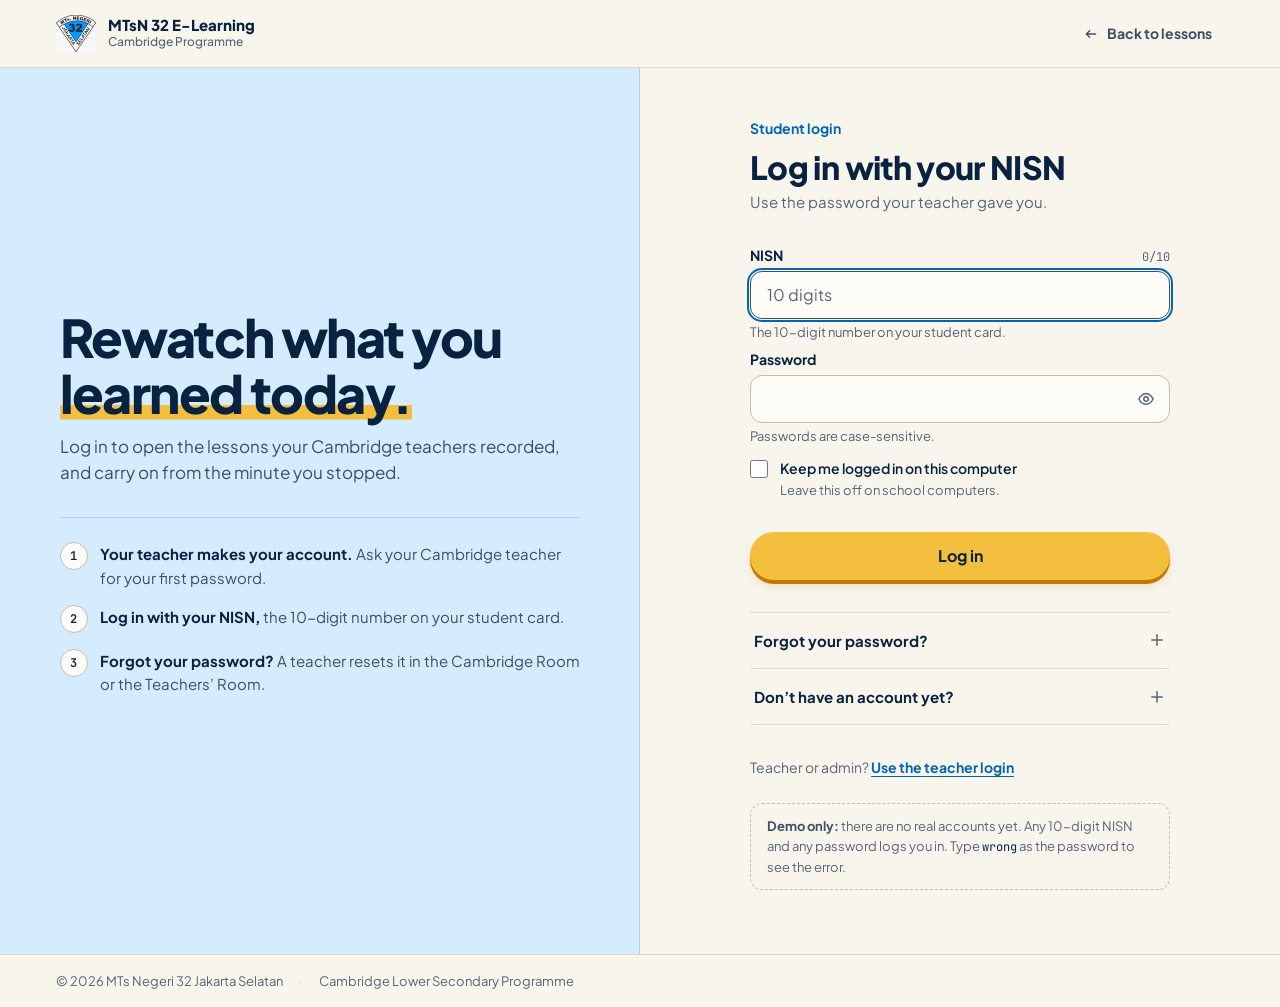
<file: login.html>
<!DOCTYPE html>
<html lang="en">
<head>
  <meta charset="UTF-8" />
  <meta name="viewport" content="width=device-width, initial-scale=1.0" />
  <title>Student login | MTsN 32 Cambridge E-Learning</title>
  <meta name="description" content="Log in with your NISN to rewatch Cambridge lessons from MTsN 32 Jakarta Selatan." />
  <link rel="icon" href="assets/logo.png" />
  <link rel="preconnect" href="https://fonts.googleapis.com" />
  <link rel="preconnect" href="https://fonts.gstatic.com" crossorigin />
  <link href="https://fonts.googleapis.com/css2?family=Plus+Jakarta+Sans:wght@400;500;600;700;800&family=JetBrains+Mono:wght@500;600&display=swap" rel="stylesheet" />
  <link rel="stylesheet" href="tokens.css" />
  <link rel="stylesheet" href="auth.css" />
</head>
<body data-role="student">

  <svg width="0" height="0" style="position:absolute" aria-hidden="true">
    <symbol id="i-arrow" viewBox="0 0 24 24"><path d="M5 12h14m-5-5 5 5-5 5"/></symbol>
    <symbol id="i-eye" viewBox="0 0 24 24"><path d="M2.5 12S6 5 12 5s9.5 7 9.5 7-3.5 7-9.5 7S2.5 12 2.5 12z"/><circle cx="12" cy="12" r="3"/></symbol>
    <symbol id="i-eye-off" viewBox="0 0 24 24"><path d="M3 3l18 18M10.6 5.1A9.7 9.7 0 0 1 12 5c6 0 9.5 7 9.5 7a17 17 0 0 1-3 3.9M6.6 6.6A17 17 0 0 0 2.5 12S6 19 12 19a9.4 9.4 0 0 0 4.4-1.1M9.9 9.9a3 3 0 0 0 4.2 4.2"/></symbol>
    <symbol id="i-check" viewBox="0 0 24 24"><path d="m5 12.5 4.5 4.5L19 7.5"/></symbol>
    <symbol id="i-plus" viewBox="0 0 24 24"><path d="M12 5v14M5 12h14"/></symbol>
    <symbol id="i-alert" viewBox="0 0 24 24"><circle cx="12" cy="12" r="9"/><path d="M12 7.5v5M12 16v.5"/></symbol>
    <symbol id="i-door" viewBox="0 0 24 24"><path d="M5 21V4a1 1 0 0 1 1-1h12a1 1 0 0 1 1 1v17M3 21h18M15 12h.01"/></symbol>
  </svg>

  <header class="topbar">
    <div class="in">
      <a href="index.html" class="brand" aria-label="MTsN 32 E-Learning, home">
        <img src="assets/logo.png" alt="" />
        <span><strong>MTsN 32 E-Learning</strong><small>Cambridge Programme</small></span>
      </a>
      <a href="index.html" class="back" aria-label="Back to lessons"><svg class="icon" aria-hidden="true"><use href="#i-arrow"/></svg><span>Back to lessons</span></a>
    </div>
  </header>

  <main class="auth">
    <!-- Panel: headline + how accounts work -->
    <section class="panel" aria-labelledby="panelH">
      <div class="panel-in">
        <div>
          <h1 id="panelH">Rewatch what you <span class="hl">learned today.</span></h1>
          <p class="lead">Log in to open the lessons your Cambridge teachers recorded, and carry on from the minute you stopped.</p>
        </div>

        <ol class="how" aria-label="How student accounts work">
          <li><span class="n">1</span><span><b>Your teacher makes your account.</b> Ask your Cambridge teacher for your first password.</span></li>
          <li><span class="n">2</span><span><b>Log in with your NISN,</b> the 10-digit number on your student card.</span></li>
          <li><span class="n">3</span><span><b>Forgot your password?</b> A teacher resets it in the Cambridge Room or the Teachers’ Room.</span></li>
        </ol>
      </div>
    </section>

    <!-- Form -->
    <section class="form-side" aria-labelledby="formH">
      <div class="form-card">
        <span class="who">Student login</span>
        <h2 id="formH">Log in with your NISN</h2>
        <p class="sub">Use the password your teacher gave you.</p>

        <form id="loginForm" novalidate>
          <div class="field">
            <div class="label-row"><label for="identifier">NISN</label><span class="count mono" id="idCount" aria-hidden="true">0/10</span></div>
            <div class="control">
              <input class="input" id="identifier" name="nisn" inputmode="numeric" autocomplete="username" maxlength="10"
                     placeholder="10 digits" aria-describedby="idHelp" aria-invalid="false" required autofocus />
              <span class="slot"><svg class="icon ok" id="idOk" hidden aria-hidden="true"><use href="#i-check"/></svg></span>
            </div>
            <p class="helper" id="idHelp" aria-live="polite">The 10-digit number on your student card.</p>
          </div>

          <div class="field">
            <div class="label-row"><label for="password">Password</label></div>
            <div class="control">
              <input class="input" id="password" name="password" type="password" autocomplete="current-password"
                     aria-describedby="pwHelp" aria-invalid="false" required />
              <span class="slot">
                <button class="eye" id="eye" type="button" aria-label="Show password" aria-pressed="false">
                  <svg class="icon i-show" aria-hidden="true"><use href="#i-eye"/></svg>
                  <svg class="icon i-hide" aria-hidden="true"><use href="#i-eye-off"/></svg>
                </button>
              </span>
            </div>
            <p class="helper" id="pwHelp" aria-live="polite">Passwords are case-sensitive.</p>
          </div>

          <label class="check">
            <input type="checkbox" name="remember" />
            <span>Keep me logged in on this computer<small>Leave this off on school computers.</small></span>
          </label>

          <div class="form-alert" id="formAlert" role="alert">
            <svg class="icon" aria-hidden="true"><use href="#i-alert"/></svg>
            <span>That NISN and password don’t match. Check both, or ask a teacher to reset your password.</span>
          </div>

          <button class="btn btn--push" id="submitBtn" type="submit" data-state="idle">Log in</button>
        </form>

        <div class="help">
          <button class="help-q" id="forgotQ" type="button" aria-expanded="false" aria-controls="forgotA">Forgot your password?<svg class="icon" aria-hidden="true"><use href="#i-plus"/></svg></button>
          <div class="help-a" id="forgotA" hidden>
            <p>Your teachers reset passwords. There’s no reset email. Come and see any Cambridge teacher, and bring your student card:</p>
            <ul class="rooms">
              <li><svg class="icon" aria-hidden="true"><use href="#i-door"/></svg>Cambridge Room</li>
              <li><svg class="icon" aria-hidden="true"><use href="#i-door"/></svg>Teachers’ Room</li>
            </ul>
          </div>
          <button class="help-q" type="button" aria-expanded="false" aria-controls="accountA">Don’t have an account yet?<svg class="icon" aria-hidden="true"><use href="#i-plus"/></svg></button>
          <div class="help-a" id="accountA" hidden>
            <p>Student accounts are made by your Cambridge teacher, so there’s no sign-up page. Ask your teacher to create yours. They’ll give you your first password.</p>
          </div>
        </div>

        <p class="switch-role">Teacher or admin? <a href="teacher.html">Use the teacher login</a></p>

        <p class="demo"><b>Demo only:</b> there are no real accounts yet. Any 10-digit NISN and any password logs you in. Type <code>wrong</code> as the password to see the error.</p>
      </div>
    </section>
  </main>

  <footer class="foot">
    <div class="in">
      <span>© <span id="year">2026</span> MTs Negeri 32 Jakarta Selatan</span><span class="sep" aria-hidden="true">·</span>
      <span>Cambridge Lower Secondary Programme</span>
    </div>
  </footer>

  <script src="auth.js"></script>
  <script>document.getElementById("year").textContent = new Date().getFullYear();</script>
</body>
</html>
</file>
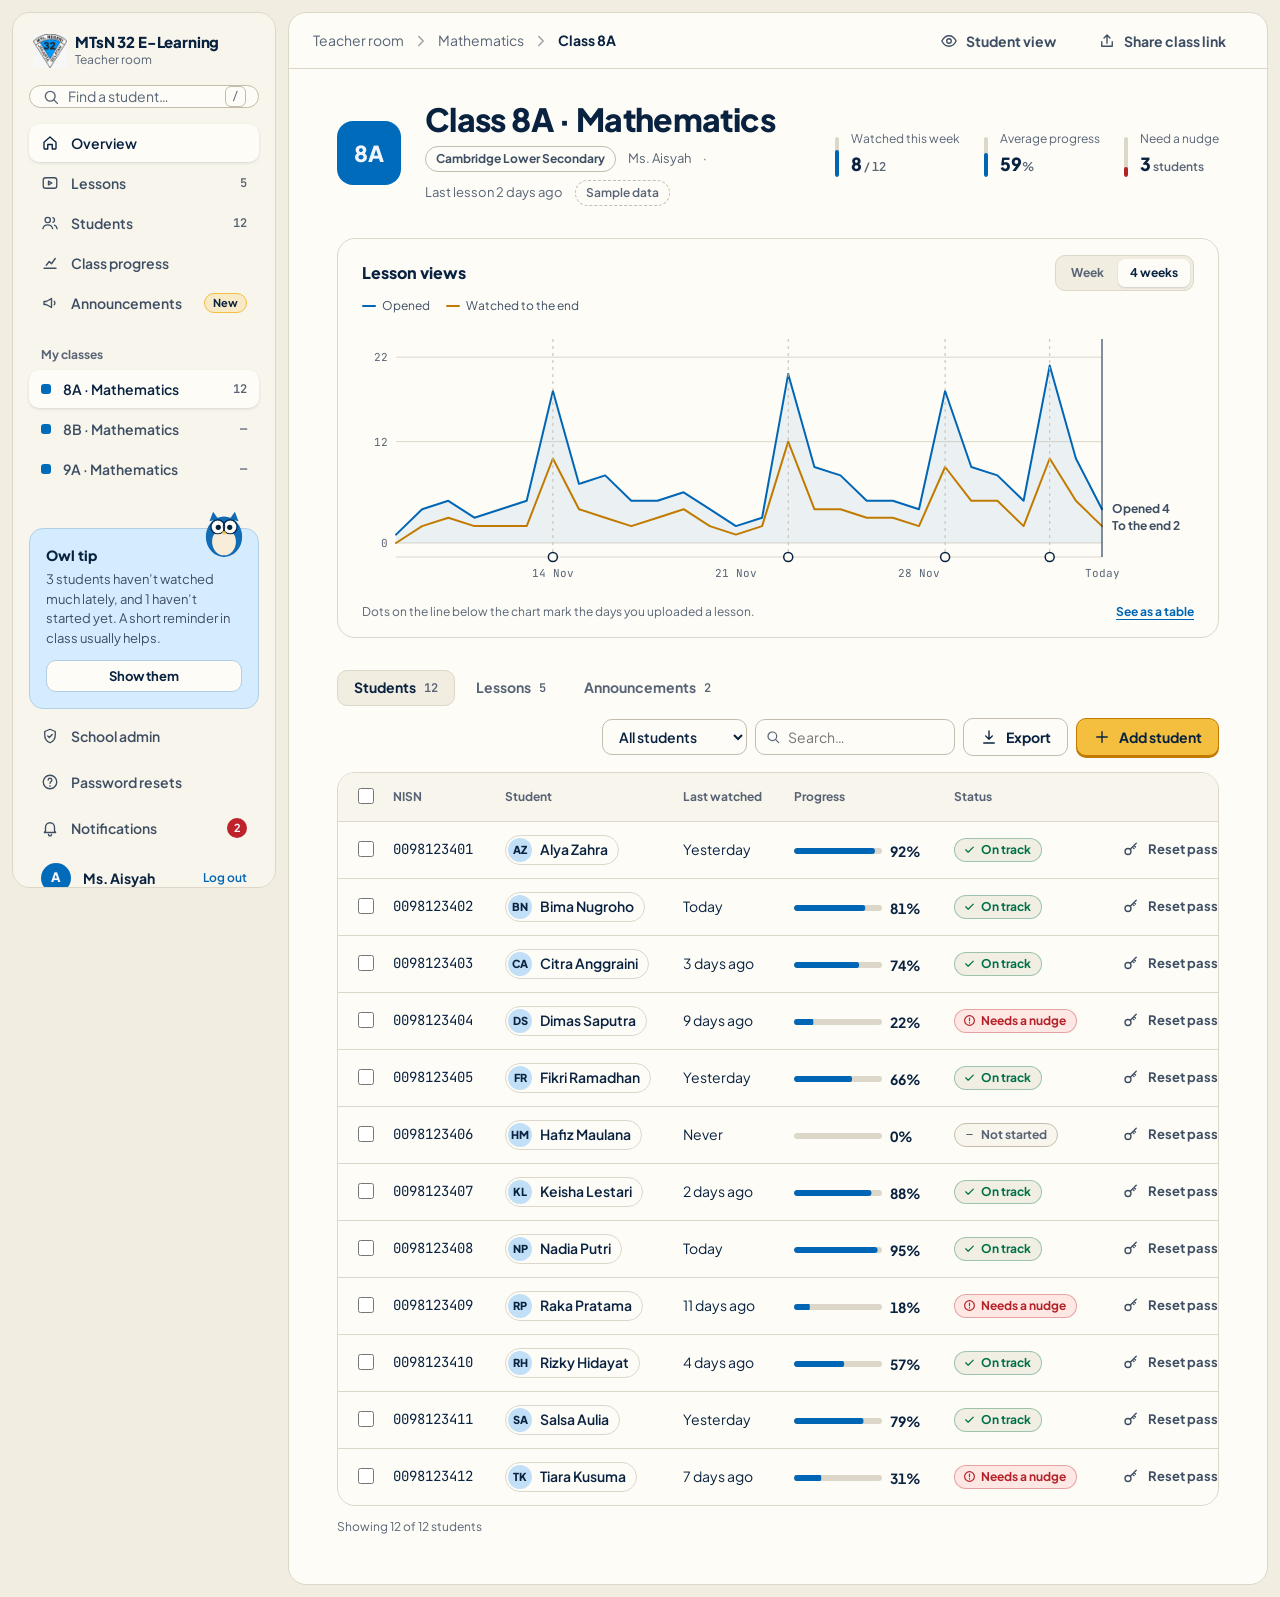
<file: teacher-dashboard.html>
<!DOCTYPE html>
<html lang="en">
<head>
  <meta charset="UTF-8" />
  <meta name="viewport" content="width=device-width, initial-scale=1.0" />
  <title>Teacher room | MTsN 32 Cambridge E-Learning</title>
  <meta name="description" content="Teachers of the MTsN 32 Cambridge Programme manage lessons, student accounts, class progress and announcements." />
  <meta name="robots" content="noindex" />
  <link rel="icon" href="assets/logo.png" />
  <link rel="preconnect" href="https://fonts.googleapis.com" />
  <link rel="preconnect" href="https://fonts.gstatic.com" crossorigin />
  <link href="https://fonts.googleapis.com/css2?family=Plus+Jakarta+Sans:wght@400;500;600;700;800&family=JetBrains+Mono:wght@500;600&display=swap" rel="stylesheet" />
  <link rel="stylesheet" href="tokens.css" />
  <link rel="stylesheet" href="dashboard.css" />
</head>
<body>
  <svg width="0" height="0" style="position:absolute" aria-hidden="true">
    <symbol id="i-home" viewBox="0 0 24 24"><path d="M4 11 12 4l8 7v8a1 1 0 0 1-1 1h-4v-6H9v6H5a1 1 0 0 1-1-1z"/></symbol>
    <symbol id="i-play" viewBox="0 0 24 24"><rect x="3" y="5" width="18" height="14" rx="3"/><path d="m10 9.5 4.5 2.5-4.5 2.5z"/></symbol>
    <symbol id="i-users" viewBox="0 0 24 24"><circle cx="9" cy="8" r="3.5"/><path d="M2.5 19.5c.8-3.2 3.4-5 6.5-5s5.7 1.8 6.5 5M16 4.8a3.5 3.5 0 0 1 0 6.4M18 14.8c1.8.7 3 2.3 3.5 4.7"/></symbol>
    <symbol id="i-chart" viewBox="0 0 24 24"><path d="M4 19h16M7 15l4-5 3 3 5-7"/></symbol>
    <symbol id="i-megaphone" viewBox="0 0 24 24"><path d="M4 10v4h3l7 4V6L7 10zM17.5 9.5a3.5 3.5 0 0 1 0 5"/></symbol>
    <symbol id="i-help" viewBox="0 0 24 24"><circle cx="12" cy="12" r="9"/><path d="M9.5 9.5a2.5 2.5 0 1 1 3.5 2.3c-.6.3-1 .8-1 1.5v.4M12 17v.5"/></symbol>
    <symbol id="i-bell" viewBox="0 0 24 24"><path d="M6 16V11a6 6 0 0 1 12 0v5l1.5 2h-15zM10 20.5a2 2 0 0 0 4 0"/></symbol>
    <symbol id="i-search" viewBox="0 0 24 24"><circle cx="11" cy="11" r="6.5"/><path d="m16 16 4.5 4.5"/></symbol>
    <symbol id="i-plus" viewBox="0 0 24 24"><path d="M12 5v14M5 12h14"/></symbol>
    <symbol id="i-down" viewBox="0 0 24 24"><path d="M12 4v11m-4.5-4.5L12 15l4.5-4.5M5 20h14"/></symbol>
    <symbol id="i-eye" viewBox="0 0 24 24"><path d="M2.5 12S6 5 12 5s9.5 7 9.5 7-3.5 7-9.5 7S2.5 12 2.5 12z"/><circle cx="12" cy="12" r="3"/></symbol>
    <symbol id="i-check" viewBox="0 0 24 24"><path d="m5 12.5 4.5 4.5L19 7.5"/></symbol>
    <symbol id="i-alert" viewBox="0 0 24 24"><circle cx="12" cy="12" r="9"/><path d="M12 7.5v5M12 16v.5"/></symbol>
    <symbol id="i-dash" viewBox="0 0 24 24"><path d="M7 12h10"/></symbol>
    <symbol id="i-key" viewBox="0 0 24 24"><circle cx="8" cy="14" r="4"/><path d="m11 11 8-8M16 6l2 2M14 8l2 2"/></symbol>
    <symbol id="i-menu" viewBox="0 0 24 24"><path d="M4 7h16M4 12h16M4 17h16"/></symbol>
    <symbol id="i-chev" viewBox="0 0 24 24"><path d="m9 6 6 6-6 6"/></symbol>
    <symbol id="i-copy" viewBox="0 0 24 24"><rect x="8" y="8" width="12" height="12" rx="2"/><path d="M16 8V5a1 1 0 0 0-1-1H5a1 1 0 0 0-1 1v10a1 1 0 0 0 1 1h3"/></symbol>
    <symbol id="i-shield" viewBox="0 0 24 24"><path d="M12 3 5 6v5c0 4.5 3 8.3 7 10 4-1.7 7-5.5 7-10V6z"/><path d="m9 12 2 2 4-4"/></symbol>
    <symbol id="i-share" viewBox="0 0 24 24"><path d="M12 15V4m-4 4 4-4 4 4M5 13v6h14v-6"/></symbol>
  </svg>

  <div class="app">
    <!-- ================= SIDEBAR ================= -->
    <aside class="side" id="side" aria-label="Teacher room">
      <a href="index.html" class="brand" aria-label="MTsN 32 E-Learning, student site">
        <img src="assets/logo.png" alt="" />
        <span><strong>MTsN 32 E-Learning</strong><small>Teacher room</small></span>
      </a>
      <button class="side-search" type="button" id="sideSearch"><svg class="icon" aria-hidden="true"><use href="#i-search"/></svg>Find a student…<kbd>/</kbd></button>

      <nav class="nav-group" aria-label="Sections">
        <button class="nav-item" type="button" data-go="overview" aria-current="page"><svg class="icon" aria-hidden="true"><use href="#i-home"/></svg>Overview</button>
        <button class="nav-item" type="button" data-go="lessons"><svg class="icon" aria-hidden="true"><use href="#i-play"/></svg>Lessons<span class="count" data-count="lessons"></span></button>
        <button class="nav-item" type="button" data-go="students"><svg class="icon" aria-hidden="true"><use href="#i-users"/></svg>Students<span class="count" data-count="students"></span></button>
        <button class="nav-item" type="button" data-go="progress"><svg class="icon" aria-hidden="true"><use href="#i-chart"/></svg>Class progress</button>
        <button class="nav-item" type="button" data-go="news"><svg class="icon" aria-hidden="true"><use href="#i-megaphone"/></svg>Announcements<span class="pill">New</span></button>
      </nav>

      <div class="nav-group" aria-label="My classes">
        <p class="nav-label">My classes</p>
        <button class="nav-item" type="button" aria-current="page" data-class="8A"><span class="dot"></span>8A · Mathematics<span class="count" data-count="students"></span></button>
        <button class="nav-item" type="button" data-class="8B"><span class="dot"></span>8B · Mathematics<span class="count">—</span></button>
        <button class="nav-item" type="button" data-class="9A"><span class="dot"></span>9A · Mathematics<span class="count">—</span></button>
      </div>

      <div class="side-bottom">
        <div class="owl-card" id="owlCard">
          <svg class="owl" viewBox="0 0 200 220" aria-hidden="true">
            <ellipse cx="100" cy="130" rx="70" ry="78" fill="var(--color-owl-body)"/>
            <ellipse cx="100" cy="150" rx="46" ry="52" fill="var(--color-owl-belly)"/>
            <path d="M44 70 58 34 78 62ZM156 70 142 34 122 62Z" fill="var(--color-owl-body)"/>
            <circle cx="76" cy="92" r="24" fill="var(--color-card)"/><circle cx="124" cy="92" r="24" fill="var(--color-card)"/>
            <circle cx="78" cy="94" r="10" fill="var(--color-ink)"/><circle cx="122" cy="94" r="10" fill="var(--color-ink)"/>
            <circle cx="76" cy="92" r="27" fill="none" stroke="var(--color-ink)" stroke-width="4"/><circle cx="124" cy="92" r="27" fill="none" stroke="var(--color-ink)" stroke-width="4"/>
            <path d="M92 110h16l-8 14z" fill="var(--color-action)"/>
          </svg>
          <strong>Owl tip</strong>
          <p id="owlTip"></p>
          <button class="btn btn--sm btn--sky" type="button" id="owlAction">Show them</button>
        </div>
        <a class="nav-item" href="admin.html"><svg class="icon" aria-hidden="true"><use href="#i-shield"/></svg>School admin</a>
        <button class="nav-item" type="button" id="helpBtn"><svg class="icon" aria-hidden="true"><use href="#i-help"/></svg>Password resets</button>
        <button class="nav-item" type="button"><svg class="icon" aria-hidden="true"><use href="#i-bell"/></svg>Notifications<span class="badge" aria-label="2 new">2</span></button>
        <div class="me"><span class="avatar" aria-hidden="true">A</span>Ms. Aisyah<a href="teacher.html">Log out</a></div>
      </div>
    </aside>
    <div class="scrim" id="scrim"></div>

    <!-- ================= MAIN ================= -->
    <div class="main">
      <header class="topbar">
        <button class="btn btn--ghost menu-btn" type="button" id="menuBtn" aria-label="Open menu" aria-controls="side" aria-expanded="false"><svg class="icon" aria-hidden="true"><use href="#i-menu"/></svg></button>
        <nav class="crumbs" aria-label="Breadcrumb">
          <span class="hide-sm">Teacher room</span><svg class="icon sep hide-sm" aria-hidden="true"><use href="#i-chev"/></svg>
          <span>Mathematics</span><svg class="icon sep" aria-hidden="true"><use href="#i-chev"/></svg>
          <b aria-current="page">Class 8A</b>
        </nav>
        <div class="top-actions">
          <a class="btn btn--ghost" href="index.html"><svg class="icon" aria-hidden="true"><use href="#i-eye"/></svg><span>Student view</span></a>
          <button class="btn btn--ghost" type="button" id="shareBtn"><svg class="icon" aria-hidden="true"><use href="#i-share"/></svg><span>Share class link</span></button>
        </div>
      </header>

      <main class="content" id="top">
        <!-- Class header + three meters -->
        <section class="head" aria-labelledby="classH">
          <div class="class-mark" aria-hidden="true">8A</div>
          <div>
            <h1 id="classH">Class 8A · Mathematics</h1>
            <div class="head-meta">
              <span class="chip">Cambridge Lower Secondary</span>
              <span>Ms. Aisyah</span><span aria-hidden="true">·</span><span>Last lesson 2 days ago</span>
              <span class="chip chip--sample" title="Numbers on this page are examples until the school database is connected">Sample data</span>
            </div>
          </div>
          <div class="meters" id="meters"></div>
        </section>

        <!-- Chart: lesson views -->
        <section class="card" id="progress" aria-labelledby="chartH">
          <div class="card-head">
            <h2 id="chartH">Lesson views</h2>
            <div class="seg" role="group" aria-label="Time range">
              <button type="button" data-range="7" aria-pressed="false">Week</button>
              <button type="button" data-range="28" aria-pressed="true">4 weeks</button>
            </div>
            <div class="legend" aria-hidden="true"><span><i></i>Opened</span><span><i class="s2"></i>Watched to the end</span></div>
          </div>
          <div class="chart-wrap" id="chartWrap">
            <svg id="chart" role="img" aria-labelledby="chartH chartDesc"></svg>
            <p class="sr" id="chartDesc"></p>
            <div class="tip" id="tip" aria-hidden="true"></div>
          </div>
          <div class="chart-foot">
            <span>Dots on the line below the chart mark the days you uploaded a lesson.</span>
            <button type="button" id="asTable">See as a table</button>
          </div>
        </section>

        <!-- Work area -->
        <section aria-labelledby="workH">
          <h2 class="sr" id="workH">Manage class 8A</h2>
          <div class="work-head">
            <div class="tabs" role="tablist" aria-label="Manage">
              <button class="tab" role="tab" type="button" id="tab-students" data-tab="students" aria-selected="true" aria-controls="panel">Students<span class="count" data-count="students"></span></button>
              <button class="tab" role="tab" type="button" id="tab-lessons" data-tab="lessons" aria-selected="false" aria-controls="panel" tabindex="-1">Lessons<span class="count" data-count="lessons"></span></button>
              <button class="tab" role="tab" type="button" id="tab-news" data-tab="news" aria-selected="false" aria-controls="panel" tabindex="-1">Announcements<span class="count" data-count="news"></span></button>
            </div>
            <div class="toolbar">
              <label class="sr" for="filterSel">Filter</label>
              <select id="filterSel"></select>
              <div class="search-in"><svg class="icon" aria-hidden="true"><use href="#i-search"/></svg><label class="sr" for="q">Search</label><input id="q" type="search" placeholder="Search…" autocomplete="off" /></div>
              <button class="btn" type="button" id="exportBtn"><svg class="icon" aria-hidden="true"><use href="#i-down"/></svg>Export</button>
              <button class="btn btn--push" type="button" id="addBtn"><svg class="icon" aria-hidden="true"><use href="#i-plus"/></svg><span>Add student</span></button>
            </div>
          </div>
          <div class="table-wrap" id="panel" role="tabpanel" aria-labelledby="tab-students" tabindex="0">
            <table><thead id="thead"></thead><tbody id="tbody"></tbody></table>
          </div>
          <div class="table-foot"><span id="tableCount"></span><span id="tableNote"></span></div>
        </section>
      </main>
    </div>
  </div>

  <!-- ================= DIALOGS ================= -->
  <dialog id="dlgStudent" aria-labelledby="dlgStudentH">
    <form class="dlg-in" method="dialog" novalidate id="formStudent">
      <h2 id="dlgStudentH">Add a student</h2>
      <p class="sub">The student logs in with their NISN and the temporary password you give them.</p>
      <div class="field">
        <label for="fNisn">NISN <span id="nisnCount">0 / 10</span></label>
        <input id="fNisn" inputmode="numeric" maxlength="10" autocomplete="off" aria-describedby="nisnHelp" required />
        <p class="help" id="nisnHelp">The 10-digit number on the student’s card.</p>
      </div>
      <div class="field">
        <label for="fName">Full name</label>
        <input id="fName" autocomplete="off" aria-describedby="nameHelp" required />
        <p class="help" id="nameHelp">As written on the class list.</p>
      </div>
      <div class="field">
        <label for="fClass">Class</label>
        <select id="fClass"><option>8A</option><option>8B</option><option>9A</option></select>
      </div>
      <div class="done" hidden id="studentDone">
        <p><b id="doneName"></b> can log in now. Give them this temporary password; they choose their own after the first login.</p>
        <div class="temp"><code id="doneTemp"></code><button class="btn btn--sm" type="button" data-copy="doneTemp"><svg class="icon" aria-hidden="true"><use href="#i-copy"/></svg>Copy</button></div>
      </div>
      <div class="dlg-actions">
        <button class="btn btn--ghost" type="button" data-close>Cancel</button>
        <button class="btn btn--push" type="submit" id="studentSubmit">Create account</button>
      </div>
    </form>
  </dialog>

  <dialog id="dlgReset" aria-labelledby="dlgResetH">
    <form class="dlg-in" method="dialog" id="formReset">
      <h2 id="dlgResetH">Reset password</h2>
      <p class="sub" id="resetSub"></p>
      <div class="done" hidden id="resetDone">
        <p>New temporary password. Tell it to the student in person; the old one stops working now.</p>
        <div class="temp"><code id="resetTemp"></code><button class="btn btn--sm" type="button" data-copy="resetTemp"><svg class="icon" aria-hidden="true"><use href="#i-copy"/></svg>Copy</button></div>
      </div>
      <div class="dlg-actions">
        <button class="btn btn--ghost" type="button" data-close>Cancel</button>
        <button class="btn btn--push" type="submit" id="resetSubmit"><svg class="icon" aria-hidden="true"><use href="#i-key"/></svg>Reset password</button>
      </div>
    </form>
  </dialog>

  <dialog id="dlgLesson" aria-labelledby="dlgLessonH">
    <form class="dlg-in" method="dialog" novalidate id="formLesson">
      <h2 id="dlgLessonH">Upload a lesson</h2>
      <p class="sub">Paste the link to your recording. It shows up for class 8A under Mathematics.</p>
      <div class="field"><label for="lTitle">Lesson title</label><input id="lTitle" autocomplete="off" required /></div>
      <div class="field"><label for="lUnit">Unit</label><input id="lUnit" inputmode="numeric" maxlength="2" autocomplete="off" required /></div>
      <div class="field"><label for="lLink">Video link</label><input id="lLink" type="url" placeholder="https://…" autocomplete="off" aria-describedby="linkHelp" required /><p class="help" id="linkHelp">A YouTube or Google Drive link works.</p></div>
      <div class="dlg-actions">
        <button class="btn btn--ghost" type="button" data-close>Cancel</button>
        <button class="btn btn--ghost" type="submit" value="draft">Save as draft</button>
        <button class="btn btn--push" type="submit" value="publish">Publish</button>
      </div>
    </form>
  </dialog>

  <dialog id="dlgNews" aria-labelledby="dlgNewsH">
    <form class="dlg-in" method="dialog" novalidate id="formNews">
      <h2 id="dlgNewsH">Post an announcement</h2>
      <p class="sub">It runs in the blue bar at the top of the student page.</p>
      <div class="field"><label for="nText">Message <span id="nCount">0 / 90</span></label><textarea id="nText" maxlength="90" required></textarea></div>
      <div class="field"><label for="nUntil">Show until</label><input id="nUntil" type="date" required /></div>
      <div class="dlg-actions">
        <button class="btn btn--ghost" type="button" data-close>Cancel</button>
        <button class="btn btn--push" type="submit">Post</button>
      </div>
    </form>
  </dialog>

  <dialog id="dlgHelp" aria-labelledby="dlgHelpH">
    <div class="dlg-in">
      <h2 id="dlgHelpH">How password resets work</h2>
      <p class="sub">There is no reset email. Students come to the Cambridge Room or the Teachers’ Room.</p>
      <ol style="margin:0;padding-left:1.2em;display:grid;gap:6px;font-size:var(--text-sm)">
        <li>Check the student’s card or NISN.</li>
        <li>Find them in <b>Students</b> and press <b>Reset password</b>.</li>
        <li>Tell them the temporary password. They choose a new one when they log in.</li>
      </ol>
      <div class="dlg-actions"><button class="btn btn--push" type="button" data-close>Got it</button></div>
    </div>
  </dialog>

  <script src="dashboard.js"></script>
  <script>
    /* ---------- Sample data (replace with data from your backend later) ---------- */
    const LESSONS = [
      { id: "mth-6", title: "Angles in Triangles",      unit: 6, dur: "19:10", daysAgo: 2,  views: 9,  avg: 71, status: "published" },
      { id: "mth-5", title: "Ratio and Proportion",     unit: 5, dur: "18:45", daysAgo: 6,  views: 11, avg: 64, status: "published" },
      { id: "mth-4", title: "Solving Linear Equations", unit: 4, dur: "20:15", daysAgo: 12, views: 12, avg: 58, status: "published" },
      { id: "mth-3", title: "Fractions and Decimals",   unit: 3, dur: "22:30", daysAgo: 21, views: 12, avg: 82, status: "published" },
      { id: "mth-7", title: "Area of Compound Shapes",  unit: 7, dur: "—",     daysAgo: null, views: 0, avg: 0, status: "draft" },
    ];
    const STUDENTS = [
      ["0098123401", "Alya Zahra", 1, 92], ["0098123402", "Bima Nugroho", 0, 81], ["0098123403", "Citra Anggraini", 3, 74],
      ["0098123404", "Dimas Saputra", 9, 22], ["0098123405", "Fikri Ramadhan", 1, 66], ["0098123406", "Hafiz Maulana", null, 0],
      ["0098123407", "Keisha Lestari", 2, 88], ["0098123408", "Nadia Putri", 0, 95], ["0098123409", "Raka Pratama", 11, 18],
      ["0098123410", "Rizky Hidayat", 4, 57], ["0098123411", "Salsa Aulia", 1, 79], ["0098123412", "Tiara Kusuma", 7, 31],
    ].map(([nisn, name, last, progress]) => ({ nisn, name, last, progress }));
    const NEWS = [
      { text: "Unit 6 · Angles in Triangles is up. Watch before Thursday’s quiz.", until: -3, status: "live" },
      { text: "Bring a protractor to class on Monday.", until: -5, status: "live" },
      { text: "Unit 5 homework is due Friday.", until: 4, status: "ended" },
    ];
    const statusOf = s => s.last == null ? "idle" : (s.last > 6 || s.progress < 35) ? "nudge" : "ok";
    Object.assign(TAG, {
      ok:    ["ok", "i-check", "On track"],
      nudge: ["nudge", "i-alert", "Needs a nudge"],
      idle:  ["idle", "i-dash", "Not started"],
    });

    /* ---------- Meters (the reference's three small scores, made honest) ---------- */
    function renderMeters() {
      const n = STUDENTS.length;
      const week = STUDENTS.filter(s => s.last != null && s.last <= 6).length;
      const avg = Math.round(STUDENTS.reduce((a, s) => a + s.progress, 0) / n);
      const nudge = STUDENTS.filter(s => statusOf(s) === "nudge").length;
      const idle = STUDENTS.filter(s => statusOf(s) === "idle").length;
      $("meters").innerHTML = [
        ["Watched this week", `${week}<small> / ${n}</small>`, week / n, ""],
        ["Average progress", `${avg}<small>%</small>`, avg / 100, ""],
        ["Need a nudge", `${nudge}<small> students</small>`, nudge / n, "warn"],
      ].map(([l, v, p, c]) => `<div class="meter ${c}"><span class="rail"><i style="height:${Math.round(p * 100)}%"></i></span><span>${l}</span><b>${v}</b></div>`).join("");
      $("owlTip").textContent = `${nudge} students haven’t watched much lately${idle ? `, and ${idle} haven’t started yet` : ""}. A short reminder in class usually helps.`;
      document.querySelectorAll('[data-count="students"]').forEach(e => e.textContent = n);
      document.querySelectorAll('[data-count="lessons"]').forEach(e => e.textContent = LESSONS.length);
      document.querySelectorAll('[data-count="news"]').forEach(e => e.textContent = NEWS.filter(x => x.status === "live").length);
    }

    /* ---------- Chart: opened vs watched to the end, one axis ---------- */
    const SERIES = Array.from({ length: 28 }, (_, i) => {
      const d = 27 - i;                                   // days ago
      const up = LESSONS.find(l => l.daysAgo === d && l.status === "published");
      const since = LESSONS.filter(l => l.daysAgo != null && l.daysAgo >= d).map(l => l.daysAgo - d).sort((a, b) => a - b)[0] ?? 9;
      const wkend = new Date(Date.now() - d * DAY).getDay() % 6 === 0;
      const opened = Math.max(1, Math.round((up ? 9 : 0) + 8 * Math.exp(-since / 2.2) + (wkend ? 1 : 3) + ((i * 7) % 3)));
      const finished = Math.max(0, Math.round(opened * (0.42 + ((i * 5) % 4) * 0.06)));
      return { d, opened, finished, event: up ? `Uploaded: Unit ${up.unit} · ${up.title}` : "" };
    });

    /* ---------- Work area: students / lessons / announcements ---------- */
    const VIEWS = {
      students: {
        add: "Add student", dlg: "dlgStudent",
        filters: [["all", "All students"], ["nudge", "Needs a nudge"], ["ok", "On track"], ["idle", "Not started"]],
        head: `<tr><th class="check"><input type="checkbox" aria-label="Select all students" data-all /></th><th>NISN</th><th>Student</th><th>Last watched</th><th>Progress</th><th>Status</th><th><span class="sr">Actions</span></th></tr>`,
        rows: () => STUDENTS,
        match: (s, f, q) => (f === "all" || statusOf(s) === f) && (!q || (s.name + s.nisn).toLowerCase().includes(q)),
        row: s => `<tr data-nisn="${s.nisn}"><td class="check"><input type="checkbox" aria-label="Select ${esc(s.name)}" /></td>
          <td class="mono">${s.nisn}</td><td><span class="who"><span class="avatar" aria-hidden="true">${initials(s.name)}</span>${esc(s.name)}</span></td>
          <td>${ago(s.last)}</td><td><span class="prog"><span class="track"><i style="--p:${s.progress / 100}"></i></span><b>${s.progress}%</b></span></td>
          <td>${tag(statusOf(s))}</td><td class="act"><button class="btn btn--sm btn--ghost" type="button" data-reset="${s.nisn}"><svg class="icon" aria-hidden="true"><use href="#i-key"/></svg>Reset password</button></td></tr>`,
        csv: s => [s.nisn, s.name, ago(s.last), s.progress + "%", TAG[statusOf(s)][2]],
        csvHead: ["NISN", "Student", "Last watched", "Progress", "Status"],
        noun: "students",
      },
      lessons: {
        add: "Upload lesson", dlg: "dlgLesson",
        filters: [["all", "All lessons"], ["published", "Published"], ["draft", "Drafts"]],
        head: `<tr><th>Unit</th><th>Lesson</th><th>Length</th><th>Opened by</th><th>Avg. watched</th><th>Uploaded</th><th>Status</th><th><span class="sr">Actions</span></th></tr>`,
        rows: () => LESSONS,
        match: (l, f, q) => (f === "all" || l.status === f) && (!q || l.title.toLowerCase().includes(q)),
        row: l => `<tr><td class="num">Unit ${l.unit}</td><td><b>${esc(l.title)}</b></td><td class="mono">${l.dur}</td>
          <td class="num">${l.status === "draft" ? "—" : `${l.views} / ${STUDENTS.length}`}</td>
          <td>${l.status === "draft" ? "—" : `<span class="prog"><span class="track"><i style="--p:${l.avg / 100}"></i></span><b>${l.avg}%</b></span>`}</td>
          <td>${l.daysAgo == null ? "—" : ago(l.daysAgo)}</td><td>${tag(l.status)}</td>
          <td class="act"><button class="btn btn--sm btn--ghost" type="button">Edit</button></td></tr>`,
        csv: l => [l.unit, l.title, l.dur, l.views, l.avg + "%", ago(l.daysAgo), l.status],
        csvHead: ["Unit", "Lesson", "Length", "Opened by", "Avg. watched", "Uploaded", "Status"],
        noun: "lessons",
      },
      news: {
        add: "Post announcement", dlg: "dlgNews",
        filters: [["all", "All announcements"], ["live", "Running"], ["ended", "Ended"]],
        head: `<tr><th>Message</th><th>Shows until</th><th>Status</th><th><span class="sr">Actions</span></th></tr>`,
        rows: () => NEWS,
        match: (n, f, q) => (f === "all" || n.status === f) && (!q || n.text.toLowerCase().includes(q)),
        row: (n, i) => `<tr><td style="white-space:normal;min-width:280px">${esc(n.text)}</td><td>${dateText(n.until, { weekday: "short", day: "numeric", month: "short" })}</td><td>${tag(n.status)}</td>
          <td class="act">${n.status === "live" ? `<button class="btn btn--sm btn--ghost" type="button" data-end="${i}">End now</button>` : ""}</td></tr>`,
        csv: n => [n.text, dateText(n.until), n.status],
        csvHead: ["Message", "Shows until", "Status"],
        noun: "announcements",
      },
    };
    let view = "students";
    function setView(v, focus) {
      view = v;
      document.querySelectorAll(".tab").forEach(t => { const on = t.dataset.tab === v; t.setAttribute("aria-selected", on); t.tabIndex = on ? 0 : -1; if (on && focus) t.focus(); });
      $("panel").setAttribute("aria-labelledby", "tab-" + v);
      $("filterSel").innerHTML = VIEWS[v].filters.map(([k, l]) => `<option value="${k}">${l}</option>`).join("");
      $("addBtn").querySelector("span").textContent = VIEWS[v].add;
      $("q").value = "";
      $("thead").innerHTML = VIEWS[v].head;
      renderRows();
    }
    function visibleRows() {
      const V = VIEWS[view], f = $("filterSel").value, q = $("q").value.trim().toLowerCase();
      return V.rows().map((r, i) => [r, i]).filter(([r]) => V.match(r, f, q));
    }
    function renderRows(addedKey) {
      const V = VIEWS[view], list = visibleRows();
      $("tbody").innerHTML = list.length ? list.map(([r, i]) => V.row(r, i)).join("")
        : `<tr class="empty-row"><td colspan="8">No ${V.noun} match. Clear the search or pick another filter.</td></tr>`;
      $("tableCount").textContent = `Showing ${list.length} of ${V.rows().length} ${V.noun}`;
      $("tableNote").textContent = view === "news" ? "Running announcements appear in the student page’s blue bar." : "";
      if (addedKey) $("tbody").querySelector(`[data-nisn="${addedKey}"]`)?.classList.add("added");
    }
    document.querySelector(".tabs").addEventListener("click", e => { const t = e.target.closest(".tab"); if (t) setView(t.dataset.tab); });
    document.querySelector(".tabs").addEventListener("keydown", e => {
      if (!["ArrowLeft", "ArrowRight"].includes(e.key)) return;
      const keys = Object.keys(VIEWS), i = keys.indexOf(view);
      setView(keys[(i + (e.key === "ArrowRight" ? 1 : -1) + keys.length) % keys.length], true);
    });
    $("filterSel").addEventListener("change", () => renderRows());
    $("q").addEventListener("input", () => renderRows());
    $("thead").addEventListener("change", e => { if (e.target.matches("[data-all]")) $("tbody").querySelectorAll('input[type="checkbox"]').forEach(c => c.checked = e.target.checked); });

    /* Export: download what's on screen as CSV */
    $("exportBtn").addEventListener("click", () => {
      const V = VIEWS[view];
      const lines = [V.csvHead, ...visibleRows().map(([r]) => V.csv(r))].map(r => r.map(c => `"${String(c).replace(/"/g, '""')}"`).join(","));
      const a = document.createElement("a");
      a.href = URL.createObjectURL(new Blob([lines.join("\n")], { type: "text/csv" }));
      a.download = `8A-${V.noun}.csv`; a.click(); URL.revokeObjectURL(a.href);
    });

    /* ---------- Dialogs ---------- */
    $("addBtn").addEventListener("click", () => {
      const id = VIEWS[view].dlg, f = $(id).querySelector("form");
      f.reset(); f.querySelectorAll("[aria-invalid]").forEach(i => i.setAttribute("aria-invalid", "false"));
      if (id === "dlgStudent") { $("studentDone").hidden = true; $("studentSubmit").textContent = "Create account"; $("nisnCount").textContent = "0 / 10"; setHelp("nisnHelp", "The 10-digit number on the student’s card."); }
      if (id === "dlgNews") { $("nCount").textContent = "0 / 90"; $("nUntil").value = new Date(Date.now() + 7 * DAY).toISOString().slice(0, 10); }
      openDlg(id);
    });

    // Add student
    $("fNisn").addEventListener("input", e => { e.target.value = e.target.value.replace(/\D/g, ""); $("nisnCount").textContent = `${e.target.value.length} / 10`; });
    $("formStudent").addEventListener("submit", e => {
      e.preventDefault();
      if (!$("studentDone").hidden) return $("dlgStudent").close();
      const nisn = $("fNisn").value, name = $("fName").value.trim();
      let ok = true;
      if (nisn.length !== 10) { ok = false; $("fNisn").setAttribute("aria-invalid", "true"); setHelp("nisnHelp", `NISN needs 10 digits; this has ${nisn.length}.`, true); }
      else if (STUDENTS.some(s => s.nisn === nisn)) { ok = false; $("fNisn").setAttribute("aria-invalid", "true"); setHelp("nisnHelp", "A student with this NISN already has an account. Use Reset password instead.", true); }
      else { $("fNisn").setAttribute("aria-invalid", "false"); setHelp("nisnHelp", "The 10-digit number on the student’s card."); }
      if (!name) { ok = false; $("fName").setAttribute("aria-invalid", "true"); setHelp("nameHelp", "Add the student’s full name.", true); }
      else { $("fName").setAttribute("aria-invalid", "false"); setHelp("nameHelp", "As written on the class list."); }
      if (!ok) return (e.target.querySelector('[aria-invalid="true"]')).focus();
      STUDENTS.push({ nisn, name, last: null, progress: 0 });
      $("doneName").textContent = name; $("doneTemp").textContent = tempPass();
      $("studentDone").hidden = false; $("studentSubmit").textContent = "Done";
      renderMeters(); renderRows(nisn);
    });

    // Reset password
    let resetting;
    $("tbody").addEventListener("click", e => {
      const r = e.target.closest("[data-reset]");
      if (r) {
        resetting = STUDENTS.find(s => s.nisn === r.dataset.reset);
        $("resetSub").textContent = `${resetting.name} · NISN ${resetting.nisn}. Check their student card first.`;
        $("resetDone").hidden = true; $("resetSubmit").innerHTML = '<svg class="icon" aria-hidden="true"><use href="#i-key"/></svg>Reset password';
        openDlg("dlgReset");
      }
      const end = e.target.closest("[data-end]");
      if (end) { NEWS[+end.dataset.end].status = "ended"; renderMeters(); renderRows(); }
    });
    $("formReset").addEventListener("submit", e => {
      e.preventDefault();
      if (!$("resetDone").hidden) return $("dlgReset").close();
      $("resetTemp").textContent = tempPass(); $("resetDone").hidden = false; $("resetSubmit").textContent = "Done";
    });

    // Upload lesson
    $("formLesson").addEventListener("submit", e => {
      e.preventDefault();
      const t = $("lTitle"), u = $("lUnit"), l = $("lLink");
      const bad = [[t, !t.value.trim()], [u, !/^\d{1,2}$/.test(u.value)], [l, !/^https?:\/\/\S+$/.test(l.value)]];
      bad.forEach(([el, b]) => el.setAttribute("aria-invalid", b));
      const first = bad.find(([, b]) => b); if (first) return first[0].focus();
      const publish = e.submitter?.value !== "draft";
      LESSONS.unshift({ id: "new-" + Date.now(), title: t.value.trim(), unit: +u.value, dur: "—", daysAgo: publish ? 0 : null, views: 0, avg: 0, status: publish ? "published" : "draft" });
      $("dlgLesson").close(); renderMeters(); renderRows();
    });

    // Announcement
    $("nText").addEventListener("input", e => $("nCount").textContent = `${e.target.value.length} / 90`);
    $("formNews").addEventListener("submit", e => {
      e.preventDefault();
      const t = $("nText"); if (!t.value.trim()) { t.setAttribute("aria-invalid", "true"); return t.focus(); }
      const days = Math.round((new Date($("nUntil").value) - Date.now()) / DAY);
      NEWS.unshift({ text: t.value.trim(), until: -Math.max(0, days), status: "live" });
      $("dlgNews").close(); renderMeters(); renderRows();
    });

    /* ---------- Sidebar ---------- */
    addEventListener("keydown", e => {
      if (e.key === "/" && !e.target.closest("input, textarea, select")) { e.preventDefault(); setView("students"); $("q").focus(); }
    });
    document.querySelectorAll("[data-go]").forEach(b => b.addEventListener("click", () => {
      document.querySelectorAll("[data-go]").forEach(o => o === b ? o.setAttribute("aria-current", "page") : o.removeAttribute("aria-current"));
      const g = b.dataset.go;
      if (g === "overview") $("top").scrollIntoView({ behavior: "smooth" });
      else if (g === "progress") $("progress").scrollIntoView({ behavior: "smooth" });
      else { setView(g); $("panel").scrollIntoView({ behavior: "smooth", block: "center" }); }
      menu(false);
    }));
    $("sideSearch").addEventListener("click", () => { menu(false); setView("students"); $("q").focus(); });
    $("owlAction").addEventListener("click", () => { setView("students"); $("filterSel").value = "nudge"; renderRows(); $("panel").scrollIntoView({ behavior: "smooth", block: "center" }); menu(false); });
    $("helpBtn").addEventListener("click", () => openDlg("dlgHelp"));
    $("shareBtn").addEventListener("click", e => {
      navigator.clipboard?.writeText(location.origin + "/#library");
      const s = e.currentTarget.querySelector("span"); s.textContent = "Link copied"; setTimeout(() => s.textContent = "Share class link", 1400);
    });

    renderMeters(); setView("students"); initChart(SERIES);
  </script>
</body>
</html>
</file>
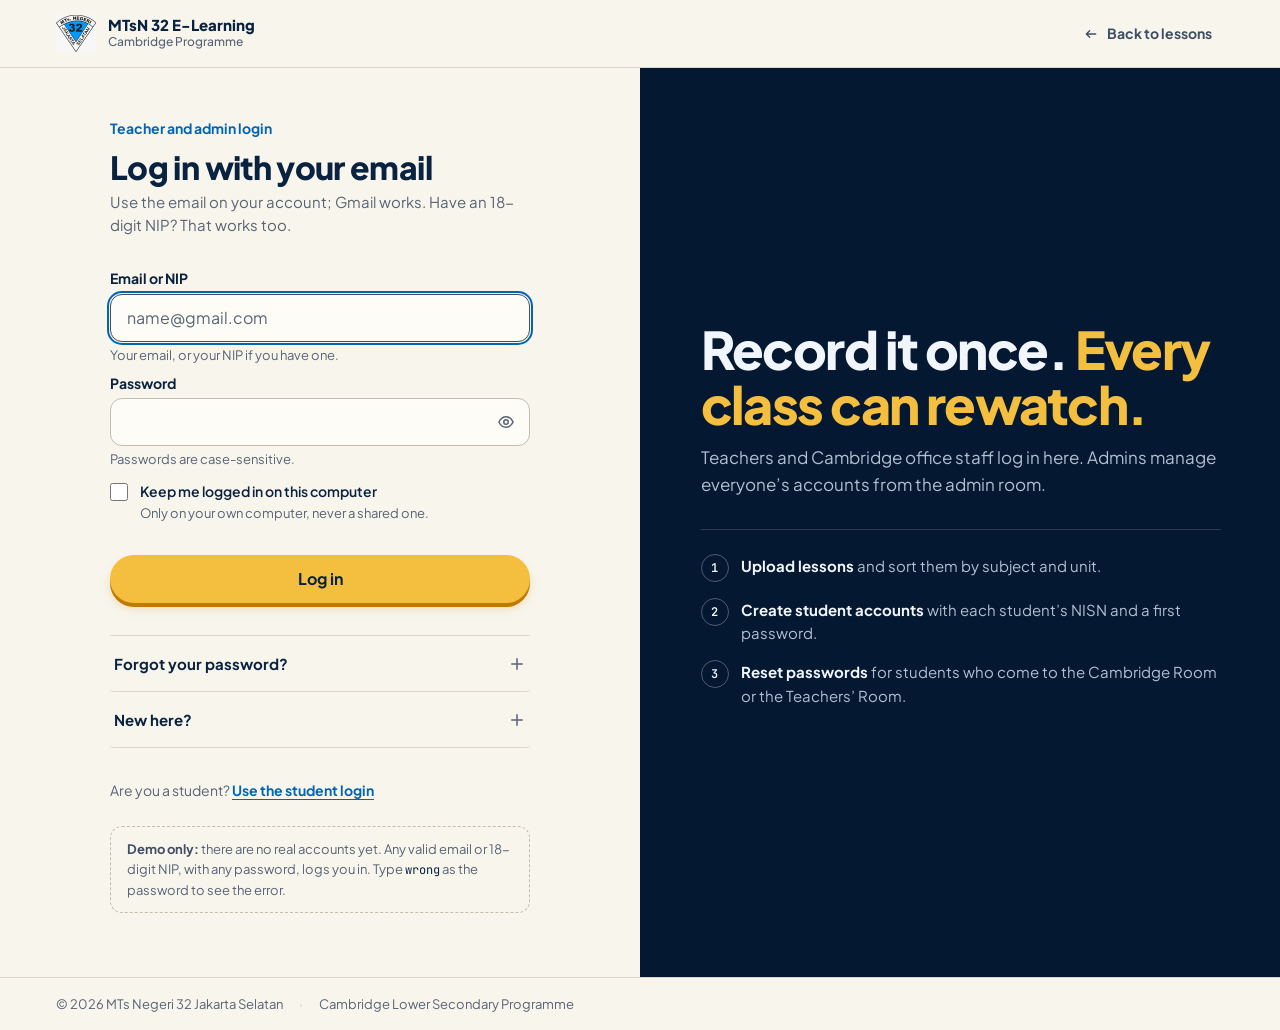
<file: teacher.html>
<!DOCTYPE html>
<html lang="en">
<head>
  <meta charset="UTF-8" />
  <meta name="viewport" content="width=device-width, initial-scale=1.0" />
  <title>Teacher login | MTsN 32 Cambridge E-Learning</title>
  <meta name="description" content="Teachers and Cambridge office staff of MTsN 32 log in with their email or NIP." />
  <link rel="icon" href="assets/logo.png" />
  <link rel="preconnect" href="https://fonts.googleapis.com" />
  <link rel="preconnect" href="https://fonts.gstatic.com" crossorigin />
  <link href="https://fonts.googleapis.com/css2?family=Plus+Jakarta+Sans:wght@400;500;600;700;800&family=JetBrains+Mono:wght@500;600&display=swap" rel="stylesheet" />
  <link rel="stylesheet" href="tokens.css" />
  <link rel="stylesheet" href="auth.css" />
</head>
<body data-role="teacher">

  <svg width="0" height="0" style="position:absolute" aria-hidden="true">
    <symbol id="i-arrow" viewBox="0 0 24 24"><path d="M5 12h14m-5-5 5 5-5 5"/></symbol>
    <symbol id="i-eye" viewBox="0 0 24 24"><path d="M2.5 12S6 5 12 5s9.5 7 9.5 7-3.5 7-9.5 7S2.5 12 2.5 12z"/><circle cx="12" cy="12" r="3"/></symbol>
    <symbol id="i-eye-off" viewBox="0 0 24 24"><path d="M3 3l18 18M10.6 5.1A9.7 9.7 0 0 1 12 5c6 0 9.5 7 9.5 7a17 17 0 0 1-3 3.9M6.6 6.6A17 17 0 0 0 2.5 12S6 19 12 19a9.4 9.4 0 0 0 4.4-1.1M9.9 9.9a3 3 0 0 0 4.2 4.2"/></symbol>
    <symbol id="i-check" viewBox="0 0 24 24"><path d="m5 12.5 4.5 4.5L19 7.5"/></symbol>
    <symbol id="i-plus" viewBox="0 0 24 24"><path d="M12 5v14M5 12h14"/></symbol>
    <symbol id="i-alert" viewBox="0 0 24 24"><circle cx="12" cy="12" r="9"/><path d="M12 7.5v5M12 16v.5"/></symbol>
    <symbol id="i-door" viewBox="0 0 24 24"><path d="M5 21V4a1 1 0 0 1 1-1h12a1 1 0 0 1 1 1v17M3 21h18M15 12h.01"/></symbol>
  </svg>

  <header class="topbar">
    <div class="in">
      <a href="index.html" class="brand" aria-label="MTsN 32 E-Learning, home">
        <img src="assets/logo.png" alt="" />
        <span><strong>MTsN 32 E-Learning</strong><small>Cambridge Programme</small></span>
      </a>
      <a href="index.html" class="back" aria-label="Back to lessons"><svg class="icon" aria-hidden="true"><use href="#i-arrow"/></svg><span>Back to lessons</span></a>
    </div>
  </header>

  <main class="auth auth--mirror">
    <!-- Panel: headline + how accounts work -->
    <section class="panel panel--night" aria-labelledby="panelH">
      <div class="panel-in">
        <div>
          <h1 id="panelH">Record it once. <span class="hl">Every class can rewatch.</span></h1>
          <p class="lead">Teachers and Cambridge office staff log in here. Admins manage everyone’s accounts from the admin room.</p>
        </div>

        <ol class="how" aria-label="What teachers do here">
          <li><span class="n">1</span><span><b>Upload lessons</b> and sort them by subject and unit.</span></li>
          <li><span class="n">2</span><span><b>Create student accounts</b> with each student’s NISN and a first password.</span></li>
          <li><span class="n">3</span><span><b>Reset passwords</b> for students who come to the Cambridge Room or the Teachers’ Room.</span></li>
        </ol>
      </div>
    </section>

    <!-- Form -->
    <section class="form-side" aria-labelledby="formH">
      <div class="form-card">
        <span class="who">Teacher and admin login</span>
        <h2 id="formH">Log in with your email</h2>
        <p class="sub">Use the email on your account; Gmail works. Have an 18-digit NIP? That works too.</p>

        <form id="loginForm" novalidate>
          <div class="field">
            <div class="label-row"><label for="identifier">Email or NIP</label><span class="count mono" id="idCount" aria-hidden="true"></span></div>
            <div class="control">
              <input class="input" id="identifier" name="identifier" type="text" autocomplete="username" autocapitalize="off" spellcheck="false"
                     placeholder="name@gmail.com" aria-describedby="idHelp" aria-invalid="false" required autofocus />
              <span class="slot"><svg class="icon ok" id="idOk" hidden aria-hidden="true"><use href="#i-check"/></svg></span>
            </div>
            <p class="helper" id="idHelp" aria-live="polite">Your email, or your NIP if you have one.</p>
          </div>

          <div class="field">
            <div class="label-row"><label for="password">Password</label></div>
            <div class="control">
              <input class="input" id="password" name="password" type="password" autocomplete="current-password"
                     aria-describedby="pwHelp" aria-invalid="false" required />
              <span class="slot">
                <button class="eye" id="eye" type="button" aria-label="Show password" aria-pressed="false">
                  <svg class="icon i-show" aria-hidden="true"><use href="#i-eye"/></svg>
                  <svg class="icon i-hide" aria-hidden="true"><use href="#i-eye-off"/></svg>
                </button>
              </span>
            </div>
            <p class="helper" id="pwHelp" aria-live="polite">Passwords are case-sensitive.</p>
          </div>

          <label class="check">
            <input type="checkbox" name="remember" />
            <span>Keep me logged in on this computer<small>Only on your own computer, never a shared one.</small></span>
          </label>

          <div class="form-alert" id="formAlert" role="alert">
            <svg class="icon" aria-hidden="true"><use href="#i-alert"/></svg>
            <span>That email or NIP and password don’t match. Check both, or ask a fellow Cambridge admin to reset your password.</span>
          </div>

          <button class="btn btn--push" id="submitBtn" type="submit" data-state="idle">Log in</button>
        </form>

        <div class="help">
          <button class="help-q" id="forgotQ" type="button" aria-expanded="false" aria-controls="forgotA">Forgot your password?<svg class="icon" aria-hidden="true"><use href="#i-plus"/></svg></button>
          <div class="help-a" id="forgotA" hidden>
            <p>Passwords are reset by a Cambridge admin. There’s no reset email. Ask a colleague in:</p>
            <ul class="rooms">
              <li><svg class="icon" aria-hidden="true"><use href="#i-door"/></svg>Cambridge Room</li>
              <li><svg class="icon" aria-hidden="true"><use href="#i-door"/></svg>Teachers’ Room</li>
            </ul>
          </div>
          <button class="help-q" type="button" aria-expanded="false" aria-controls="accountA">New here?<svg class="icon" aria-hidden="true"><use href="#i-plus"/></svg></button>
          <div class="help-a" id="accountA" hidden>
            <p>Accounts are created by a Cambridge admin, so there’s no sign-up page. Come to the Cambridge Room with the email you want to log in with (Gmail is fine). No NIP needed.</p>
          </div>
        </div>

        <p class="switch-role">Are you a student? <a href="login.html">Use the student login</a></p>

        <p class="demo"><b>Demo only:</b> there are no real accounts yet. Any valid email or 18-digit NIP, with any password, logs you in. Type <code>wrong</code> as the password to see the error.</p>
      </div>
    </section>
  </main>

  <footer class="foot">
    <div class="in">
      <span>© <span id="year">2026</span> MTs Negeri 32 Jakarta Selatan</span><span class="sep" aria-hidden="true">·</span>
      <span>Cambridge Lower Secondary Programme</span>
    </div>
  </footer>

  <script src="auth.js"></script>
  <script>document.getElementById("year").textContent = new Date().getFullYear();</script>
</body>
</html>
</file>
<file: tokens.css>
/* Hallmark · tokens · theme: custom (vibe: "friendly school library, navy + brand blue + gold")
 * paper oklch(97% 0.012 90) · accent oklch(66% 0.17 245) brand blue · action oklch(83% 0.15 85) gold
 * display + body: Plus Jakarta Sans · labels: JetBrains Mono
 * axes: light / rounded-sans / cool (blue) with warm action
 * light blue sky: hero + student login panel · deep blue: running text bar + footer
 */
:root {
  /* Paper + ink (neutrals tinted, never pure white or black) */
  --color-paper:   oklch(97% 0.012 90);
  --color-paper-2: oklch(94.5% 0.018 90);
  --color-paper-3: oklch(91.5% 0.022 90);
  --color-card:    oklch(99% 0.006 90);
  --color-ink:     oklch(25% 0.065 255);   /* school navy */
  --color-ink-2:   oklch(42% 0.04 255);
  --color-muted:   oklch(50% 0.03 255);
  --color-rule:    oklch(88% 0.02 90);
  --color-rule-2:  oklch(80% 0.025 90);

  /* Brand */
  --color-accent:      oklch(66% 0.17 245);  /* brand blue #0399ff: marks, progress, highlights on dark */
  --color-accent-deep: oklch(50% 0.15 250);  /* blue that carries light text / link text on paper */
  --color-accent-tint: oklch(93% 0.035 245);
  --color-action:      oklch(83% 0.15 85);   /* gold: the one primary push button */
  --color-action-deep: oklch(64% 0.14 70);
  --color-action-cast: oklch(70% 0.14 80 / 0.4);
  --color-action-tint: oklch(94% 0.05 90);
  --color-pop:         oklch(52% 0.19 25);   /* coral: "new today" only (4.5:1 on paper and under light text) */
  --color-on-dark:     oklch(97% 0.01 250);
  --color-on-dark-2:   oklch(80% 0.03 250);
  --color-night:       oklch(21% 0.055 255); /* teacher login panel */
  --color-sky:         oklch(93% 0.035 240); /* hero + student login panel */
  --color-sky-2:       oklch(89% 0.045 240); /* role switch on sky */
  --color-sky-rule:    oklch(84% 0.045 240);
  --color-deep:        oklch(38% 0.12 252);  /* deep blue: running text bar + footer */
  --color-on-deep-2:   oklch(86% 0.04 245);  /* secondary text on deep blue */
  --color-focus:       oklch(50% 0.15 250);
  --color-focus-dark:  oklch(85% 0.14 85);
  --color-scrim:       oklch(20% 0.05 255 / 0.45);
  --color-shadow:      oklch(25% 0.065 255 / 0.14);
  --color-error:       oklch(50% 0.18 25);   /* 4.5:1 on paper + card */
  --color-error-tint:  oklch(95% 0.03 25);
  --color-success:     oklch(48% 0.11 160);

  /* Owl mascot (read by mascot.js, so the 3D owl uses the same system) */
  --color-owl-body:  oklch(52% 0.14 250);   /* brand blue, deeper */
  --color-owl-wing:  oklch(34% 0.09 255);
  --color-owl-belly: oklch(95% 0.03 85);
  --color-owl-face:  oklch(90% 0.05 85);
  --color-branch:    oklch(46% 0.06 60);    /* the mini owl's perch */
  --color-leaf:      oklch(58% 0.12 145);
  --color-leaf-2:    oklch(70% 0.13 132);

  /* Chart series (teacher dashboard; validated for colour-blind separation + 3:1 on card) */
  --color-series-1:      oklch(50% 0.15 250);  /* opened */
  --color-series-1-tint: oklch(50% 0.15 250 / 0.07);
  --color-series-2:      oklch(64% 0.14 70);   /* watched to the end */

  /* Subjects: one colour each */
  --color-math:     oklch(52% 0.15 250);
  --color-math-ink: oklch(97% 0.01 250);
  --color-eng:      oklch(83% 0.15 85);
  --color-eng-ink:  oklch(25% 0.065 255);
  --color-sci:      oklch(74% 0.1 195);    /* light teal, dark text */
  --color-sci-ink:  oklch(25% 0.065 255);

  /* Type */
  --font-body: "Plus Jakarta Sans", system-ui, sans-serif;
  --font-mono: "JetBrains Mono", ui-monospace, monospace;
  --text-xs: 0.75rem;
  --text-sm: 0.875rem;
  --text-md: 1rem;
  --text-lg: 1.25rem;
  --text-2xl: clamp(1.5rem, 1.2rem + 1.2vw, 2rem);
  --text-display: clamp(2.25rem, 1.4rem + 3.6vw, 4rem);

  /* Space (4px scale) */
  --space-3xs: 4px;  --space-2xs: 8px;  --space-xs: 12px; --space-sm: 16px;
  --space-md: 24px;  --space-lg: 32px;  --space-xl: 48px; --space-2xl: 64px;
  --space-3xl: 96px;

  /* Shape + motion */
  --radius-card: 18px;
  --radius-thumb: 12px;
  --radius-input: 12px;
  --radius-pill: 999px;
  --ease-out: cubic-bezier(0.2, 0.7, 0.3, 1);
  --ease-in-out: cubic-bezier(0.65, 0, 0.35, 1);
  --dur-fast: 140ms;
  --dur-med: 220ms;

  --shell: 1200px;
  --gutter: 16px;
  --nav-h: 68px;
  --ticker-h: 40px;
}
</file>
<file: dashboard.css>
/* Hallmark · macrostructure: Workbench (app shell) · nav: N3 side-rail · footer: none (app)
 * theme: custom (unchanged: cream paper, navy ink, light blue, gold action) · studied: yes · DNA-source: image (user's Dribbble reference)
 * tone: calm, businesslike, soft · enrichment: static SVG owl tip card (no 3D)
 * shared by teacher-dashboard.html and admin.html: one system, so the two rooms look and behave the same
 * pre-emit critique: P4 H5 E4 S5 R5 V4
 */
*, *::before, *::after { box-sizing: border-box; }
[hidden] { display: none !important; }
html, body { overflow-x: clip; }
body {
  margin: 0; font-family: var(--font-body); font-size: var(--text-md); line-height: 1.5;
  color: var(--color-ink); background: var(--color-paper-2); -webkit-font-smoothing: antialiased;
}
h1, h2, h3, p { margin: 0; }
ul { margin: 0; padding: 0; list-style: none; }
a { color: inherit; text-decoration: none; }
button, input, select, textarea { font: inherit; color: inherit; }
.icon { width: 18px; height: 18px; flex: none; fill: none; stroke: currentColor; stroke-width: 1.8; stroke-linecap: round; stroke-linejoin: round; }
.mono { font-family: var(--font-mono); font-variant-numeric: tabular-nums; }
.sr { position: absolute; width: 1px; height: 1px; overflow: hidden; clip: rect(0 0 0 0); white-space: nowrap; }
:focus-visible { outline: 2px solid var(--color-focus); outline-offset: 2px; }

/* ============ SHELL ============ */
.app { display: grid; grid-template-columns: 264px minmax(0, 1fr); min-height: 100vh; padding: var(--space-xs); gap: var(--space-xs); }
.side {
  position: sticky; top: var(--space-xs); height: calc(100vh - 2 * var(--space-xs));
  display: flex; flex-direction: column; gap: var(--space-sm); padding: var(--space-sm);
  background: var(--color-paper); border: 1px solid var(--color-rule); border-radius: var(--radius-card); overflow-y: auto;
}
.scrim { display: none; }
.main { background: var(--color-card); border: 1px solid var(--color-rule); border-radius: var(--radius-card); min-width: 0; }

/* Sidebar */
.brand { display: flex; align-items: center; gap: var(--space-2xs); padding: var(--space-3xs) var(--space-3xs) 0; }
.brand img { width: 34px; height: 34px; }
.brand strong { display: block; font-size: 15px; font-weight: 800; letter-spacing: -.01em; line-height: 1.2; white-space: nowrap; }
.brand small { display: block; font-size: 12px; color: var(--color-muted); white-space: nowrap; }
.side-search {
  display: flex; align-items: center; gap: var(--space-2xs); height: 38px; padding: 0 var(--space-xs);
  border: 1px solid var(--color-rule-2); border-radius: var(--radius-input); background: var(--color-card); color: var(--color-muted);
  font-size: var(--text-sm); cursor: text; width: 100%; text-align: left;
}
.side-search:hover { border-color: var(--color-muted); }
.side-search kbd { margin-left: auto; font-family: var(--font-mono); font-size: 11px; padding: 1px 6px; border-radius: 6px; border: 1px solid var(--color-rule-2); }
.nav-group { display: grid; gap: 2px; }
.nav-label { font-size: 12px; font-weight: 700; color: var(--color-muted); padding: var(--space-2xs) var(--space-xs) var(--space-3xs); }
.nav-item {
  display: flex; align-items: center; gap: var(--space-xs); min-height: 38px; padding: 0 var(--space-xs); width: 100%;
  border: 0; background: transparent; border-radius: 10px; font-size: var(--text-sm); font-weight: 600; color: var(--color-ink-2);
  cursor: pointer; text-align: left; white-space: nowrap;
  transition: background-color var(--dur-fast) var(--ease-out), color var(--dur-fast) var(--ease-out);
}
.nav-item:hover { background: var(--color-paper-3); color: var(--color-ink); }
.nav-item[aria-current="page"] { background: var(--color-card); color: var(--color-ink); box-shadow: 0 1px 3px var(--color-shadow); }
.nav-item .count { margin-left: auto; font-family: var(--font-mono); font-size: 12px; color: var(--color-muted); }
.nav-item .pill { margin-left: auto; font-size: 11px; font-weight: 700; padding: 1px 8px; border-radius: var(--radius-pill); background: var(--color-action-tint); color: var(--color-ink); border: 1px solid var(--color-action); }
.nav-item .badge { margin-left: auto; min-width: 20px; height: 20px; display: grid; place-items: center; border-radius: var(--radius-pill); background: var(--color-pop); color: var(--color-on-dark); font-size: 11px; font-weight: 700; }
.dot { width: 10px; height: 10px; border-radius: 3px; background: var(--color-math); flex: none; }
.dot.eng { background: var(--color-eng); } .dot.sci { background: var(--color-sci); }
.side > * { min-width: 0; }
.side-bottom { margin-top: auto; display: grid; gap: var(--space-2xs); padding-top: var(--space-md); }
.me { display: flex; align-items: center; gap: var(--space-xs); padding: var(--space-2xs) var(--space-xs); font-size: var(--text-sm); font-weight: 700; }
.avatar { width: 30px; height: 30px; border-radius: 50%; display: grid; place-items: center; font-size: 13px; font-weight: 800; background: var(--color-math); color: var(--color-math-ink); flex: none; }
.me a { margin-left: auto; font-size: 12px; font-weight: 600; color: var(--color-accent-deep); }
.me a:hover { text-decoration: underline; text-underline-offset: 3px; }

/* Owl tip card */
.owl-card { position: relative; padding: var(--space-sm); border-radius: 14px; background: var(--color-sky); border: 1px solid var(--color-sky-rule); }
.owl-card svg.owl { position: absolute; right: 8px; top: -26px; width: 52px; height: 57px; }
.owl-card strong { display: block; font-size: var(--text-sm); font-weight: 800; padding-right: 48px; }
.owl-card p { font-size: 13px; color: var(--color-ink-2); margin-top: var(--space-3xs); }
.owl-card button { margin-top: var(--space-xs); width: 100%; }

/* ============ TOP BAR ============ */
.topbar { display: flex; align-items: center; gap: var(--space-sm); min-height: 56px; padding: 0 var(--space-md); border-bottom: 1px solid var(--color-rule); }
.topbar .menu-btn { display: none; }
.crumbs { display: flex; align-items: center; gap: var(--space-2xs); font-size: var(--text-sm); color: var(--color-muted); min-width: 0; white-space: nowrap; overflow: hidden; }
.crumbs .sep { opacity: .6; }
.crumbs b { color: var(--color-ink); font-weight: 700; overflow: hidden; text-overflow: ellipsis; }
.top-actions { margin-left: auto; display: flex; gap: var(--space-2xs); }

/* Buttons */
.btn {
  display: inline-flex; align-items: center; justify-content: center; gap: var(--space-2xs); min-height: 38px; padding: 0 var(--space-sm);
  border-radius: 10px; border: 1px solid var(--color-rule-2); background: var(--color-card); color: var(--color-ink);
  font-size: var(--text-sm); font-weight: 700; cursor: pointer; white-space: nowrap; line-height: 1;
  transition: background-color var(--dur-fast) var(--ease-out), border-color var(--dur-fast) var(--ease-out), transform var(--dur-fast) var(--ease-out);
}
.btn:hover { background: var(--color-paper-2); border-color: var(--color-muted); }
.btn:active { transform: translateY(1px); }
.btn:disabled { opacity: .5; cursor: not-allowed; transform: none; }
.btn--ghost { border-color: transparent; background: transparent; color: var(--color-ink-2); }
.btn--ghost:hover { background: var(--color-paper-2); border-color: transparent; color: var(--color-ink); }
.btn--push { background: var(--color-action); border-color: var(--color-action-deep); box-shadow: 0 2px 0 var(--color-action-deep); }
.btn--push:hover { background: color-mix(in oklch, var(--color-action) 88%, var(--color-ink)); border-color: var(--color-action-deep); }
.btn--push:active { transform: translateY(2px); box-shadow: 0 0 0 var(--color-action-deep); }
.btn--sm { min-height: 32px; padding: 0 var(--space-xs); font-size: 13px; }
.btn--sky { background: var(--color-card); border-color: var(--color-sky-rule); }

/* ============ CONTENT ============ */
.content { padding: var(--space-lg) var(--space-xl) var(--space-xl); display: grid; grid-template-columns: minmax(0, 1fr); gap: var(--space-lg); max-width: 1160px; margin-inline: auto; }

/* Class header */
.head { display: grid; grid-template-columns: auto minmax(0, 1fr) auto; gap: var(--space-md); align-items: center; }
.class-mark {
  width: 64px; height: 64px; border-radius: 16px; display: grid; place-items: center;
  background: var(--color-math); color: var(--color-math-ink); font-weight: 800; font-size: 1.375rem; letter-spacing: -.02em;
}
.head h1 { font-size: var(--text-2xl); font-weight: 800; letter-spacing: -.02em; line-height: 1.15; overflow-wrap: anywhere; min-width: 0; }
.head-meta { display: flex; flex-wrap: wrap; align-items: center; gap: var(--space-2xs) var(--space-xs); margin-top: var(--space-2xs); font-size: 13px; color: var(--color-muted); }
.chip { display: inline-flex; align-items: center; gap: 6px; padding: 3px 10px; border-radius: var(--radius-pill); border: 1px solid var(--color-rule-2); background: var(--color-card); font-size: 12px; font-weight: 700; color: var(--color-ink-2); }
.chip--sample { border-style: dashed; color: var(--color-muted); font-weight: 600; }
.meters { display: flex; gap: var(--space-md); }
.meter { display: grid; grid-template-columns: 4px auto; gap: 2px var(--space-xs); align-items: end; }
.meter .rail { grid-row: span 2; width: 4px; height: 40px; border-radius: 2px; background: var(--color-rule); position: relative; overflow: hidden; }
.meter .rail i { position: absolute; left: 0; right: 0; bottom: 0; background: var(--color-accent-deep); border-radius: 2px; }
.meter.warn .rail i { background: var(--color-error); }
.meter span { font-size: 12px; color: var(--color-muted); white-space: nowrap; }
.meter b { font-size: 1.125rem; font-weight: 800; font-variant-numeric: tabular-nums; white-space: nowrap; }
.meter b small { font-size: 12px; font-weight: 600; color: var(--color-muted); }

/* Card */
.card { border: 1px solid var(--color-rule); border-radius: var(--radius-card); background: var(--color-card); }
.card-head { display: flex; flex-wrap: wrap; align-items: center; gap: var(--space-xs) var(--space-sm); padding: var(--space-sm) var(--space-md) 0; }
.card-head h2 { font-size: var(--text-md); font-weight: 800; }
.legend { display: flex; gap: var(--space-sm); font-size: 12px; color: var(--color-ink-2); width: 100%; margin-top: -6px; }
.legend span { display: inline-flex; align-items: center; gap: 6px; }
.legend i { width: 14px; height: 2px; border-radius: 1px; background: var(--color-series-1); }
.legend i.s2 { background: var(--color-series-2); }
.seg { margin-left: auto; display: inline-flex; padding: 3px; gap: 2px; border-radius: 10px; background: var(--color-paper-2); border: 1px solid var(--color-rule); }
.seg button {
  border: 0; background: transparent; min-height: 28px; padding: 0 var(--space-xs); border-radius: 7px; cursor: pointer;
  font-size: 12px; font-weight: 700; color: var(--color-muted); white-space: nowrap;
}
.seg button:hover { color: var(--color-ink); }
.seg button[aria-pressed="true"] { background: var(--color-card); color: var(--color-ink); box-shadow: 0 1px 2px var(--color-shadow); }

/* Chart */
.chart-wrap { position: relative; padding: var(--space-xs) var(--space-md) var(--space-sm); }
.chart-wrap svg { display: block; width: 100%; height: 260px; overflow: visible; }
.grid-line { stroke: var(--color-rule); stroke-width: 1; }
.axis-text { font-family: var(--font-mono); font-size: 11px; fill: var(--color-muted); }
.line { fill: none; stroke-width: 2; stroke-linejoin: round; stroke-linecap: round; }
.line.s1 { stroke: var(--color-series-1); } .line.s2 { stroke: var(--color-series-2); }
.area.s1 { fill: var(--color-series-1-tint); }
.end-label { font-size: 12px; font-weight: 700; fill: var(--color-ink-2); }
.event-line { stroke: var(--color-rule-2); stroke-dasharray: 3 4; }
.event-dot { fill: var(--color-card); stroke: var(--color-ink); stroke-width: 1.5; }
.today-line { stroke: var(--color-ink); stroke-width: 1; }
.cross { stroke: var(--color-ink-2); stroke-width: 1; opacity: 0; }
.hover-dot { stroke: var(--color-card); stroke-width: 2; opacity: 0; }
.hover-dot.s1 { fill: var(--color-series-1); } .hover-dot.s2 { fill: var(--color-series-2); }
.chart-wrap.hovering .cross, .chart-wrap.hovering .hover-dot { opacity: 1; }
.tip {
  position: absolute; top: var(--space-sm); pointer-events: none; min-width: 172px; padding: var(--space-xs);
  background: var(--color-card); border: 1px solid var(--color-rule-2); border-radius: 12px; box-shadow: 0 8px 24px var(--color-shadow);
  font-size: 13px; opacity: 0; transform: translateY(4px); transition: opacity var(--dur-fast) var(--ease-out), transform var(--dur-fast) var(--ease-out);
}
.chart-wrap.hovering .tip { opacity: 1; transform: none; }
.tip .t-date { font-weight: 800; margin-bottom: var(--space-3xs); }
.tip .t-row { display: flex; align-items: center; gap: var(--space-2xs); color: var(--color-ink-2); }
.tip .t-row i { width: 3px; height: 14px; border-radius: 2px; background: var(--color-series-1); }
.tip .t-row i.s2 { background: var(--color-series-2); }
.tip .t-row b { margin-left: auto; color: var(--color-ink); font-variant-numeric: tabular-nums; }
.tip .t-event { margin-top: var(--space-2xs); padding-top: var(--space-2xs); border-top: 1px solid var(--color-rule); font-size: 12px; color: var(--color-ink-2); }
.chart-foot { display: flex; justify-content: space-between; gap: var(--space-sm); padding: 0 var(--space-md) var(--space-sm); font-size: 12px; color: var(--color-muted); }
.chart-foot button { border: 0; background: none; padding: 0; color: var(--color-accent-deep); font-weight: 700; font-size: 12px; cursor: pointer; text-decoration: underline; text-underline-offset: 3px; }

/* Work area: tabs + toolbar + table */
.work-head { display: flex; flex-wrap: wrap; align-items: center; gap: var(--space-xs); }
.tabs { display: flex; gap: var(--space-3xs); }
.tab {
  display: inline-flex; align-items: center; gap: var(--space-2xs); min-height: 36px; padding: 0 var(--space-sm); border-radius: 10px;
  border: 1px solid transparent; background: transparent; cursor: pointer; font-weight: 700; font-size: var(--text-sm); color: var(--color-muted); white-space: nowrap;
}
.tab:hover { color: var(--color-ink); background: var(--color-paper-2); }
.tab[aria-selected="true"] { color: var(--color-ink); background: var(--color-paper-2); border-color: var(--color-rule); }
.tab .count { font-family: var(--font-mono); font-size: 12px; font-weight: 600; color: var(--color-muted); }
.toolbar { margin-left: auto; display: flex; flex-wrap: wrap; align-items: center; gap: var(--space-2xs); }
.search-in { position: relative; }
.search-in .icon { position: absolute; left: 10px; top: 50%; transform: translateY(-50%); color: var(--color-muted); width: 16px; height: 16px; }
.search-in input {
  height: 36px; width: 200px; padding: 0 var(--space-xs) 0 32px; border: 1px solid var(--color-rule-2); border-radius: 10px; background: var(--color-card); font-size: var(--text-sm);
}
.search-in input:hover { border-color: var(--color-muted); }
.toolbar select { height: 36px; padding: 0 var(--space-xs); border: 1px solid var(--color-rule-2); border-radius: 10px; background: var(--color-card); font-size: var(--text-sm); font-weight: 600; cursor: pointer; }

.table-wrap { position: relative; margin-top: var(--space-sm); border: 1px solid var(--color-rule); border-radius: var(--radius-card); overflow-x: auto; }
table { width: 100%; border-collapse: collapse; font-size: var(--text-sm); }
th { text-align: left; font-size: 12px; font-weight: 700; color: var(--color-muted); background: var(--color-paper); padding: var(--space-xs) var(--space-sm); border-bottom: 1px solid var(--color-rule); white-space: nowrap; }
td { padding: var(--space-xs) var(--space-sm); border-bottom: 1px solid var(--color-rule); vertical-align: middle; white-space: nowrap; }
tbody tr:last-child td { border-bottom: 0; }
tbody tr { transition: background-color var(--dur-fast) var(--ease-out); }
tbody tr:hover { background: var(--color-paper); }
tbody tr.added { animation: added 1.6s var(--ease-out); }
@keyframes added { 0%, 40% { background: var(--color-action-tint); } }
th.check, td.check { width: 44px; padding-right: 0; }
input[type="checkbox"] { width: 16px; height: 16px; accent-color: var(--color-accent-deep); cursor: pointer; }
td.num { font-variant-numeric: tabular-nums; }
.who { display: inline-flex; align-items: center; gap: var(--space-2xs); padding: 2px 10px 2px 2px; border-radius: var(--radius-pill); border: 1px solid var(--color-rule); font-weight: 600; }
.who .avatar { width: 24px; height: 24px; font-size: 11px; background: var(--color-sky-2); color: var(--color-ink); }
.prog { display: inline-flex; align-items: center; gap: var(--space-2xs); }
.prog .track { width: 88px; height: 6px; border-radius: 3px; background: var(--color-rule); overflow: hidden; }
.prog .track i { display: block; height: 100%; border-radius: 3px; background: var(--color-accent-deep); transform-origin: left; transform: scaleX(var(--p)); }
.prog b { font-weight: 700; font-variant-numeric: tabular-nums; min-width: 3.2ch; }
.tag { display: inline-flex; align-items: center; gap: 5px; padding: 2px 10px 2px 8px; border-radius: var(--radius-pill); font-size: 12px; font-weight: 700; border: 1px solid; }
.tag .icon { width: 13px; height: 13px; stroke-width: 2.2; }
.tag.ok { color: var(--color-success); border-color: color-mix(in oklch, var(--color-success) 35%, transparent); background: color-mix(in oklch, var(--color-success) 8%, var(--color-card)); }
.tag.nudge { color: var(--color-error); border-color: color-mix(in oklch, var(--color-error) 35%, transparent); background: var(--color-error-tint); }
.tag.idle { color: var(--color-muted); border-color: var(--color-rule-2); background: var(--color-paper); }
.tag.live { color: var(--color-accent-deep); border-color: var(--color-sky-rule); background: var(--color-sky); }
td.act { text-align: right; }
.empty-row td { text-align: center; color: var(--color-muted); padding: var(--space-lg); white-space: normal; }
.table-foot { display: flex; justify-content: space-between; gap: var(--space-sm); margin-top: var(--space-xs); font-size: 12px; color: var(--color-muted); }

/* ============ DIALOGS ============ */
dialog {
  width: min(440px, calc(100vw - 2 * var(--space-sm))); padding: 0; border: 1px solid var(--color-rule-2); border-radius: var(--radius-card);
  background: var(--color-card); color: var(--color-ink); box-shadow: 0 24px 64px var(--color-shadow);
}
dialog[open] { animation: dlg-in var(--dur-med) var(--ease-out); }
@keyframes dlg-in { from { opacity: 0; transform: translateY(8px) scale(.98); } }
dialog::backdrop { background: var(--color-scrim); }
.dlg-in { padding: var(--space-md); display: grid; gap: var(--space-sm); }
.dlg-in h2 { font-size: var(--text-lg); font-weight: 800; }
.dlg-in .sub { font-size: var(--text-sm); color: var(--color-ink-2); margin-top: -8px; }
.field { display: grid; gap: 6px; }
.field label { font-size: var(--text-sm); font-weight: 700; display: flex; justify-content: space-between; }
.field label span { font-family: var(--font-mono); font-size: 12px; font-weight: 500; color: var(--color-muted); }
.field input, .field select, .field textarea {
  min-height: 44px; padding: var(--space-2xs) var(--space-xs); border: 1px solid var(--color-rule-2); border-radius: var(--radius-input); background: var(--color-card); width: 100%;
}
.field textarea { min-height: 80px; resize: vertical; }
.field input:hover, .field select:hover, .field textarea:hover { border-color: var(--color-muted); }
.field input[aria-invalid="true"] { border-color: var(--color-error); }
.field .help { font-size: 12px; color: var(--color-muted); }
.field .help.err { color: var(--color-error); font-weight: 600; }
.dlg-actions { display: flex; justify-content: flex-end; gap: var(--space-2xs); margin-top: var(--space-2xs); }
.done { display: grid; gap: var(--space-xs); padding: var(--space-sm); border-radius: 12px; background: var(--color-sky); border: 1px solid var(--color-sky-rule); }
.done p { font-size: var(--text-sm); color: var(--color-ink-2); }
.temp { display: flex; align-items: center; justify-content: space-between; gap: var(--space-xs); padding: var(--space-2xs) var(--space-xs); border-radius: 10px; background: var(--color-card); border: 1px dashed var(--color-sky-rule); }
.temp code { font-family: var(--font-mono); font-size: 1.125rem; font-weight: 600; letter-spacing: .04em; }

/* ============ RESPONSIVE ============ */
@media (max-width: 1180px) {
  .content { padding-inline: var(--space-lg); }
  .head { grid-template-columns: auto minmax(0, 1fr); }
  .meters { grid-column: 1 / -1; }
}
@media (max-width: 1024px) {
  .app { grid-template-columns: minmax(0, 1fr); padding: 0; gap: 0; }
  .main { border: 0; border-radius: 0; }
  .side {
    position: fixed; z-index: 30; left: 0; top: 0; height: 100vh; width: min(288px, 86vw); border-radius: 0 var(--radius-card) var(--radius-card) 0;
    transform: translateX(-102%); transition: transform var(--dur-med) var(--ease-out); box-shadow: 0 0 48px var(--color-shadow);
  }
  .side.open { transform: none; }
  .scrim { display: block; position: fixed; inset: 0; z-index: 25; background: var(--color-scrim); opacity: 0; pointer-events: none; transition: opacity var(--dur-med) var(--ease-out); }
  .scrim.open { opacity: 1; pointer-events: auto; }
  .topbar .menu-btn { display: inline-flex; padding: 0; width: 38px; }
  .topbar { position: sticky; top: 0; z-index: 10; background: var(--color-card); padding-inline: var(--space-sm); }
  .toolbar { margin-left: 0; width: 100%; }
  .toolbar .search-in { flex: 1; } .search-in input { width: 100%; }
}
@media (max-width: 640px) {
  .content { padding: var(--space-md) var(--space-sm) var(--space-xl); gap: var(--space-md); }
  .class-mark { width: 48px; height: 48px; font-size: 1.0625rem; border-radius: 12px; }
  .meters { flex-wrap: wrap; gap: var(--space-sm) var(--space-md); }
  .top-actions .btn span { display: none; }
  .top-actions .btn { padding: 0; width: 38px; }
  .card-head, .chart-wrap, .chart-foot { padding-inline: var(--space-sm); }
  .seg { margin-left: 0; }
  .chart-wrap svg { height: 220px; }
  .tabs { width: 100%; overflow-x: auto; }
  .toolbar .btn--push { flex: 1; }
  .toolbar .search-in { flex: 1 1 100%; order: -1; }
  .crumbs .hide-sm { display: none; }
}
@media (prefers-reduced-motion: reduce) {
  *, *::before, *::after { transition-duration: 0s !important; animation-duration: 150ms !important; }
  dialog[open] { animation-name: fade; }
  @keyframes fade { from { opacity: 0; } }
}
</file>
<file: auth.css>
/* Hallmark · genre: playful (calm) · macrostructure: Split Studio · theme: shared brand system (tokens.css): light blue student panel, navy teacher panel
 * pages: login.html (students, NISN) · teacher.html (teachers/admins, NIP or email) — mirrored halves
 * enrichment: none (typography only; the 3D owl lives on the landing page)
 * nav: N9 edge-aligned minimal · footer: Ft2 inline single line
 * tone: calm/soft · audience: MTsN 32 Cambridge students 12–15 (mostly school/home computers), teachers
 * pre-emit critique: P5 H5 E4 S5 R4 V5 · contrast: pass (40–41) · inputs: pass (39) · mobile: pass (34, 49–57)
 */
* { box-sizing: border-box; margin: 0; padding: 0; }
html { overflow-x: clip; }
body {
  font-family: var(--font-body); color: var(--color-ink); background: var(--color-paper);
  line-height: 1.55; overflow-x: clip; min-height: 100dvh; display: flex; flex-direction: column;
}
a { color: inherit; text-decoration: none; }
button, input { font: inherit; color: inherit; }
:focus-visible { outline: 2px solid var(--color-focus); outline-offset: 2px; }
.icon { width: 18px; height: 18px; flex-shrink: 0; fill: none; stroke: currentColor; stroke-width: 2; stroke-linecap: round; stroke-linejoin: round; }
.mono { font-family: var(--font-mono); font-variant-numeric: tabular-nums; }

/* ============ NAV · N9 edge-aligned ============ */
.topbar { height: var(--nav-h); border-bottom: 1px solid var(--color-rule); background: var(--color-paper); }
.topbar .in { height: 100%; max-width: var(--shell); margin-inline: auto; padding-inline: var(--gutter); display: flex; align-items: center; justify-content: space-between; gap: var(--space-sm); }
.brand { display: flex; align-items: center; gap: var(--space-xs); border-radius: var(--radius-input); }
.brand img { width: 40px; height: 40px; object-fit: contain; }
.brand strong { display: block; font-size: 15px; font-weight: 800; line-height: 1.15; }
.brand small { display: block; font-size: var(--text-xs); color: var(--color-muted); font-weight: 500; }
.back {
  display: inline-flex; align-items: center; gap: var(--space-2xs); font-size: var(--text-sm); font-weight: 700;
  color: var(--color-ink-2); white-space: nowrap; padding: var(--space-2xs) var(--space-xs); border-radius: var(--radius-pill);
  transition: background-color var(--dur-fast) var(--ease-out);
}
.back:hover { background: var(--color-paper-2); }
.back:active { background: var(--color-paper-3); }
.back .icon { width: 16px; height: 16px; transform: scaleX(-1); }

/* ============ SPLIT ============ */
.auth { flex: 1; display: grid; grid-template-columns: minmax(0, 1fr) minmax(0, 1fr); }
.auth--mirror .panel { order: 2; }
.panel {
  background: var(--color-sky); border-right: 1px solid var(--color-sky-rule);
  padding: var(--space-xl) var(--space-xl) var(--space-2xl); display: flex; flex-direction: column; justify-content: center; gap: var(--space-lg);
}
.auth--mirror .panel { border-right: 0; border-left: 1px solid var(--color-rule); }
.panel--night { background: var(--color-night); color: var(--color-on-dark); border-color: transparent !important; }
.panel--night :focus-visible { outline-color: var(--color-focus-dark); }
.panel-in { width: min(100%, 520px); margin-inline: auto; display: grid; gap: var(--space-lg); }
.panel h1 { font-size: clamp(2rem, 1.2rem + 2.6vw, 3.25rem); line-height: 1.06; font-weight: 800; letter-spacing: -.03em; overflow-wrap: anywhere; min-width: 0; text-wrap: balance; }
.hl { background-image: linear-gradient(var(--color-action) 0 0); background-repeat: no-repeat; background-size: 100% 0.28em; background-position: 0 88%; -webkit-box-decoration-break: clone; box-decoration-break: clone; }
.panel--night .hl { background: none; color: var(--color-action); }
.panel .lead { font-size: 1.0625rem; color: var(--color-ink-2); max-width: 46ch; margin-top: var(--space-xs); }
.panel--night .lead { color: var(--color-on-dark-2); }

.how { list-style: none; display: grid; gap: var(--space-sm); border-top: 1px solid var(--color-sky-rule); padding-top: var(--space-md); }
.panel--night .how { border-color: color-mix(in oklch, var(--color-on-dark) 16%, transparent); }
.how li { display: grid; grid-template-columns: 28px minmax(0, 1fr); gap: var(--space-xs); font-size: 15px; color: var(--color-ink-2); }
.panel--night .how li { color: var(--color-on-dark-2); }
.how li b { color: var(--color-ink); font-weight: 700; }
.panel--night .how li b { color: var(--color-on-dark); }
.how .n {
  width: 28px; height: 28px; border-radius: 50%; display: grid; place-items: center;
  background: var(--color-card); border: 1px solid var(--color-rule-2); font-family: var(--font-mono); font-size: 12px; font-weight: 600; color: var(--color-ink);
}
.panel--night .how .n { background: transparent; border-color: color-mix(in oklch, var(--color-on-dark) 30%, transparent); color: var(--color-on-dark); }

/* ============ FORM SIDE ============ */
.form-side { display: flex; align-items: center; justify-content: center; padding: var(--space-xl) var(--gutter) var(--space-2xl); }
.form-card { width: min(100%, 420px); }
.form-card .who { display: inline-flex; align-items: center; gap: var(--space-2xs); font-size: var(--text-sm); font-weight: 700; color: var(--color-accent-deep); }
.form-card h2 { font-size: var(--text-2xl); font-weight: 800; letter-spacing: -.02em; line-height: 1.15; margin-top: var(--space-2xs); }
.form-card .sub { color: var(--color-muted); font-size: 15px; margin-top: var(--space-3xs); }
form { margin-top: var(--space-lg); display: grid; gap: var(--space-2xs); }

.field { display: grid; gap: var(--space-3xs); }
.label-row { display: flex; justify-content: space-between; align-items: baseline; gap: var(--space-xs); }
label, .label { font-size: var(--text-sm); font-weight: 700; }
.count { font-size: 12px; color: var(--color-muted); }
.count.done { color: var(--color-success); }
.control { position: relative; }
.input {
  width: 100%; height: 48px; padding: 0 44px 0 var(--space-sm); border-radius: var(--radius-input);
  border: 1px solid var(--color-rule-2); outline: 2px solid transparent; outline-offset: 1px;
  background: var(--color-card); font-size: var(--text-md); color: var(--color-ink);
  transition: background-color var(--dur-fast) var(--ease-out), border-color var(--dur-fast) var(--ease-out);
}
.input::placeholder { color: var(--color-muted); }
.input:focus-visible, .input:focus { outline-color: var(--color-focus); border-color: var(--color-ink-2); transition: none; }
.input[aria-invalid="true"] { border-color: var(--color-error); background: var(--color-error-tint); }
.input:disabled { opacity: .55; cursor: not-allowed; }
.input.is-num { font-family: var(--font-mono); letter-spacing: .06em; }
@media (hover: hover) { .input:hover:not(:focus):not(:disabled) { background: var(--color-paper); } }
.slot { position: absolute; right: 4px; top: 4px; width: 40px; height: 40px; display: grid; place-items: center; }
.eye {
  width: 40px; height: 40px; border: 0; border-radius: 10px; background: transparent; color: var(--color-muted); cursor: pointer; display: grid; place-items: center;
  transition: background-color var(--dur-fast) var(--ease-out), color var(--dur-fast) var(--ease-out);
}
.eye:hover { background: var(--color-paper-2); color: var(--color-ink); }
.eye:active { background: var(--color-paper-3); }
.eye .i-hide, .eye[aria-pressed="true"] .i-show { display: none; }
.eye[aria-pressed="true"] .i-hide { display: block; }
.slot .ok { color: var(--color-success); }
.slot .ok[hidden] { display: none; }
.helper { min-height: 1lh; font-size: 13px; color: var(--color-muted); line-height: 1.45; display: flex; gap: var(--space-2xs); align-items: flex-start; }
.helper.err { color: var(--color-error); font-weight: 600; }
.helper.err::before { content: "!"; flex-shrink: 0; width: 16px; height: 16px; margin-top: 1px; border-radius: 50%; background: var(--color-error); color: var(--color-card); font-size: 11px; font-weight: 800; display: grid; place-items: center; }

.check { display: flex; gap: var(--space-xs); align-items: flex-start; font-size: var(--text-sm); font-weight: 600; margin-top: var(--space-3xs); cursor: pointer; }
.check input { width: 18px; height: 18px; margin-top: 2px; accent-color: var(--color-accent-deep); flex-shrink: 0; }
.check span { display: grid; }
.check small { color: var(--color-muted); font-size: 13px; font-weight: 400; }

.btn {
  display: inline-flex; align-items: center; justify-content: center; gap: var(--space-2xs);
  min-height: 48px; padding: 0 var(--space-md); border-radius: var(--radius-pill); border: 1px solid transparent;
  font-weight: 700; font-size: var(--text-md); line-height: 1; white-space: nowrap; cursor: pointer;
  transition: transform var(--dur-fast) var(--ease-out), box-shadow var(--dur-fast) var(--ease-out), background-color var(--dur-fast) var(--ease-out);
}
.btn--push { width: 100%; margin-top: var(--space-md); background: var(--color-action); color: var(--color-ink); box-shadow: 0 4px 0 0 var(--color-action-deep), 0 6px 12px -3px var(--color-action-cast); }
.btn--push:hover { transform: translateY(-2px); box-shadow: 0 6px 0 0 var(--color-action-deep), 0 12px 22px -4px var(--color-action-cast); }
.btn--push:active { transform: translateY(3px); box-shadow: 0 1px 0 0 var(--color-action-deep), 0 2px 6px -2px var(--color-action-cast); transition-duration: 70ms; }
.btn--push[aria-disabled="true"] { opacity: .55; cursor: not-allowed; transform: none; box-shadow: 0 4px 0 0 var(--color-action-deep); }
.btn--push[data-state="loading"] { cursor: progress; }
.btn--push[data-state="success"] { background: var(--color-success); color: var(--color-on-dark); box-shadow: 0 4px 0 0 var(--color-ink); }
.spinner { width: 18px; height: 18px; border-radius: 50%; border: 2px solid color-mix(in oklch, currentColor 30%, transparent); border-top-color: currentColor; animation: spin .8s linear infinite; }
@keyframes spin { to { transform: rotate(360deg); } }

.form-alert { display: none; gap: var(--space-xs); align-items: flex-start; padding: var(--space-sm); border-radius: var(--radius-input); background: var(--color-error-tint); color: var(--color-error); font-size: var(--text-sm); font-weight: 600; margin-top: var(--space-sm); }
.form-alert.show { display: flex; }
.form-alert .icon { margin-top: 1px; }

/* Help disclosures: forgot password + no account */
.help { margin-top: var(--space-lg); border-top: 1px solid var(--color-rule); }
.help-q {
  width: 100%; display: flex; justify-content: space-between; align-items: center; gap: var(--space-sm);
  padding: var(--space-sm) var(--space-3xs); background: none; border: 0; border-bottom: 1px solid var(--color-rule);
  font-size: 15px; font-weight: 700; cursor: pointer; text-align: left; border-radius: 4px;
  transition: color var(--dur-fast) var(--ease-out);
}
.help-q:hover { color: var(--color-accent-deep); }
.help-q .icon { transition: transform var(--dur-med) var(--ease-out); color: var(--color-muted); }
.help-q[aria-expanded="true"] .icon { transform: rotate(45deg); }
.help-a { padding: var(--space-xs) var(--space-3xs) var(--space-md); font-size: var(--text-sm); color: var(--color-ink-2); border-bottom: 1px solid var(--color-rule); }
.help-a[hidden] { display: none; }
.help-a p + p { margin-top: var(--space-2xs); }
.rooms { display: flex; flex-wrap: wrap; gap: var(--space-2xs); margin-top: var(--space-xs); list-style: none; }
.rooms li { display: inline-flex; align-items: center; gap: var(--space-2xs); padding: var(--space-2xs) var(--space-xs); border-radius: var(--radius-pill); background: var(--color-action-tint); color: var(--color-ink); font-weight: 700; font-size: 13px; }
.rooms .icon { width: 16px; height: 16px; }

.switch-role { margin-top: var(--space-lg); font-size: var(--text-sm); color: var(--color-muted); }
.switch-role a { color: var(--color-accent-deep); font-weight: 700; text-decoration: underline; text-decoration-thickness: 1px; text-underline-offset: 3px; white-space: nowrap; }

.demo { margin-top: var(--space-md); padding: var(--space-xs) var(--space-sm); border: 1px dashed var(--color-rule-2); border-radius: var(--radius-input); font-size: 13px; color: var(--color-muted); }
.demo b { color: var(--color-ink-2); }
.demo code { font-family: var(--font-mono); font-size: 12px; color: var(--color-ink); }

/* ============ FOOTER · Ft2 ============ */
.foot { border-top: 1px solid var(--color-rule); font-size: 13px; color: var(--color-muted); }
.foot .in { max-width: var(--shell); margin-inline: auto; padding: var(--space-sm) var(--gutter); display: flex; flex-wrap: wrap; gap: var(--space-2xs) var(--space-sm); align-items: center; }
.foot .sep { color: var(--color-rule-2); }

/* ============ RESPONSIVE ============ */
@media (max-width: 900px) {
  .auth { grid-template-columns: minmax(0, 1fr); }
  .panel, .auth--mirror .panel { order: 2; border: 0; border-top: 1px solid var(--color-rule); padding: var(--space-xl) var(--gutter); }
  .form-side { padding-block: var(--space-lg) var(--space-xl); }
}
@media (max-width: 560px) {
  :root { --nav-h: 60px; }
  .brand small { display: none; }
  .back span { display: none; }
  .back { width: 44px; height: 44px; justify-content: center; padding: 0; }
}
@media (prefers-reduced-motion: reduce) {
  *, *::before, *::after { transition-duration: 0s !important; }
  .btn--push:hover, .btn--push:active { transform: none; }
  .spinner { animation-duration: 2s; }
}
</file>
